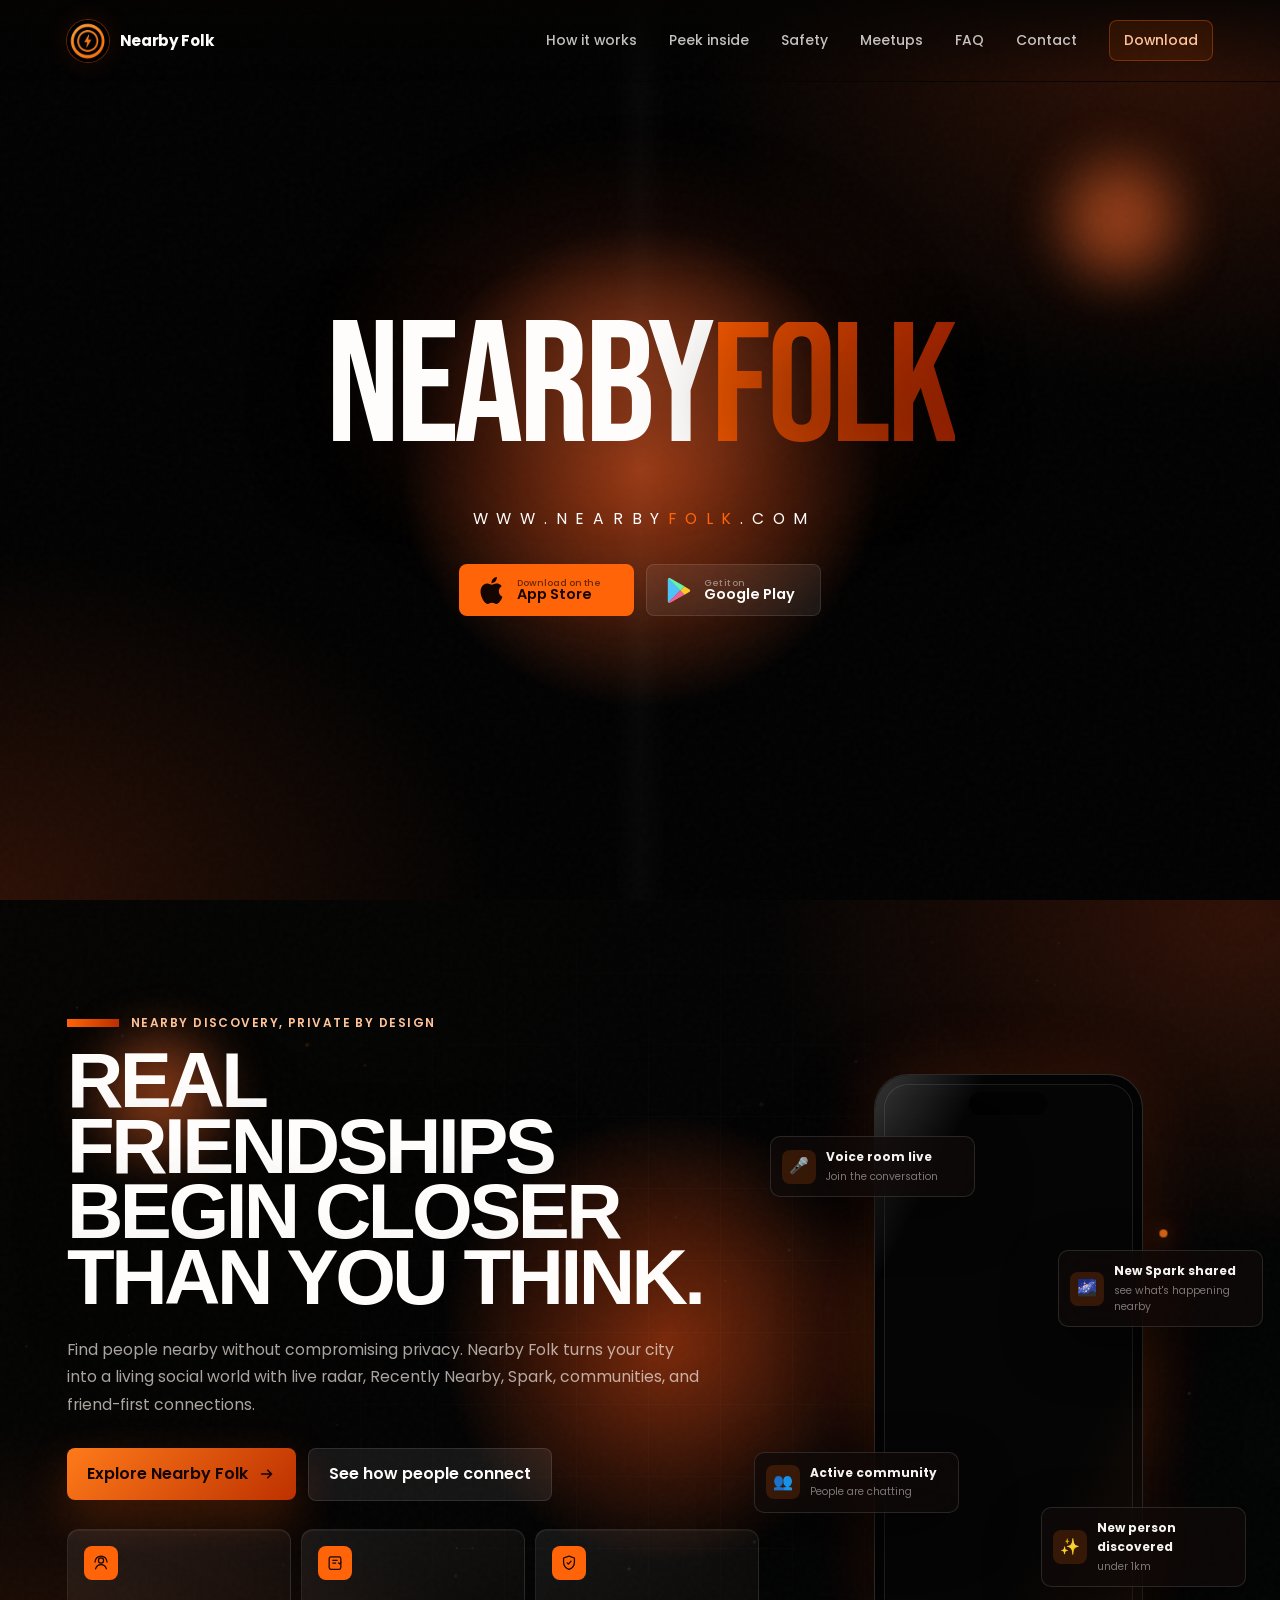
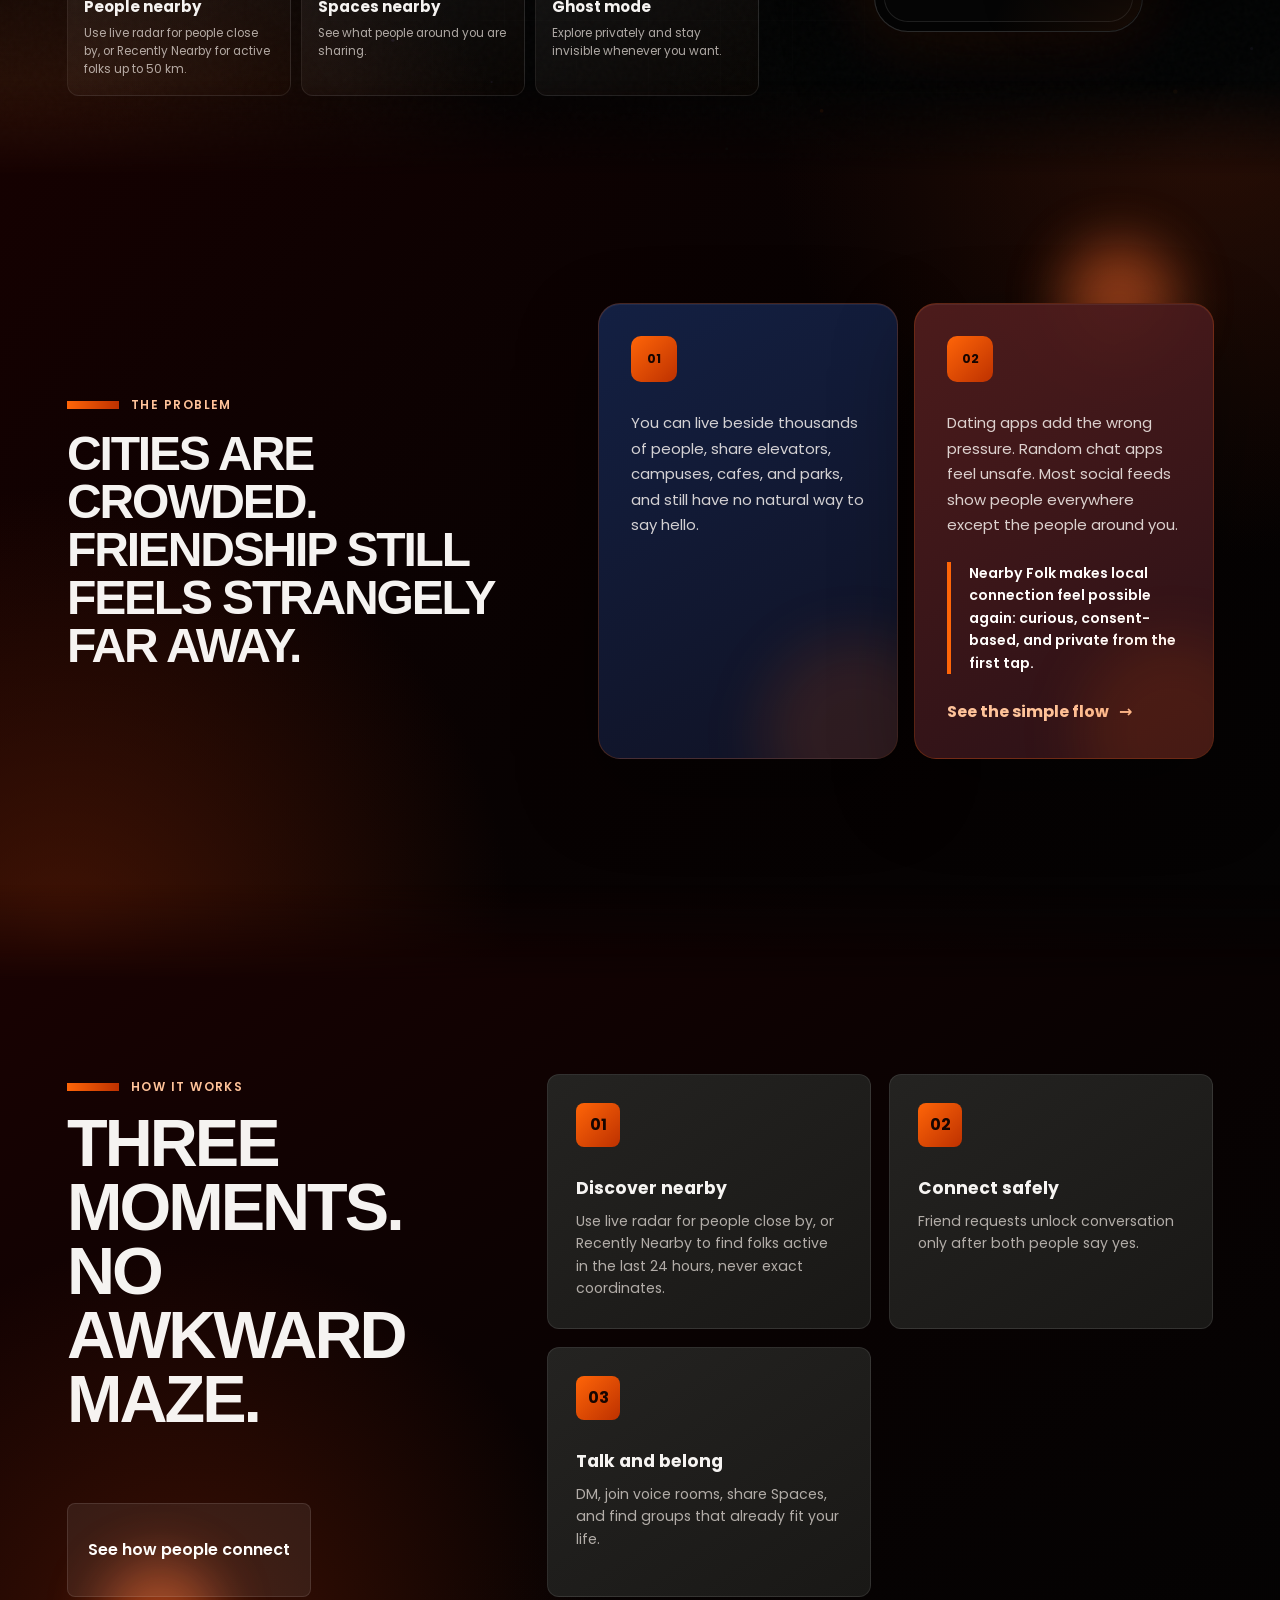
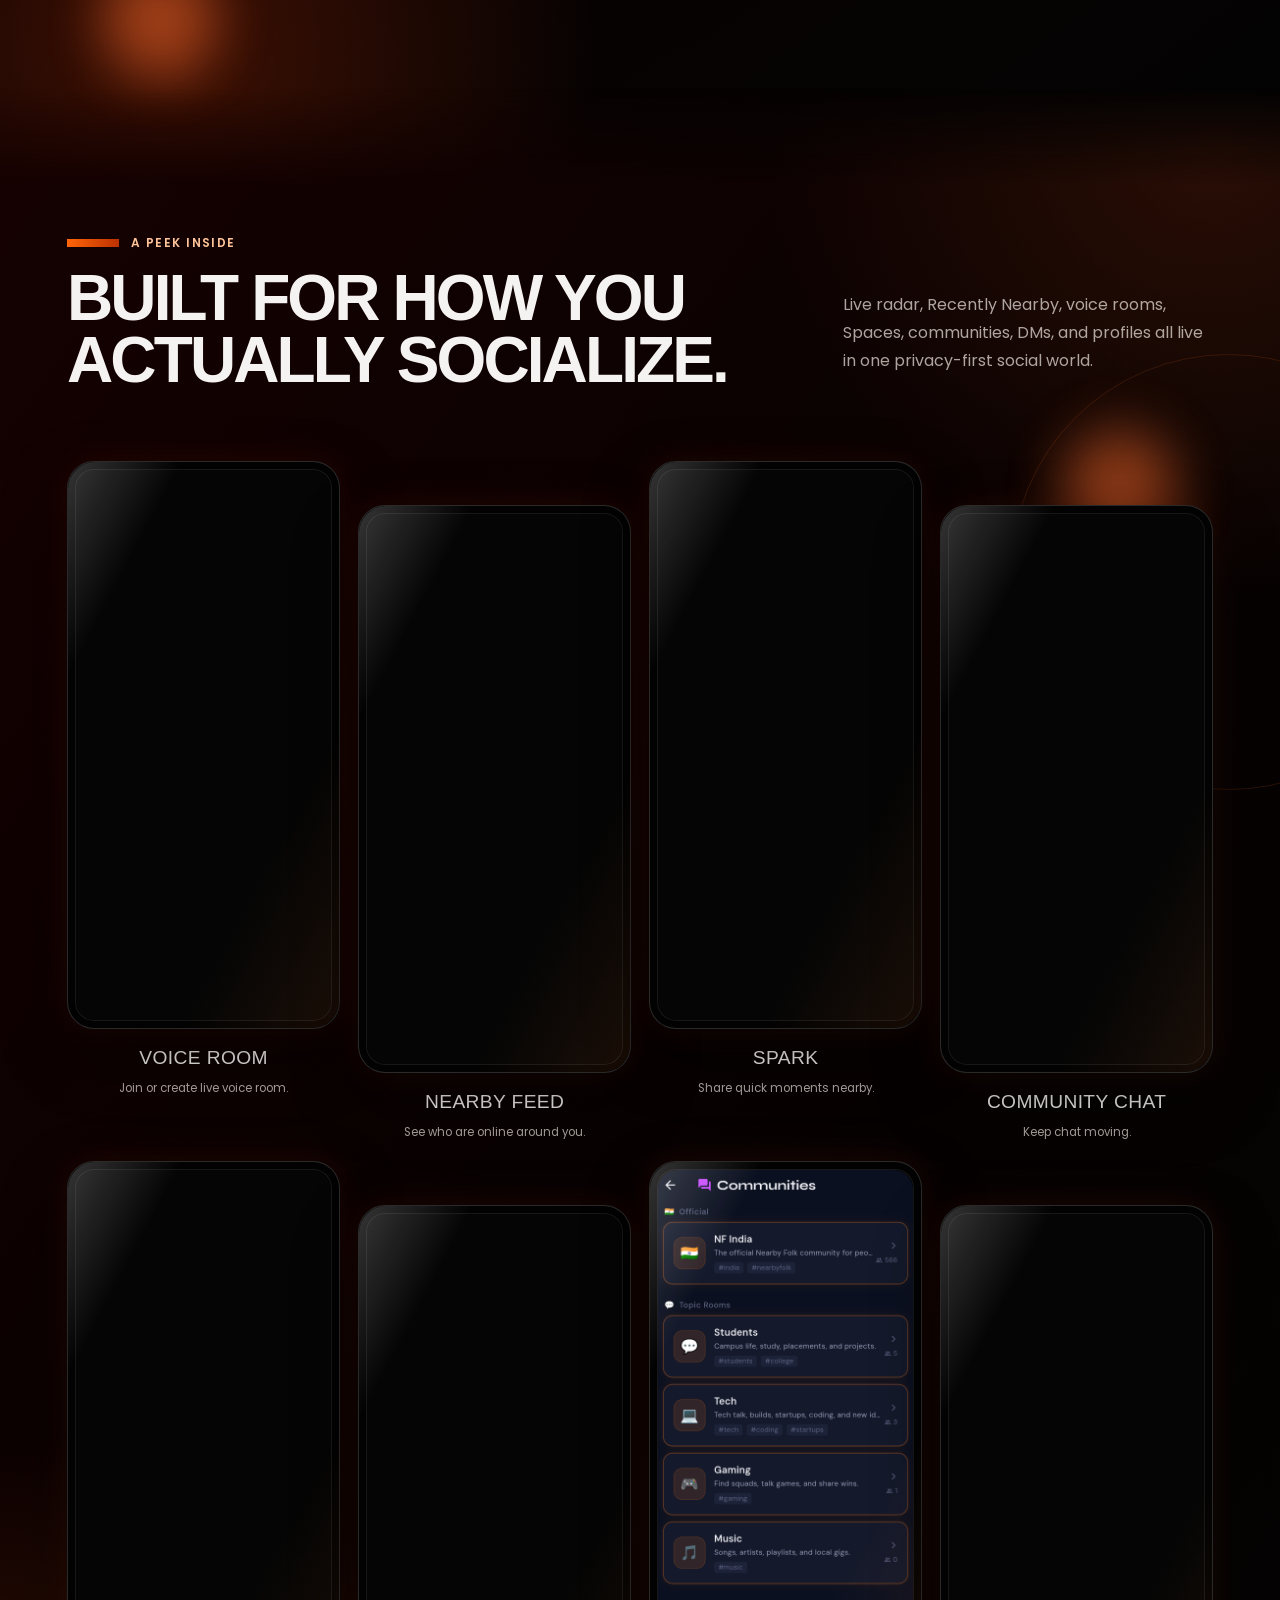
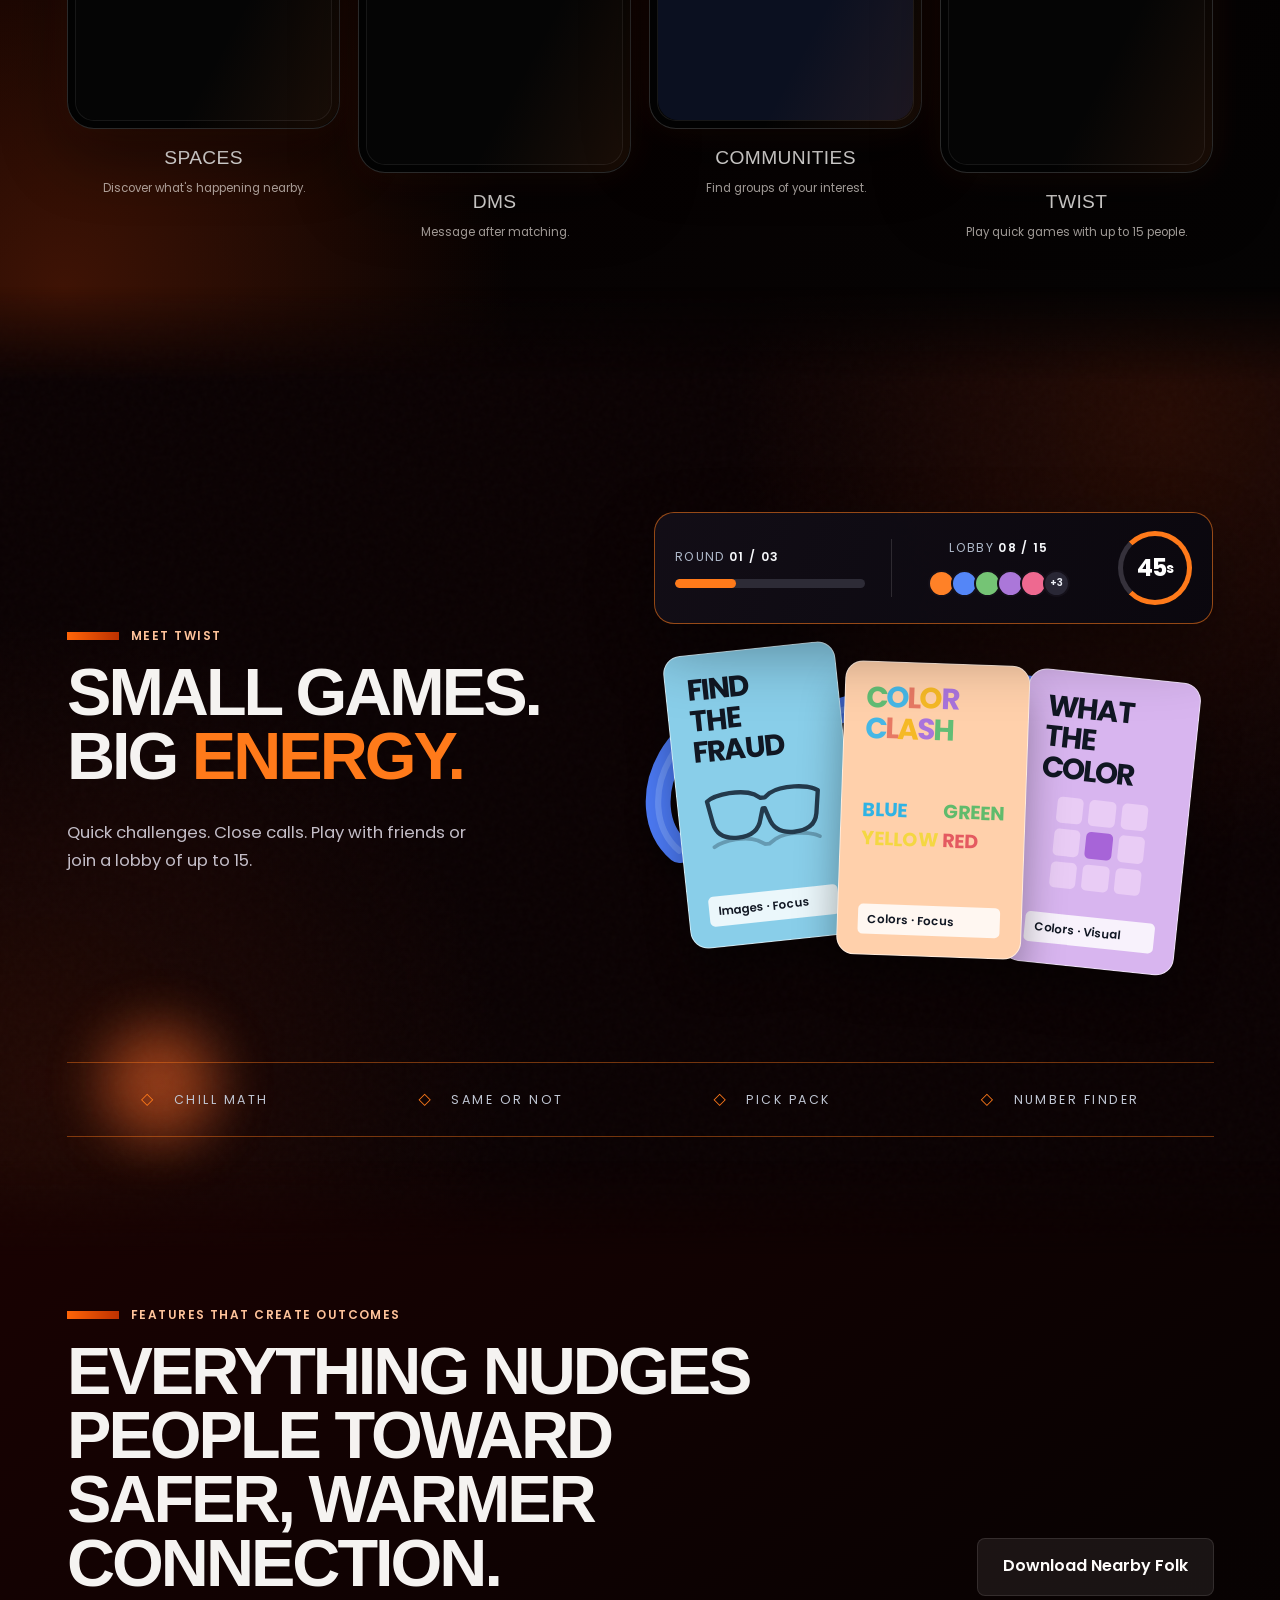
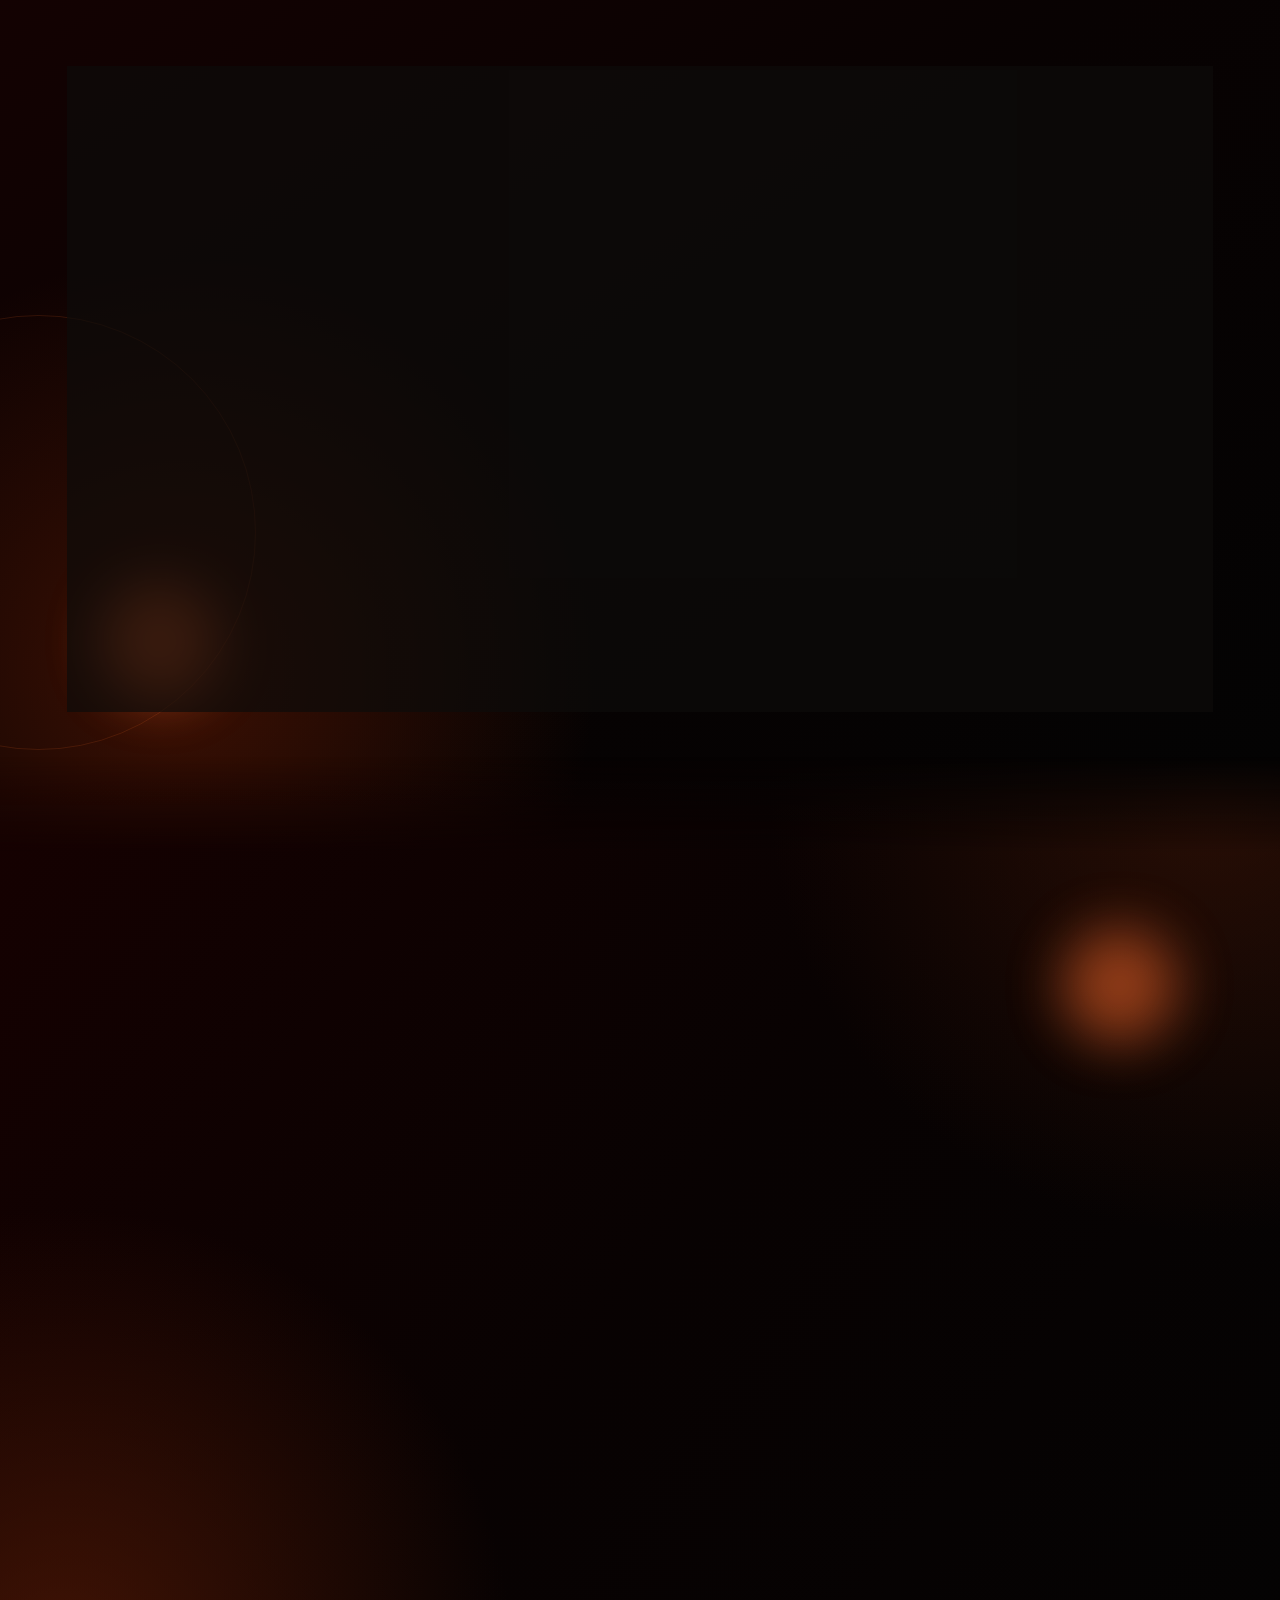
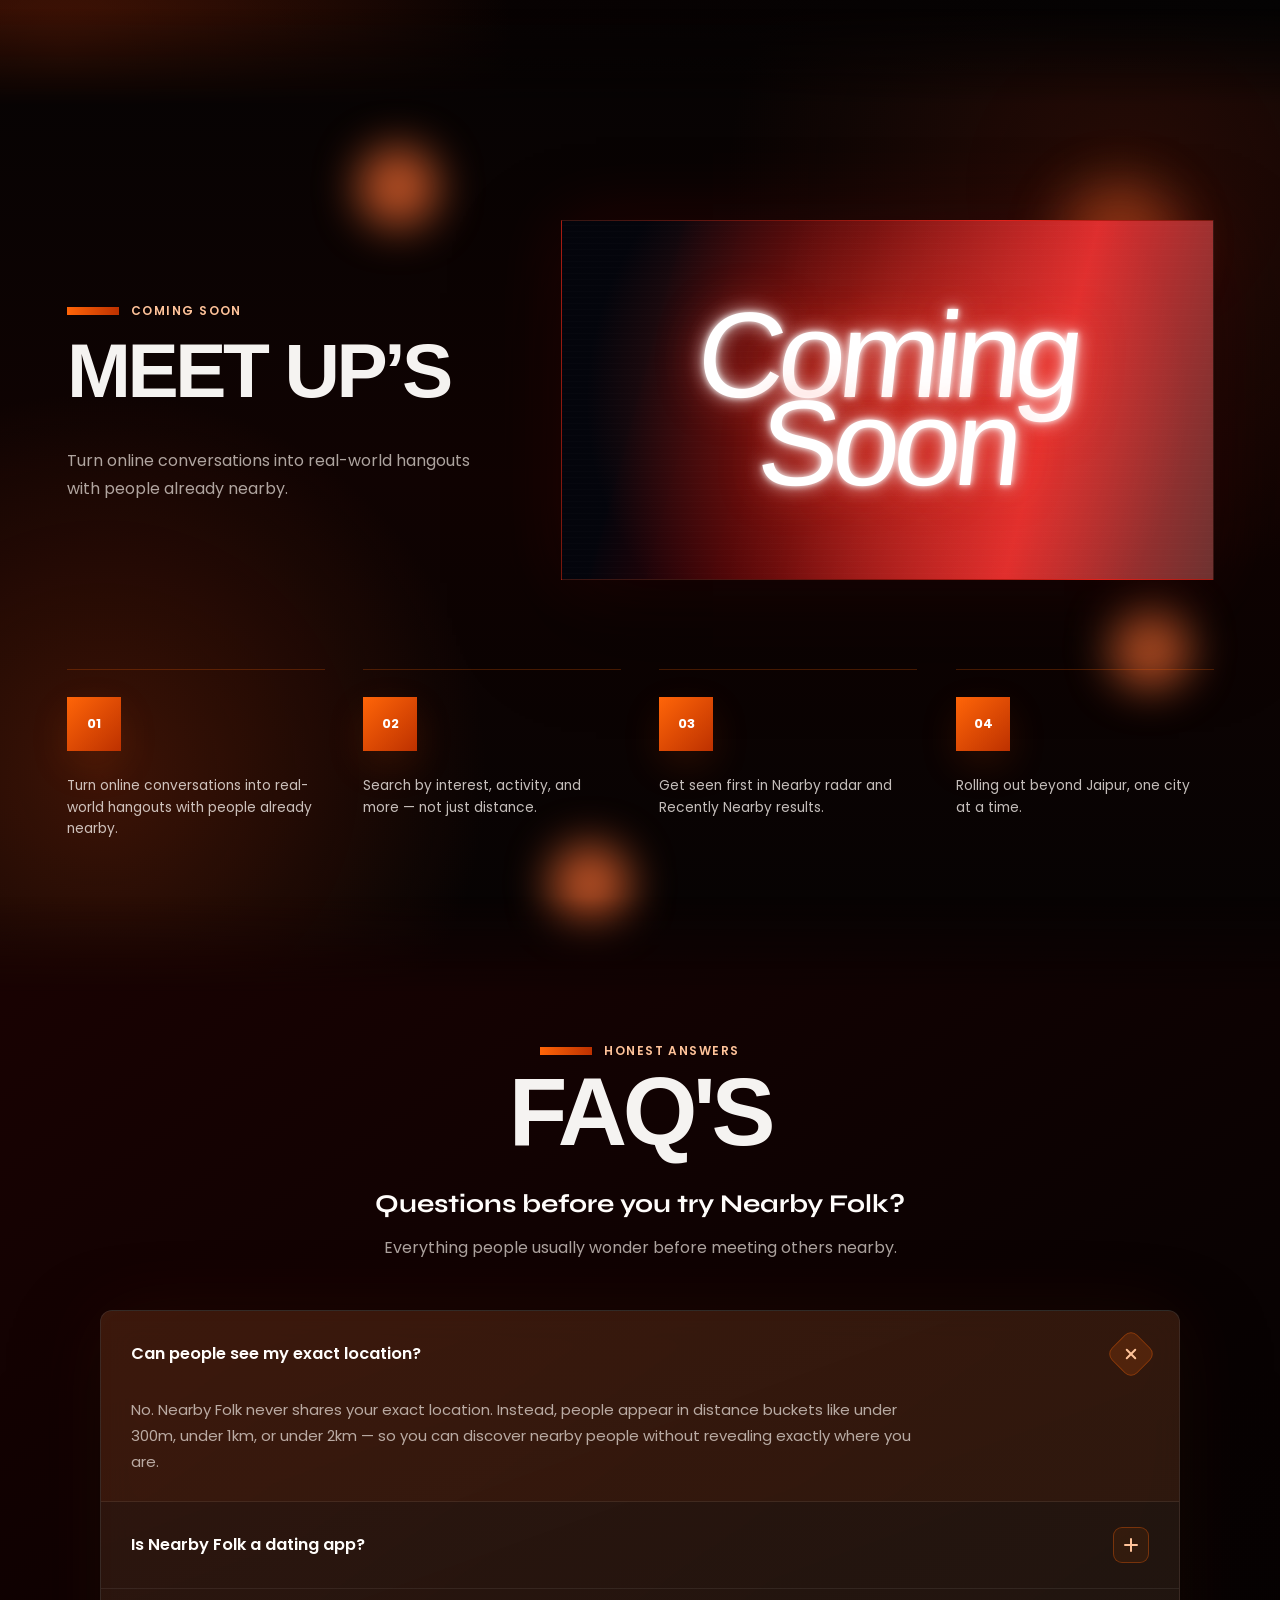
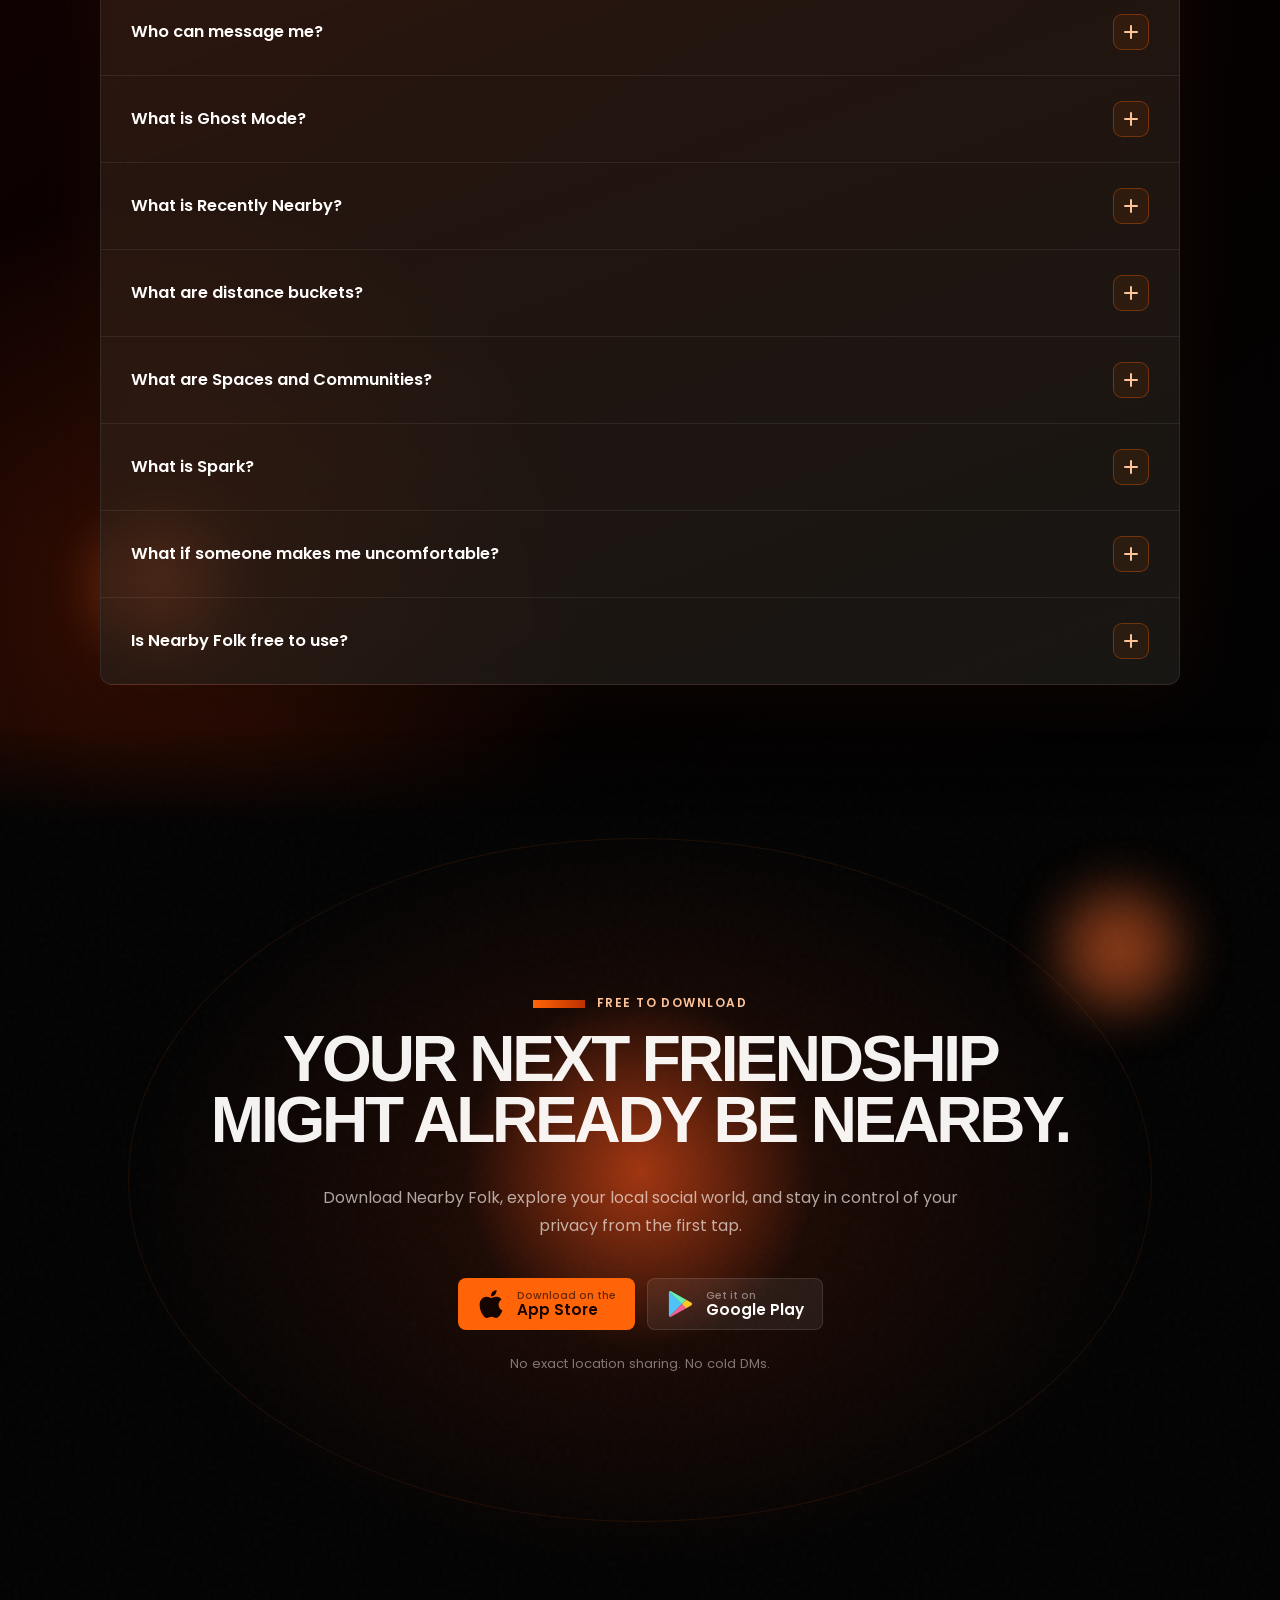
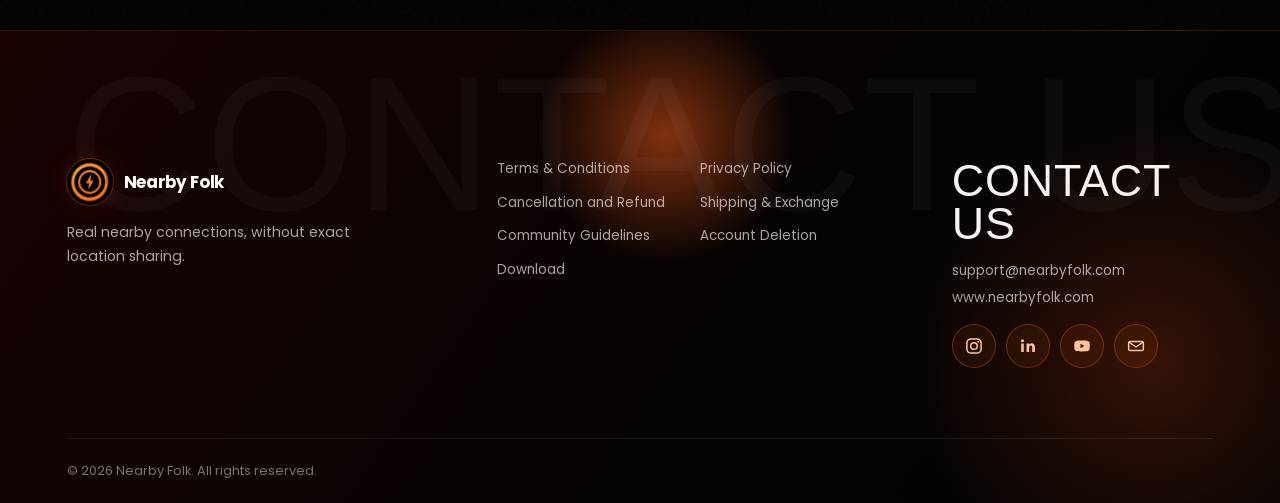
<file: index.html>
<!DOCTYPE html>
<html lang="en">

<head>
  <meta charset="UTF-8">
  <meta name="viewport" content="width=device-width, initial-scale=1.0">
  <meta name="description"
    content="Nearby Folk helps you find real people nearby without revealing your exact location. Use live radar, Recently Nearby, stories, and communities to connect safely.">
  <link rel="canonical" href="https://nearbyfolk.com/">
  <meta property="og:title" content="Nearby Folk - Find people nearby without compromising privacy">
  <meta property="og:description"
    content="Find people nearby with live radar and Recently Nearby, join local communities, and stay in control of your privacy from the first tap.">
  <meta property="og:type" content="website">
  <meta property="og:url" content="https://nearbyfolk.com/">
  <meta property="og:site_name" content="Nearby Folk">
  <meta property="og:image" content="https://nearbyfolk.com/assets/logo.png?v=20260602b">
  <meta property="og:image:width" content="800">
  <meta property="og:image:height" content="800">
  <meta name="twitter:card" content="summary_large_image">
  <meta name="twitter:image" content="https://nearbyfolk.com/assets/logo.png?v=20260602b">
  <title>Nearby Folk - Find people nearby without compromising privacy</title>
  <link rel="icon" href="/favicon.ico" sizes="any">
  <link rel="icon" type="image/png" sizes="48x48" href="/favicon-48x48.png">
  <link rel="icon" type="image/png" sizes="96x96" href="/favicon-96x96.png">
  <link rel="icon" type="image/png" sizes="192x192" href="/favicon-192x192.png">
  <link rel="icon" type="image/png" sizes="512x512" href="/favicon-512x512.png">
  <link rel="apple-touch-icon" sizes="180x180" href="/apple-touch-icon.png">
  <link rel="preconnect" href="https://fonts.googleapis.com">
  <link rel="preconnect" href="https://fonts.gstatic.com" crossorigin>
  <link href="https://fonts.googleapis.com/css2?family=Bebas+Neue&family=Syne:wght@500;600;700;800&display=swap"
    rel="stylesheet">
  <link rel="preload" href="media/nf-logo.png?v=20260602b" as="image">
  <link rel="stylesheet" href="styles.css?v=20261020-mobile-features">
  <script type="application/ld+json">
  {
    "@context": "https://schema.org",
    "@type": "Organization",
    "@id": "https://nearbyfolk.com/#organization",
    "name": "Nearby Folk",
    "alternateName": "NearbyFolk",
    "url": "https://nearbyfolk.com/",
    "logo": {
      "@type": "ImageObject",
      "url": "https://nearbyfolk.com/assets/logo.png?v=20260602b",
      "contentUrl": "https://nearbyfolk.com/assets/logo.png?v=20260602b",
      "width": 800,
      "height": 800
    },
    "sameAs": []
  }
  </script>
</head>

<body>
  <a class="skip-link" href="#main">Skip to content</a>

  <nav class="site-nav" aria-label="Primary navigation">
    <a class="brand" href="#intro" aria-label="Nearby Folk home">
      <img src="media/nf-logo.png?v=20260602b" alt="" width="36" height="36" class="brand-mark">
      <span>Nearby Folk</span>
    </a>
    <div class="nav-links" aria-label="Landing page sections">
      <a href="#how">How it works</a>
      <a href="#peek">Peek inside</a>
      <a href="#safety">Safety</a>
      <a href="#meetups">Meetups</a>
      <a href="#proof">FAQ</a>
      <a href="#contact">Contact</a>
      <a href="#download" class="nav-download">Download</a>
    </div>
  </nav>

  <main id="main">
    <section class="brand-intro" id="intro" aria-label="Nearby Folk introduction">
      <div class="grain" aria-hidden="true"></div>
      <div class="intro-glow" aria-hidden="true"></div>
      <div class="brand-intro-inner">
        <div class="brand-wordmark" aria-label="Nearby Folk" data-reveal>
          <span>Nearby</span><span>Folk</span>
        </div>
        <p class="brand-url" data-reveal data-delay="90">WWW.NEARBY<span>FOLK</span>.COM</p>
        <div class="store-actions intro-store-actions" aria-label="Download options" data-reveal data-delay="170">
          <button class="store-button store-primary" type="button" data-coming-soon-trigger
            aria-label="Download Nearby Folk on the App Store">
            <svg viewBox="0 0 256 315" aria-hidden="true">
              <path
                d="M213.803 167.031c.442 47.579 41.739 63.412 42.197 63.614-.349 1.116-6.599 22.563-21.757 44.717-13.104 19.152-26.705 38.234-48.129 38.63-21.052.387-27.821-12.484-51.889-12.484-24.061 0-31.582 12.088-51.51 12.871-20.68.783-36.428-20.711-49.641-39.793-26.999-39.034-47.632-110.3-19.927-158.406 13.763-23.889 38.359-39.017 65.056-39.405 20.307-.387 39.475 13.662 51.889 13.662 12.406 0 35.699-16.896 60.186-14.414 10.251.427 39.026 4.141 57.503 31.187-1.489.922-34.334 20.043-33.977 59.821M174.239 50.199C185.218 36.909 192.608 18.408 190.592 0c-15.826.636-34.962 10.546-46.314 23.828-10.173 11.763-19.082 30.589-16.678 48.633 17.639 1.365 35.66-8.964 46.639-22.262"
                fill="currentColor" />
            </svg>
            <span><small>Download on the</small>App Store</span>
          </button>
          <a class="store-button" href="https://play.google.com/store/apps/details?id=com.nearbyfolk.app"
            target="_blank" rel="noopener noreferrer" aria-label="Get Nearby Folk on Google Play">
            <svg viewBox="0 0 28 28" aria-hidden="true">
              <path d="M3.4 1.4c-.3.3-.5.8-.5 1.5v22.2c0 .7.2 1.2.5 1.5l.1.1L15.9 14v-.3L3.5 1.3l-.1.1Z"
                fill="#4FC3F7" />
              <path d="m20.1 18.4-4.2-4.2v-.3l4.2-4.2.1.1 4.9 2.8c1.4.8 1.4 2.1 0 2.9l-4.9 2.8-.1.1Z" fill="#FFCA28" />
              <path d="M20.2 18.3 15.9 14 3.4 26.5c.5.5 1.2.6 2.1.1l14.7-8.3Z" fill="#F06292" />
              <path d="M20.2 9.7 5.5 1.4c-.9-.5-1.6-.4-2.1.1L15.9 14l4.3-4.3Z" fill="#69F0AE" />
            </svg>
            <span><small>Get it on</small>Google Play</span>
          </a>
        </div>
      </div>
    </section>

    <section class="hero section-black" id="top" aria-labelledby="hero-title">
      <canvas id="ambientCanvas" class="hero-canvas" aria-hidden="true"></canvas>
      <div class="grain" aria-hidden="true"></div>

      <div class="hero-copy" data-reveal>
        <p class="eyebrow"><span></span>Nearby discovery, private by design</p>
        <h1 id="hero-title">Real friendships<br>begin closer<br>than you think.</h1>
        <p class="hero-lede">
          Find people nearby without compromising privacy. Nearby Folk turns your city into a living social world with
          live radar, Recently Nearby, Spark, communities, and friend-first connections.
        </p>

        <div class="hero-actions" aria-label="Primary actions">
          <a class="button button-primary" href="#peek">
            Explore Nearby Folk
            <svg viewBox="0 0 20 20" aria-hidden="true">
              <path d="M4 10h10.2M10.8 5.8 15 10l-4.2 4.2" fill="none" stroke="currentColor" stroke-width="1.8"
                stroke-linecap="round" stroke-linejoin="round" />
            </svg>
          </a>
          <a class="button button-secondary" href="#how">See how people connect</a>
        </div>

        <ul class="trust-row" aria-label="How Nearby Folk works">
          <li>
            <div class="micro-card-icon" aria-hidden="true">
              <svg viewBox="0 0 24 24">
                <path
                  d="M12 12a3.1 3.1 0 1 0 0-6.2 3.1 3.1 0 0 0 0 6.2Zm-6.5 7.1c.8-3 3.3-5.1 6.5-5.1s5.7 2.1 6.5 5.1M4.8 10.8a7.2 7.2 0 0 1 14.4 0"
                  fill="none" stroke="currentColor" stroke-width="1.5" stroke-linecap="round" />
              </svg>
            </div>
            <strong>People nearby</strong>
            <p>Use live radar for people close by, or Recently Nearby for active folks up to 50 km.</p>
          </li>
          <li>
            <div class="micro-card-icon" aria-hidden="true">
              <svg viewBox="0 0 24 24">
                <path
                  d="M7 4.5h10a2 2 0 0 1 2 2v11a2 2 0 0 1-2 2H7a2 2 0 0 1-2-2v-11a2 2 0 0 1 2-2Zm2.4 4.2h5.2M9.4 12h3.4M16.4 12l1.1 1.1 2-2"
                  fill="none" stroke="currentColor" stroke-width="1.5" stroke-linecap="round" stroke-linejoin="round" />
              </svg>
            </div>
            <strong>Spaces nearby</strong>
            <p>See what people around you are sharing.</p>
          </li>
          <li>
            <div class="micro-card-icon" aria-hidden="true">
              <svg viewBox="0 0 24 24">
                <path d="M12 3.7 18.5 6v5c0 4-2.5 7.1-6.5 8.7C8 18.1 5.5 15 5.5 11V6L12 3.7Zm-2.3 8.1 1.6 1.6 3.2-3.6"
                  fill="none" stroke="currentColor" stroke-width="1.5" stroke-linecap="round" stroke-linejoin="round" />
              </svg>
            </div>
            <strong>Ghost mode</strong>
            <p>Explore privately and stay invisible whenever you want.</p>
          </li>
        </ul>
      </div>

      <div class="hero-stage" aria-label="Nearby Folk app preview" data-reveal data-delay="120">
        <div class="radar-field" aria-hidden="true">
          <span class="radar-ring ring-one"></span>
          <span class="radar-ring ring-two"></span>
          <span class="radar-ring ring-three"></span>
          <span class="privacy-pin pin-one"></span>
          <span class="privacy-pin pin-two"></span>
          <span class="privacy-pin pin-three"></span>
          <span class="privacy-pin pin-four"></span>
        </div>

        <div class="activity-card activity-one">
          <span class="activity-icon">&#127908;</span>
          <div><strong>Voice room live</strong><small>Join the conversation</small></div>
        </div>
        <div class="activity-card activity-two">
          <span class="activity-icon">&#127756;</span>
          <div><strong>New Spark shared</strong><small>see what's happening nearby </small></div>
        </div>
        <div class="activity-card activity-three">
          <span class="activity-icon">&#128101;</span>
          <div><strong>Active community</strong><small>People are chatting</small></div>
        </div>
        <div class="activity-card activity-four">
          <span class="activity-icon">&#10024;</span>
          <div><strong>New person discovered</strong><small>under 1km</small></div>
        </div>

        <figure class="phone hero-phone tilt-card">
          <div class="phone-shell">
            <div class="phone-notch hero-island" aria-hidden="true"></div>
            <div class="screen screenshot-screen hero-screenshot-screen">
              <img src="media/hero-nearby-screen.jpg" alt="Nearby Folk nearby discovery app screen" width="1080"
                height="2246" decoding="async">
            </div>
          </div>
          <figcaption class="sr-only">Nearby Folk phone preview showing private live radar and Recently Nearby
            discovery.</figcaption>
        </figure>
      </div>
    </section>

    <section class="problem section-charcoal" id="problem" aria-labelledby="problem-title">
      <div class="section-inner problem-grid">
        <div class="section-kicker" data-reveal>
          <p class="eyebrow"><span></span>The problem</p>
          <h2 id="problem-title">Cities are crowded. Friendship still feels strangely far away.</h2>
        </div>
        <div class="problem-story problem-cards" aria-label="Why local connection feels difficult">
          <article class="problem-card problem-card-primary" data-reveal data-delay="80">
            <span class="problem-card-number" aria-hidden="true">01</span>
            <p>You can live beside thousands of people, share elevators, campuses, cafes, and parks, and still have no
              natural way to say hello.</p>
          </article>
          <article class="problem-card problem-card-secondary" data-reveal data-delay="170">
            <span class="problem-card-number" aria-hidden="true">02</span>
            <p>Dating apps add the wrong pressure. Random chat apps feel unsafe. Most social feeds show people
              everywhere except the people around you.</p>
            <p class="resolution-copy">Nearby Folk makes local connection feel possible again: curious, consent-based,
              and private from the first tap.</p>
            <a class="text-link" href="#how">See the simple flow</a>
          </article>
        </div>
      </div>
    </section>

    <section class="how section-glass" id="how" aria-labelledby="how-title">
      <div class="section-inner">
        <div class="compact-heading" data-reveal>
          <p class="eyebrow centered"><span></span>How it works</p>
          <h2 id="how-title">Three moments. No awkward maze.</h2>
        </div>

        <ol class="flow-list" data-reveal data-delay="80">
          <li>
            <span class="flow-icon">01</span>
            <div><strong>Discover nearby</strong>
              <p>Use live radar for people close by, or Recently Nearby to find folks active in the last 24 hours, never
                exact coordinates.</p>
            </div>
          </li>
          <li>
            <span class="flow-arrow" aria-hidden="true"></span>
            <span class="flow-icon">02</span>
            <div><strong>Connect safely</strong>
              <p>Friend requests unlock conversation only after both people say yes.</p>
            </div>
          </li>
          <li>
            <span class="flow-arrow" aria-hidden="true"></span>
            <span class="flow-icon">03</span>
            <div><strong>Talk and belong</strong>
              <p>DM, join voice rooms, share Spaces, and find groups that already fit your life.</p>
            </div>
          </li>
        </ol>

        <div class="section-cta" data-reveal data-delay="160">
          <a class="button button-secondary" href="#peek">See how people connect</a>
        </div>
      </div>
    </section>

    <section class="peek section-black" id="peek" aria-labelledby="peek-title">
      <div class="section-inner">
        <div class="split-heading" data-reveal>
          <div>
            <p class="eyebrow"><span></span>A Peek Inside</p>
            <h2 id="peek-title">Built for how you actually socialize.</h2>
          </div>
          <p>Live radar, Recently Nearby, voice rooms, Spaces, communities, DMs, and profiles all live in one
            privacy-first social world.</p>
        </div>

        <div class="phone-gallery" aria-label="Nearby Folk product screens">
          <figure class="phone showcase-phone voice-room-phone tilt-card" data-reveal>
            <div class="phone-shell">
              <div class="screen screenshot-screen">
                <img src="media/peek-voice-room.png" alt="Nearby Folk live voice room with participant grid and call controls" width="1375" height="2945"
                  loading="lazy" decoding="async">
              </div>
            </div>
            <figcaption><strong>Voice room</strong><span>Join or create live voice room.</span></figcaption>
          </figure>

          <figure class="phone showcase-phone nearby-feed-phone tilt-card" data-reveal data-delay="80">
            <div class="phone-shell">
              <div class="screen screenshot-screen">
                <img src="media/peek-nearby-feed-fitted.png" alt="Nearby Folk nearby feed app screen" width="914"
                  height="1918" loading="lazy" decoding="async">
              </div>
            </div>
            <figcaption><strong>Nearby Feed</strong><span>See who are online around you.</span></figcaption>
          </figure>

          <figure class="phone showcase-phone spark-phone tilt-card" data-reveal data-delay="160">
            <div class="phone-shell">
              <div class="screen screenshot-screen">
                <img src="media/peek-spark.png" alt="Nearby Folk Spark screen showing quick moments nearby" width="1080"
                  height="2271" loading="lazy" decoding="async">
              </div>
            </div>
            <figcaption><strong>Spark</strong><span>Share quick moments nearby.</span></figcaption>
          </figure>

          <figure class="phone showcase-phone tilt-card" data-reveal data-delay="240">
            <div class="phone-shell">
              <div class="screen screenshot-screen">
                <img src="media/peek-community-chat.jpg" alt="Nearby Folk community chat app screen" width="1080"
                  height="2243" loading="lazy" decoding="async">
              </div>
            </div>
            <figcaption><strong>Community Chat</strong><span>Keep chat moving.</span></figcaption>
          </figure>

          <figure class="phone showcase-phone spaces-phone tilt-card" data-reveal data-delay="320">
            <div class="phone-shell">
              <div class="screen screenshot-screen">
                <img src="media/peek-spaces.png" alt="Nearby Folk home screen with Spaces and Communities" width="1376" height="2925"
                  loading="lazy" decoding="async">
              </div>
            </div>
            <figcaption><strong>Spaces</strong><span>Discover what's happening nearby.</span></figcaption>
          </figure>

          <figure class="phone showcase-phone tilt-card" data-reveal data-delay="400">
            <div class="phone-shell">
              <div class="screen screenshot-screen">
                <img src="media/peek-dms.jpg" alt="Nearby Folk DMs app screen" width="1080" height="2238" loading="lazy"
                  decoding="async">
              </div>
            </div>
            <figcaption><strong>DMs</strong><span>Message after matching.</span></figcaption>
          </figure>

          <figure class="phone showcase-phone tilt-card" data-reveal data-delay="480">
            <div class="phone-shell">
              <div class="screen screenshot-screen">
                <img src="media/peek-communities.png" alt="Nearby Folk communities app screen" width="1080"
                  height="2240" loading="lazy" decoding="async">
              </div>
            </div>
            <figcaption><strong>Communities</strong><span>Find groups of your interest.</span></figcaption>
          </figure>

          <figure class="phone showcase-phone twist-phone tilt-card" data-reveal data-delay="560">
            <div class="phone-shell">
              <div class="screen screenshot-screen">
                <img src="media/peek-twist.png" alt="Twist game screen with mini-game cards, a 15-player lobby, and weekly scores" width="1080"
                  height="2278" loading="lazy" decoding="async">
              </div>
            </div>
            <figcaption><strong>Twist</strong><span>Play quick games with up to 15 people.</span></figcaption>
          </figure>
        </div>
      </div>
    </section>

    <section class="twist section-black" id="twist" aria-labelledby="twist-title">
      <div class="grain" aria-hidden="true"></div>
      <div class="section-inner twist-inner">
        <div class="twist-main">
          <div class="twist-copy" data-reveal>
            <p class="eyebrow"><span></span>Meet Twist</p>
            <h2 id="twist-title">Small games.<br>Big <em>energy.</em></h2>
            <p class="twist-lede">Quick challenges. Close calls. Play with friends or join a lobby of up to 15.</p>
          </div>

          <div class="twist-showcase" data-reveal data-delay="100">
            <div class="twist-round" aria-label="Example round: round one of three, eight of fifteen lobby places filled, forty-five second timer">
              <div class="twist-round-progress">
                <span>Round <strong>01 / 03</strong></span>
                <span class="twist-progress-track" aria-hidden="true"><span></span></span>
              </div>
              <div class="twist-lobby">
                <span>Lobby <strong>08 / 15</strong></span>
                <span class="twist-players" aria-hidden="true">
                  <i></i><i></i><i></i><i></i><i></i><b>+3</b>
                </span>
              </div>
              <div class="twist-timer" aria-label="45 seconds">45<span>s</span></div>
            </div>

            <div class="twist-games-heading">
              <span>Pick your challenge</span>
              <small>Swipe to explore</small>
            </div>

            <div class="twist-art">
              <svg class="twist-ribbon" viewBox="0 0 900 520" fill="none" aria-hidden="true" focusable="false">
                <path d="M76 351C-8 279 73 99 220 136c108 28 39 175-19 159-55-15 25-158 185-181 154-22 126 119 77 149-66 40-104-78-11-133 97-56 217-60 275 2 62 66 6 177-81 177-88 0-104-103-28-123 93-24 209 103 120 184-86 78-225 31-282-15" stroke="#4c7af4" stroke-width="40" stroke-linecap="round" stroke-linejoin="round"/>
                <path d="M76 351C-8 279 73 99 220 136c108 28 39 175-19 159-55-15 25-158 185-181 154-22 126 119 77 149-66 40-104-78-11-133 97-56 217-60 275 2 62 66 6 177-81 177-88 0-104-103-28-123 93-24 209 103 120 184-86 78-225 31-282-15" stroke="#8fb3ff" stroke-opacity=".42" stroke-width="10" stroke-linecap="round" stroke-linejoin="round"/>
              </svg>

              <div class="twist-card-track" id="twist-card-track" tabindex="0" aria-label="Twist mini games">
                <article class="twist-game twist-game-fraud" id="twist-game-1">
                  <h3>Find<br>the<br>Fraud</h3>
                  <svg class="twist-glasses" viewBox="0 0 240 146" fill="none" aria-hidden="true" focusable="false">
                    <path d="M17 33c18-13 66-16 89-4l10 7h8l10-7c23-12 71-9 89 4l-7 42c-4 21-19 30-44 30-24 0-39-10-44-30l-6-19h-4l-6 19c-5 20-20 30-44 30-25 0-40-9-44-30l-7-42Z" stroke="currentColor" stroke-width="8" stroke-linejoin="round"/>
                    <path d="M22 118c20-12 61-14 81-4l13 8h8l13-8c20-10 61-8 81 4" stroke="currentColor" stroke-width="7" stroke-linecap="round" opacity=".35"/>
                  </svg>
                  <span class="twist-game-tag">Images · Focus</span>
                </article>

                <article class="twist-game twist-game-clash" id="twist-game-2">
                  <h3><span>C</span><span>o</span><span>l</span><span>o</span><span>r</span><br><span>C</span><span>l</span><span>a</span><span>s</span><span>h</span></h3>
                  <div class="twist-color-words" aria-hidden="true">
                    <span>Blue</span><span>Green</span><span>Yellow</span><span>Red</span>
                  </div>
                  <span class="twist-game-tag">Colors · Focus</span>
                </article>

                <article class="twist-game twist-game-color" id="twist-game-3">
                  <h3>What<br>the<br>Color</h3>
                  <div class="twist-color-grid" aria-hidden="true">
                    <i></i><i></i><i></i><i></i><i></i><i></i><i></i><i></i><i></i>
                  </div>
                  <span class="twist-game-tag">Colors · Visual</span>
                </article>
              </div>
            </div>

            <div class="twist-carousel-controls" aria-label="Choose a game card">
              <button class="is-active" type="button" aria-label="Show Find the Fraud" aria-pressed="true" data-twist-card="0"></button>
              <button type="button" aria-label="Show Color Clash" aria-pressed="false" data-twist-card="1"></button>
              <button type="button" aria-label="Show What the Color" aria-pressed="false" data-twist-card="2"></button>
            </div>
            <p class="twist-swipe-hint">Swipe to explore</p>
          </div>
        </div>

        <ul class="twist-more-games" aria-label="More Twist mini games" data-reveal>
          <li>Chill Math</li>
          <li>Same or Not</li>
          <li>Pick Pack</li>
          <li>Number Finder</li>
        </ul>
      </div>
    </section>

    <section class="safety section-safety" id="safety" aria-labelledby="safety-title">
      <div class="section-inner safety-layout">
        <div class="safety-visual" data-reveal aria-hidden="true">
          <div class="shield">
            <span></span>
            <b>Private</b>
          </div>
          <div class="shield-ring ring-a"></div>
          <div class="shield-ring ring-b"></div>
          <div class="shield-note note-a">Distance buckets</div>
          <div class="shield-note note-b">No exact location</div>
          <div class="shield-note note-c">Block + report</div>
        </div>

        <div class="safety-copy" data-reveal data-delay="100">
          <p class="eyebrow"><span></span>Privacy &amp; safety</p>
          <h2 id="safety-title">Find people nearby without feeling exposed.</h2>
          <p class="section-lede">The product only works if people feel safe enough to be real. Nearby Folk hides exact
            locations, limits contact, and gives every person control over visibility.</p>

          <div class="safety-grid">
            <article><strong>Ghost mode</strong>
              <p>Disappear from discovery whenever you want.</p>
            </article>
            <article><strong>Recently Nearby</strong>
              <p>Find people active in the last 24 hours within privacy-safe distance ranges up to 50 km.</p>
            </article>
            <article><strong>Friend-first DMs</strong>
              <p>Messages open after mutual acceptance.</p>
            </article>
            <article><strong>Block and report</strong>
              <p>Remove unsafe people from every shared surface.</p>
            </article>
            <article><strong>No exact sharing</strong>
              <p>No street, building, or live map location is exposed.</p>
            </article>
            <article><strong>Moderated rooms</strong>
              <p>Voice rooms and communities include safety controls.</p>
            </article>
          </div>
        </div>
      </div>
    </section>

    <section class="features section-charcoal" id="features" aria-labelledby="features-title">
      <div class="section-inner">
        <div class="split-heading" data-reveal>
          <div>
            <p class="eyebrow"><span></span>Features that create outcomes</p>
            <h2 id="features-title">Everything nudges people toward safer, warmer connection.</h2>
          </div>
          <a class="button button-secondary" href="#download">Download Nearby Folk</a>
        </div>

        <div class="feature-grid">
          <article class="feature-card" data-reveal>
            <span class="feature-icon">01</span>
            <h3>Meet locals without giving away your location.</h3>
            <p>Live radar and Recently Nearby use privacy-preserving ranges so curiosity never becomes exposure.</p>
          </article>
          <article class="feature-card" data-reveal data-delay="60">
            <span class="feature-icon">02</span>
            <h3>Join live conversations with people who share your interests.</h3>
            <p>Voice rooms turn passive browsing into low-pressure, real-time conversation.</p>
          </article>
          <article class="feature-card" data-reveal data-delay="120">
            <span class="feature-icon">03</span>
            <h3>See your neighborhood through nearby Spark.</h3>
            <p>Short-lived updates help people share moments without building another permanent feed.</p>
          </article>
          <article class="feature-card" data-reveal data-delay="180">
            <span class="feature-icon">04</span>
            <h3>Find communities that already match your daily life.</h3>
            <p>Study groups, runners, creators, foodies, gamers, and local circles make belonging easier to start.</p>
          </article>
          <article class="feature-card" data-reveal data-delay="240">
            <span class="feature-icon">05</span>
            <h3>Message only when both people are comfortable.</h3>
            <p>Friend requests create a shared yes before private conversation begins.</p>
          </article>
          <article class="feature-card" data-reveal data-delay="300">
            <span class="feature-icon">06</span>
            <h3>Control your visibility with Ghost Mode.</h3>
            <p>Ghost Mode lets you disable your visibility in nearby discovery, so you control when you
              participate locally.</p>
          </article>
        </div>
      </div>
    </section>

    <section class="meetups" id="meetups" aria-labelledby="meetups-title">
      <div class="meetups-ambient" aria-hidden="true">
        <span></span><span></span><span></span>
      </div>
      <div class="section-inner meetups-inner">
        <div class="meetups-lead" data-reveal>
          <p class="eyebrow"><span></span>Coming soon</p>
          <h2 id="meetups-title">Meet Up’s</h2>
          <p>Turn online conversations into real-world hangouts with people already nearby.</p>
        </div>

        <div class="meetups-sign" aria-label="Meetups coming soon" data-reveal data-delay="120">
          <span>Coming</span>
          <span>Soon</span>
        </div>

        <ol class="meetup-steps" aria-label="Meetups rollout details">
          <li>
            <span class="meetup-step-number">01</span>
            <p>Turn online conversations into real-world hangouts with people already nearby.</p>
          </li>
          <li>
            <span class="meetup-step-number">02</span>
            <p>Search by interest, activity, and more &mdash; not just distance.</p>
          </li>
          <li>
            <span class="meetup-step-number">03</span>
            <p>Get seen first in Nearby radar and Recently Nearby results.</p>
          </li>
          <li>
            <span class="meetup-step-number">04</span>
            <p>Rolling out beyond Jaipur, one city at a time.</p>
          </li>
        </ol>
      </div>
    </section>

    <section class="proof section-proof" id="proof" aria-labelledby="proof-title">
      <div class="section-inner">
        <div class="compact-heading" data-reveal>
          <p class="eyebrow centered"><span></span>Honest answers</p>
          <h2 id="proof-title">FAQ's</h2>
          <p class="proof-question">Questions before you try Nearby Folk?</p>
          <p class="section-lede centered-text">Everything people usually wonder before meeting others nearby.</p>
        </div>

        <div class="faq-list" data-faq data-reveal data-delay="80">
          <article class="faq-item is-open">
            <h3>
              <button class="faq-trigger" type="button" aria-expanded="true" aria-controls="faq-location">
                <span>Can people see my exact location?</span>
                <span class="faq-icon" aria-hidden="true"></span>
              </button>
            </h3>
            <div class="faq-panel" id="faq-location">
              <div>
                <p>No. Nearby Folk never shares your exact location. Instead, people appear in distance buckets like
                  under 300m, under 1km, or under 2km &mdash; so you can discover nearby people without revealing
                  exactly where you are.</p>
              </div>
            </div>
          </article>

          <article class="faq-item">
            <h3>
              <button class="faq-trigger" type="button" aria-expanded="false" aria-controls="faq-dating">
                <span>Is Nearby Folk a dating app?</span>
                <span class="faq-icon" aria-hidden="true"></span>
              </button>
            </h3>
            <div class="faq-panel" id="faq-dating">
              <div>
                <p>No. Nearby Folk is built for friendships, communities, and real local connections &mdash; not endless
                  swiping. The goal is helping people feel more connected to where they live.</p>
              </div>
            </div>
          </article>

          <article class="faq-item">
            <h3>
              <button class="faq-trigger" type="button" aria-expanded="false" aria-controls="faq-messaging">
                <span>Who can message me?</span>
                <span class="faq-icon" aria-hidden="true"></span>
              </button>
            </h3>
            <div class="faq-panel" id="faq-messaging">
              <div>
                <p>Messaging is designed to feel safe and intentional. You stay in control of who you interact with, and
                  Nearby Folk avoids the pressure of random spam conversations.</p>
              </div>
            </div>
          </article>

          <article class="faq-item">
            <h3>
              <button class="faq-trigger" type="button" aria-expanded="false" aria-controls="faq-ghost-mode">
                <span>What is Ghost Mode?</span>
                <span class="faq-icon" aria-hidden="true"></span>
              </button>
            </h3>
            <div class="faq-panel" id="faq-ghost-mode">
              <div>
                <p>Ghost Mode lets you explore privately whenever you want. You can browse without appearing visible to
                  nearby people until you're comfortable.</p>
              </div>
            </div>
          </article>

          <article class="faq-item">
            <h3>
              <button class="faq-trigger" type="button" aria-expanded="false" aria-controls="faq-recently-nearby">
                <span>What is Recently Nearby?</span>
                <span class="faq-icon" aria-hidden="true"></span>
              </button>
            </h3>
            <div class="faq-panel" id="faq-recently-nearby">
              <div>
                <p>Recently Nearby shows people who were active in the last 24 hours within broad ranges up to 50 km. It
                  uses last online time and distance buckets, never exact coordinates, and old entries expire
                  automatically.</p>
              </div>
            </div>
          </article>

          <article class="faq-item">
            <h3>
              <button class="faq-trigger" type="button" aria-expanded="false" aria-controls="faq-distance">
                <span>What are distance buckets?</span>
                <span class="faq-icon" aria-hidden="true"></span>
              </button>
            </h3>
            <div class="faq-panel" id="faq-distance">
              <div>
                <p>Instead of showing exact locations, Nearby Folk groups people into simple ranges like under 300m,
                  under 1km, and under 2km to make nearby discovery feel safer and more comfortable.</p>
              </div>
            </div>
          </article>

          <article class="faq-item">
            <h3>
              <button class="faq-trigger" type="button" aria-expanded="false" aria-controls="faq-stories">
                <span>What are Spaces and Communities?</span>
                <span class="faq-icon" aria-hidden="true"></span>
              </button>
            </h3>
            <div class="faq-panel" id="faq-stories">
              <div>
                <p>Spaces help you see what people around you are sharing, while Communities help you meet people
                  through shared interests, hobbies.</p>
              </div>
            </div>
          </article>

          <article class="faq-item">
            <h3>
              <button class="faq-trigger" type="button" aria-expanded="false" aria-controls="faq-spark">
                <span>What is Spark?</span>
                <span class="faq-icon" aria-hidden="true"></span>
              </button>
            </h3>
            <div class="faq-panel" id="faq-spark">
              <div>
                <p>Spark shows quick moments from people around you &mdash; ordered by distance, not likes or
                  algorithms. The closer someone is, the earlier you see their Spark, so what's happening right next to
                  you always comes first.</p>
              </div>
            </div>
          </article>

          <article class="faq-item">
            <h3>
              <button class="faq-trigger" type="button" aria-expanded="false" aria-controls="faq-comfort">
                <span>What if someone makes me uncomfortable?</span>
                <span class="faq-icon" aria-hidden="true"></span>
              </button>
            </h3>
            <div class="faq-panel" id="faq-comfort">
              <div>
                <p>You can block, report, and control interactions. Nearby Folk is designed to prioritize comfort,
                  privacy, and respectful connections.</p>
              </div>
            </div>
          </article>

          <article class="faq-item">
            <h3>
              <button class="faq-trigger" type="button" aria-expanded="false" aria-controls="faq-free">
                <span>Is Nearby Folk free to use?</span>
                <span class="faq-icon" aria-hidden="true"></span>
              </button>
            </h3>
            <div class="faq-panel" id="faq-free">
              <div>
                <p>Yes &mdash; core Nearby Folk features are free to use.</p>
              </div>
            </div>
          </article>
        </div>
      </div>
    </section>

    <section class="final-cta section-black" id="download" aria-labelledby="download-title">
      <div class="grain" aria-hidden="true"></div>
      <div class="section-inner final-inner" data-reveal>
        <p class="eyebrow centered"><span></span>Free to download</p>
        <h2 id="download-title">Your next friendship might already be nearby.</h2>
        <p class="final-copy">Download Nearby Folk, explore your local social world, and stay in control of your privacy
          from the first tap.</p>

        <div class="store-actions" aria-label="Download options">
          <button class="store-button store-primary" type="button" data-coming-soon-trigger
            aria-label="Download Nearby Folk on the App Store">
            <svg viewBox="0 0 256 315" aria-hidden="true">
              <path
                d="M213.803 167.031c.442 47.579 41.739 63.412 42.197 63.614-.349 1.116-6.599 22.563-21.757 44.717-13.104 19.152-26.705 38.234-48.129 38.63-21.052.387-27.821-12.484-51.889-12.484-24.061 0-31.582 12.088-51.51 12.871-20.68.783-36.428-20.711-49.641-39.793-26.999-39.034-47.632-110.3-19.927-158.406 13.763-23.889 38.359-39.017 65.056-39.405 20.307-.387 39.475 13.662 51.889 13.662 12.406 0 35.699-16.896 60.186-14.414 10.251.427 39.026 4.141 57.503 31.187-1.489.922-34.334 20.043-33.977 59.821M174.239 50.199C185.218 36.909 192.608 18.408 190.592 0c-15.826.636-34.962 10.546-46.314 23.828-10.173 11.763-19.082 30.589-16.678 48.633 17.639 1.365 35.66-8.964 46.639-22.262"
                fill="currentColor" />
            </svg>
            <span><small>Download on the</small>App Store</span>
          </button>
          <a class="store-button" href="https://play.google.com/store/apps/details?id=com.nearbyfolk.app"
            target="_blank" rel="noopener noreferrer" aria-label="Get Nearby Folk on Google Play">
            <svg viewBox="0 0 28 28" aria-hidden="true">
              <path d="M3.4 1.4c-.3.3-.5.8-.5 1.5v22.2c0 .7.2 1.2.5 1.5l.1.1L15.9 14v-.3L3.5 1.3l-.1.1Z"
                fill="#4FC3F7" />
              <path d="m20.1 18.4-4.2-4.2v-.3l4.2-4.2.1.1 4.9 2.8c1.4.8 1.4 2.1 0 2.9l-4.9 2.8-.1.1Z" fill="#FFCA28" />
              <path d="M20.2 18.3 15.9 14 3.4 26.5c.5.5 1.2.6 2.1.1l14.7-8.3Z" fill="#F06292" />
              <path d="M20.2 9.7 5.5 1.4c-.9-.5-1.6-.4-2.1.1L15.9 14l4.3-4.3Z" fill="#69F0AE" />
            </svg>
            <span><small>Get it on</small>Google Play</span>
          </a>
        </div>

        <p class="microcopy">No exact location sharing. No cold DMs.</p>
      </div>
    </section>
  </main>

  <footer class="site-footer" id="contact">
    <div class="footer-main">
      <div class="footer-brand-block">
        <a class="brand footer-brand" href="#intro" aria-label="Nearby Folk home">
          <img src="media/nf-logo.png?v=20260602b" alt="" width="40" height="40" loading="lazy" class="brand-mark">
          <span>Nearby Folk</span>
        </a>
        <p class="footer-tagline">Real nearby connections, without exact location sharing.</p>
      </div>

      <nav class="footer-links" aria-label="Footer navigation">
        <a href="/terms">Terms &amp; Conditions</a>
        <a href="/privacy-policy">Privacy Policy</a>
        <a href="/cancellation-return">Cancellation and Refund</a>
        <a href="/shipping-exchange">Shipping &amp; Exchange</a>
        <a href="/community-guidelines">Community Guidelines</a>
        <a href="/account-deletion">Account Deletion</a>
        <a href="#download">Download</a>
      </nav>

      <div class="footer-contact">
        <h2>Contact Us</h2>
        <div class="contact-details">
          <a href="mailto:support@nearbyfolk.com">support@nearbyfolk.com</a>
          <a href="https://nearbyfolk.com/">www.nearbyfolk.com</a>
        </div>
        <div class="footer-social" aria-label="Contact and social links">
          <a class="footer-social-link"
            href="https://www.instagram.com/nearbyfolk/?utm_source=ig_web_button_share_sheet" target="_blank"
            rel="noopener noreferrer" aria-label="Nearby Folk on Instagram" title="Instagram">
            <svg viewBox="0 0 24 24" aria-hidden="true">
              <rect x="3.5" y="3.5" width="17" height="17" rx="5" fill="none" stroke="currentColor"
                stroke-width="1.8" />
              <circle cx="12" cy="12" r="4" fill="none" stroke="currentColor" stroke-width="1.8" />
              <circle cx="17.2" cy="6.8" r="1.2" fill="currentColor" />
            </svg>
          </a>
          <a class="footer-social-link" href="https://www.linkedin.com/company/nearbyfolk/" target="_blank"
            rel="noopener noreferrer" aria-label="Nearby Folk on LinkedIn" title="LinkedIn">
            <svg viewBox="0 0 24 24" aria-hidden="true">
              <path
                d="M6.9 8.9H3.8v10.2h3.1V8.9Zm.3-3.3a1.8 1.8 0 1 0-3.6 0 1.8 1.8 0 0 0 3.6 0ZM20.3 13.4c0-3.1-1.6-4.7-3.9-4.7-1.8 0-2.7 1-3.1 1.7V8.9h-3v10.2h3.1v-5c0-1.4.3-2.7 1.9-2.7s1.8 1.5 1.8 2.8v4.9h3.2v-5.7Z"
                fill="currentColor" />
            </svg>
          </a>
          <a class="footer-social-link" href="https://youtube.com/@nearbyfolk?si=nEIEv_Tc3wyIkUFP" target="_blank"
            rel="noopener noreferrer" aria-label="Nearby Folk on YouTube" title="YouTube">
            <svg viewBox="0 0 24 24" aria-hidden="true">
              <path
                d="M21.1 8.1a3 3 0 0 0-2.1-2.1C17.1 5.5 12 5.5 12 5.5s-5.1 0-7 .5a3 3 0 0 0-2.1 2.1 31 31 0 0 0 0 7.8A3 3 0 0 0 5 18c1.9.5 7 .5 7 .5s5.1 0 7-.5a3 3 0 0 0 2.1-2.1 31 31 0 0 0 0-7.8Zm-10.9 6.5V9.4l4.6 2.6-4.6 2.6Z"
                fill="currentColor" />
            </svg>
          </a>
          <a class="footer-social-link"
            href="https://mail.google.com/mail/?view=cm&amp;fs=1&amp;to=support%40nearbyfolk.com" target="_blank"
            rel="noopener noreferrer" aria-label="Email Nearby Folk support with Gmail" title="Gmail">
            <svg viewBox="0 0 24 24" aria-hidden="true">
              <path
                d="M4.8 6.5h14.4c.9 0 1.6.7 1.6 1.6v7.8c0 .9-.7 1.6-1.6 1.6H4.8c-.9 0-1.6-.7-1.6-1.6V8.1c0-.9.7-1.6 1.6-1.6Z"
                fill="none" stroke="currentColor" stroke-width="1.8" />
              <path d="m4.2 7.8 7.8 5.4 7.8-5.4" fill="none" stroke="currentColor" stroke-width="1.8"
                stroke-linecap="round" stroke-linejoin="round" />
            </svg>
          </a>
        </div>
      </div>
    </div>

    <div class="footer-bottom">
      <p>&copy; 2026 Nearby Folk. All rights reserved.</p>
    </div>
  </footer>

  <div class="coming-soon-modal" data-coming-soon-modal hidden>
    <div class="coming-soon-backdrop" data-coming-soon-close></div>
    <div class="coming-soon-dialog" role="dialog" aria-modal="true" aria-labelledby="coming-soon-title" tabindex="-1">
      <button class="coming-soon-close" type="button" data-coming-soon-close aria-label="Close coming soon message">
        <svg viewBox="0 0 24 24" aria-hidden="true">
          <path d="M7 7l10 10M17 7 7 17" fill="none" stroke="currentColor" stroke-width="2" stroke-linecap="round" />
        </svg>
      </button>
      <span class="coming-soon-kicker">Nearby Folk</span>
      <h2 id="coming-soon-title">Coming soon..</h2>
      <p>The official App Store release is getting ready.</p>
    </div>
  </div>

  <script src="main.js?v=20261016-twist"></script>
</body>

</html>
</file>
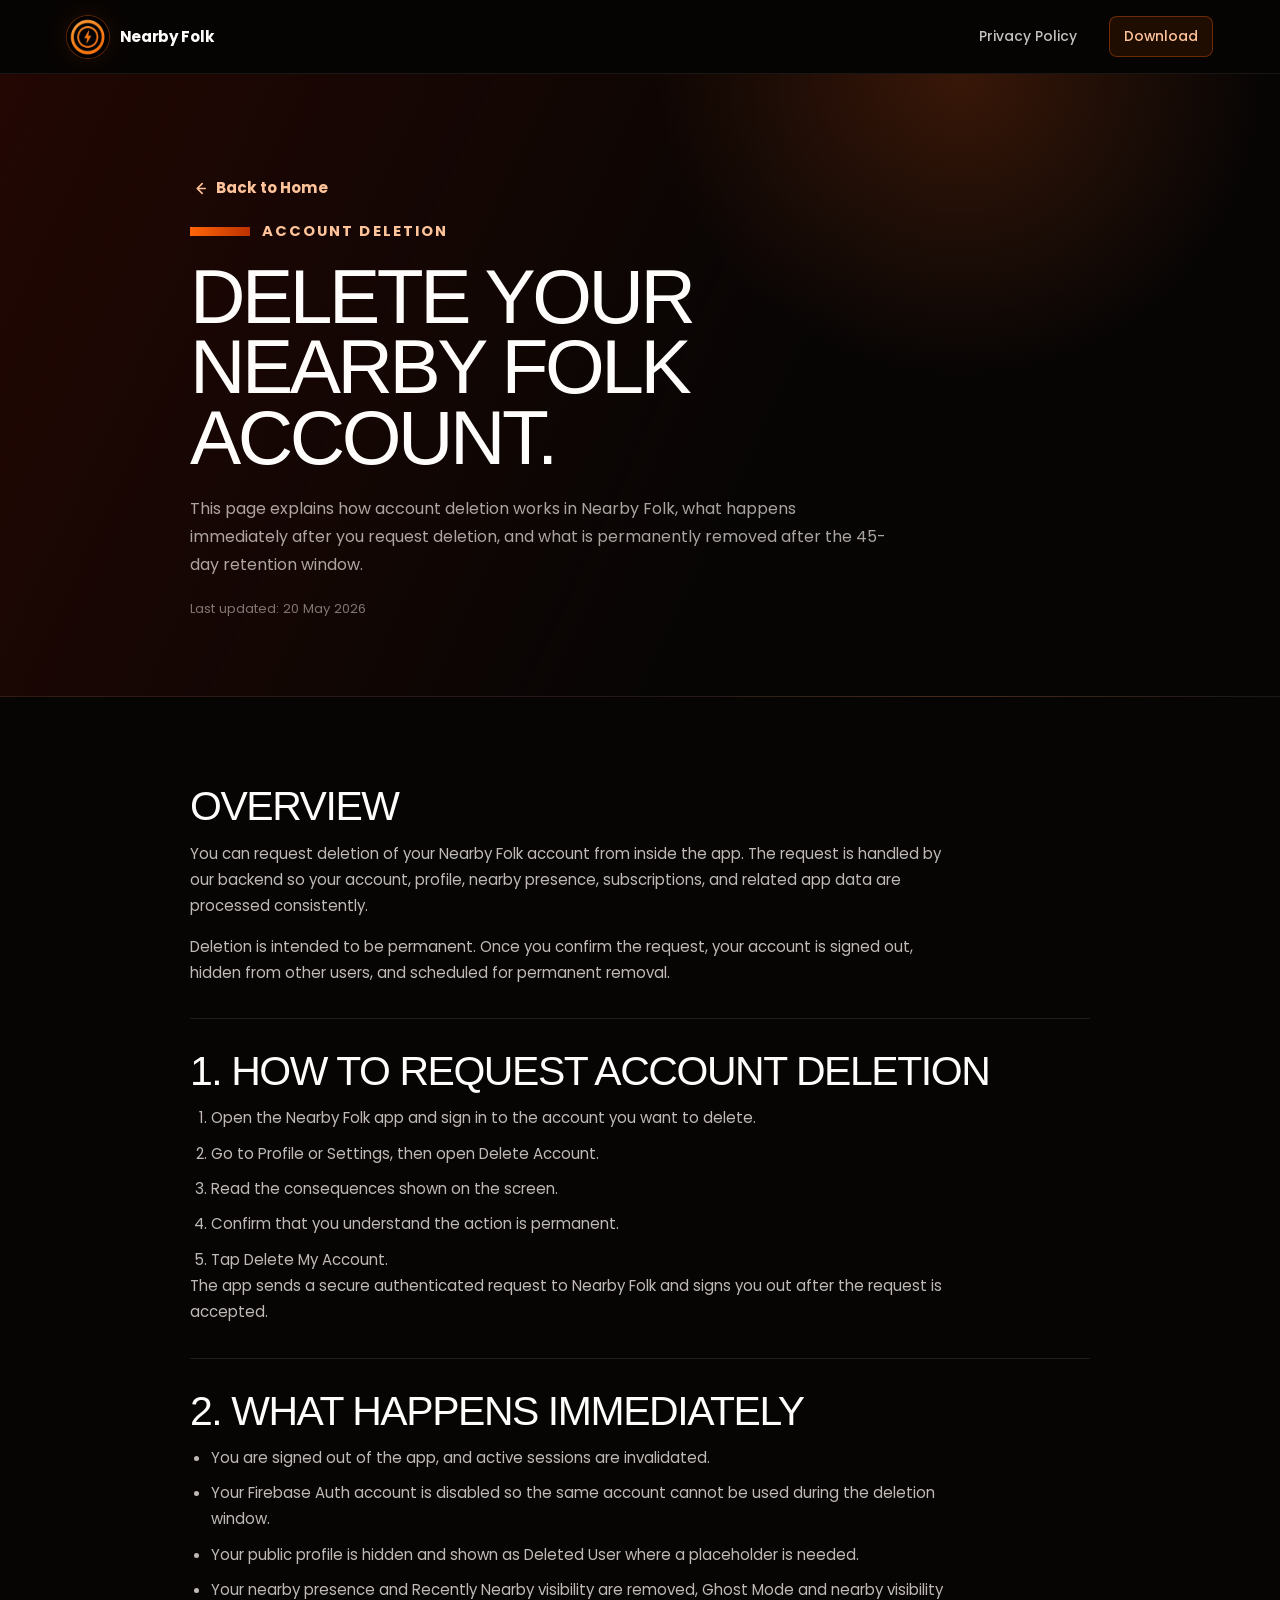
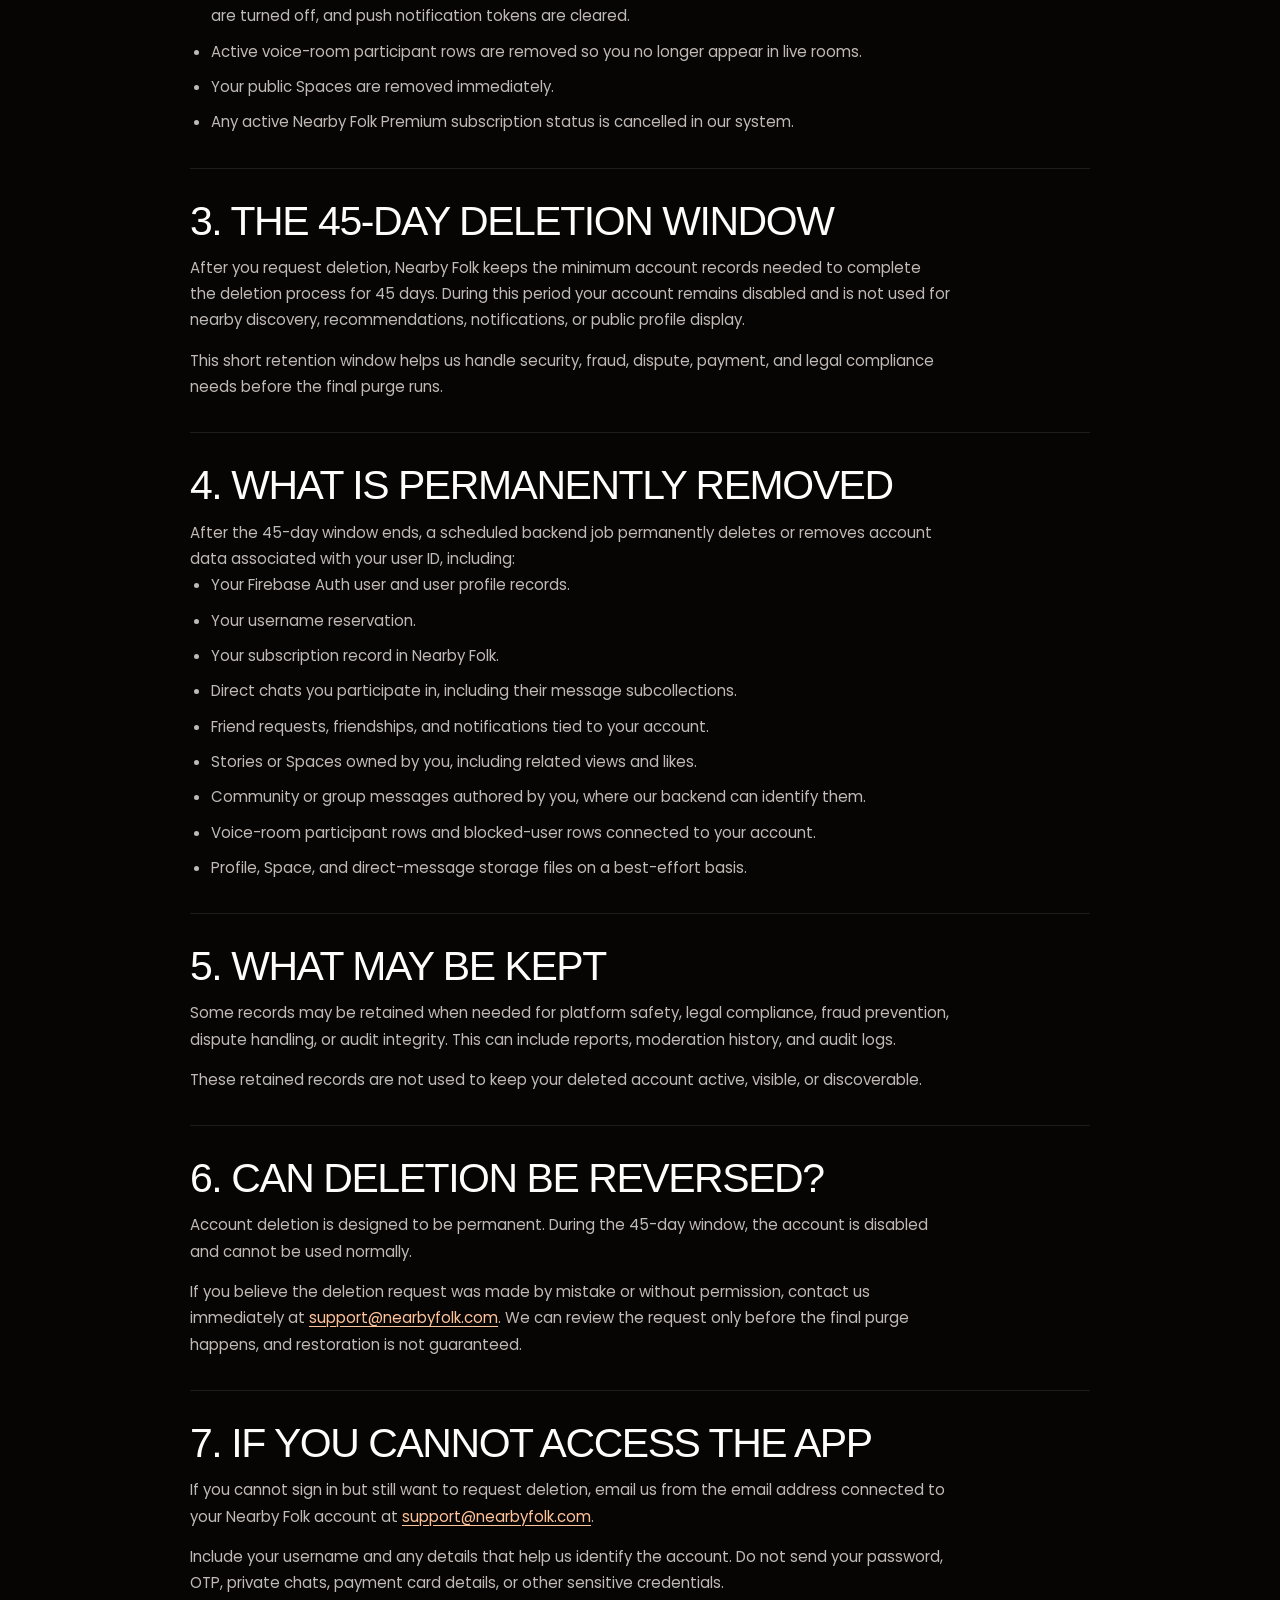
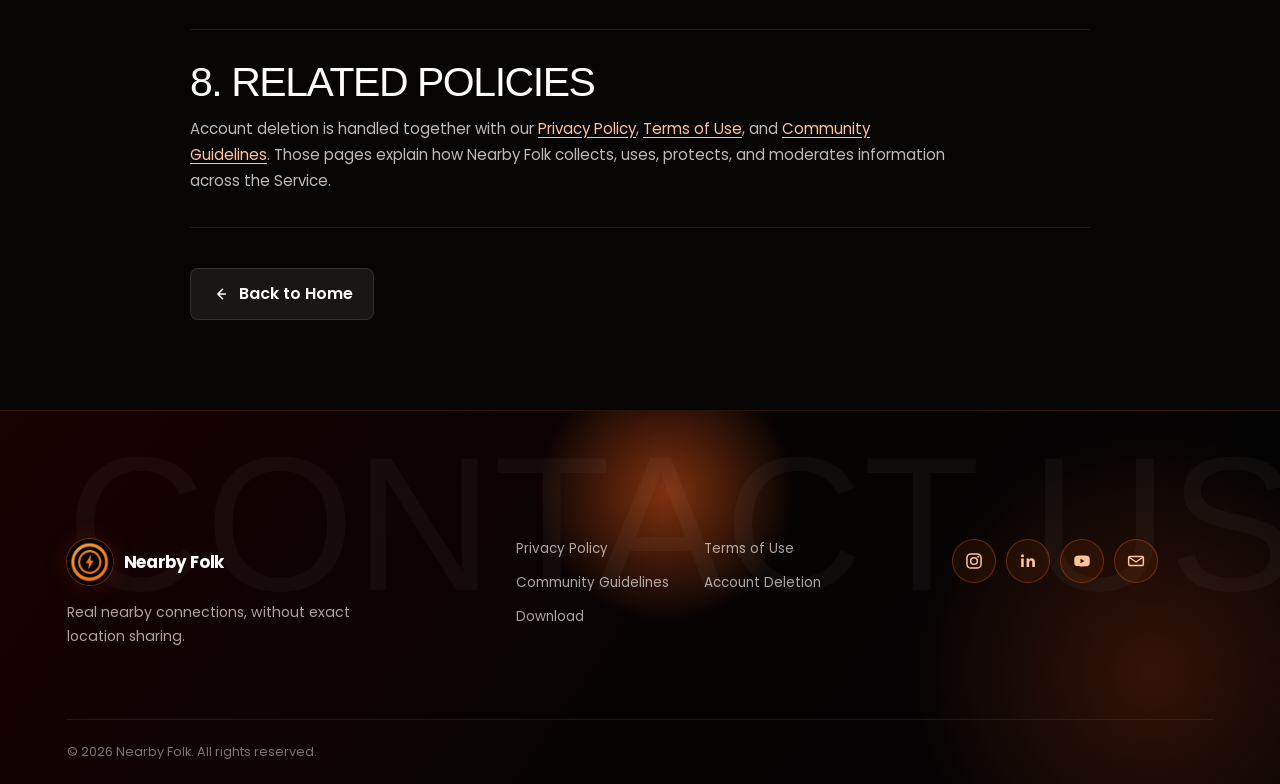
<file: account-deletion/index.html>
<!DOCTYPE html>
<html lang="en">
<head>
  <meta charset="UTF-8">
  <meta name="viewport" content="width=device-width, initial-scale=1.0">
  <meta name="description" content="How to delete your Nearby Folk account, what happens during the 45-day deletion window, and what data is removed permanently.">
  <title>Account Deletion | Nearby Folk</title>
  <link rel="icon" href="/favicon.ico" sizes="any">
  <link rel="icon" type="image/png" sizes="48x48" href="/favicon-48x48.png">
  <link rel="icon" type="image/png" sizes="96x96" href="/favicon-96x96.png">
  <link rel="icon" type="image/png" sizes="192x192" href="/favicon-192x192.png">
  <link rel="icon" type="image/png" sizes="512x512" href="/favicon-512x512.png">
  <link rel="apple-touch-icon" sizes="180x180" href="/apple-touch-icon.png">
  <link rel="preconnect" href="https://fonts.googleapis.com">
  <link rel="preconnect" href="https://fonts.gstatic.com" crossorigin>
  <link href="https://fonts.googleapis.com/css2?family=Syne:wght@500;600;700;800&display=swap" rel="stylesheet">
  <link rel="preload" href="../media/nf-logo.png?v=20260602b" as="image">
  <link rel="stylesheet" href="../styles.css">
</head>
<body class="legal-page">
  <a class="skip-link" href="#main">Skip to content</a>

  <nav class="site-nav legal-nav" aria-label="Account Deletion page navigation">
    <a class="brand" href="/" aria-label="Nearby Folk home">
      <img src="../media/nf-logo.png?v=20260602b" alt="" width="36" height="36" class="brand-mark">
      <span>Nearby Folk</span>
    </a>
    <div class="nav-links" aria-label="Account Deletion page links">
      <a href="/privacy-policy">Privacy Policy</a>
      <a href="/#download" class="nav-download">Download</a>
    </div>
  </nav>

  <main id="main" class="legal-main">
    <header class="legal-hero">
      <div class="legal-shell">
        <a class="legal-back" href="/">
          <svg viewBox="0 0 20 20" aria-hidden="true"><path d="M12.8 4.8 7.6 10l5.2 5.2M8 10h8" fill="none" stroke="currentColor" stroke-width="1.7" stroke-linecap="round" stroke-linejoin="round"/></svg>
          Back to Home
        </a>
        <p class="eyebrow"><span></span>Account Deletion</p>
        <h1 class="legal-title">Delete your Nearby Folk account.</h1>
        <p class="legal-lede">This page explains how account deletion works in Nearby Folk, what happens immediately after you request deletion, and what is permanently removed after the 45-day retention window.</p>
        <p class="legal-updated">Last updated: <time datetime="2026-05-20">20 May 2026</time></p>
      </div>
    </header>

    <article class="legal-document legal-shell" aria-labelledby="account-deletion-title">
      <h2 id="account-deletion-title" class="sr-only">Nearby Folk Account Deletion</h2>

      <section class="legal-section">
        <h2>Overview</h2>
        <p>You can request deletion of your Nearby Folk account from inside the app. The request is handled by our backend so your account, profile, nearby presence, subscriptions, and related app data are processed consistently.</p>
        <p>Deletion is intended to be permanent. Once you confirm the request, your account is signed out, hidden from other users, and scheduled for permanent removal.</p>
      </section>

      <section class="legal-section">
        <h2>1. How to Request Account Deletion</h2>
        <ol class="legal-list">
          <li>Open the Nearby Folk app and sign in to the account you want to delete.</li>
          <li>Go to Profile or Settings, then open Delete Account.</li>
          <li>Read the consequences shown on the screen.</li>
          <li>Confirm that you understand the action is permanent.</li>
          <li>Tap Delete My Account.</li>
        </ol>
        <p>The app sends a secure authenticated request to Nearby Folk and signs you out after the request is accepted.</p>
      </section>

      <section class="legal-section">
        <h2>2. What Happens Immediately</h2>
        <ul class="legal-list">
          <li>You are signed out of the app, and active sessions are invalidated.</li>
          <li>Your Firebase Auth account is disabled so the same account cannot be used during the deletion window.</li>
          <li>Your public profile is hidden and shown as Deleted User where a placeholder is needed.</li>
          <li>Your nearby presence and Recently Nearby visibility are removed, Ghost Mode and nearby visibility are turned off, and push notification tokens are cleared.</li>
          <li>Active voice-room participant rows are removed so you no longer appear in live rooms.</li>
          <li>Your public Spaces are removed immediately.</li>
          <li>Any active Nearby Folk Premium subscription status is cancelled in our system.</li>
        </ul>
      </section>

      <section class="legal-section">
        <h2>3. The 45-Day Deletion Window</h2>
        <p>After you request deletion, Nearby Folk keeps the minimum account records needed to complete the deletion process for 45 days. During this period your account remains disabled and is not used for nearby discovery, recommendations, notifications, or public profile display.</p>
        <p>This short retention window helps us handle security, fraud, dispute, payment, and legal compliance needs before the final purge runs.</p>
      </section>

      <section class="legal-section">
        <h2>4. What Is Permanently Removed</h2>
        <p>After the 45-day window ends, a scheduled backend job permanently deletes or removes account data associated with your user ID, including:</p>
        <ul class="legal-list">
          <li>Your Firebase Auth user and user profile records.</li>
          <li>Your username reservation.</li>
          <li>Your subscription record in Nearby Folk.</li>
          <li>Direct chats you participate in, including their message subcollections.</li>
          <li>Friend requests, friendships, and notifications tied to your account.</li>
          <li>Stories or Spaces owned by you, including related views and likes.</li>
          <li>Community or group messages authored by you, where our backend can identify them.</li>
          <li>Voice-room participant rows and blocked-user rows connected to your account.</li>
          <li>Profile, Space, and direct-message storage files on a best-effort basis.</li>
        </ul>
      </section>

      <section class="legal-section">
        <h2>5. What May Be Kept</h2>
        <p>Some records may be retained when needed for platform safety, legal compliance, fraud prevention, dispute handling, or audit integrity. This can include reports, moderation history, and audit logs.</p>
        <p>These retained records are not used to keep your deleted account active, visible, or discoverable.</p>
      </section>

      <section class="legal-section">
        <h2>6. Can Deletion Be Reversed?</h2>
        <p>Account deletion is designed to be permanent. During the 45-day window, the account is disabled and cannot be used normally.</p>
        <p>If you believe the deletion request was made by mistake or without permission, contact us immediately at <a href="mailto:support@nearbyfolk.com?subject=Account%20deletion%20support">support@nearbyfolk.com</a>. We can review the request only before the final purge happens, and restoration is not guaranteed.</p>
      </section>

      <section class="legal-section">
        <h2>7. If You Cannot Access the App</h2>
        <p>If you cannot sign in but still want to request deletion, email us from the email address connected to your Nearby Folk account at <a href="mailto:support@nearbyfolk.com?subject=Account%20deletion%20request">support@nearbyfolk.com</a>.</p>
        <p>Include your username and any details that help us identify the account. Do not send your password, OTP, private chats, payment card details, or other sensitive credentials.</p>
      </section>

      <section class="legal-section">
        <h2>8. Related Policies</h2>
        <p>Account deletion is handled together with our <a href="/privacy-policy">Privacy Policy</a>, <a href="/terms">Terms of Use</a>, and <a href="/community-guidelines">Community Guidelines</a>. Those pages explain how Nearby Folk collects, uses, protects, and moderates information across the Service.</p>
      </section>

      <div class="legal-actions">
        <a class="button button-secondary" href="/">
          <svg viewBox="0 0 20 20" aria-hidden="true"><path d="M12.8 4.8 7.6 10l5.2 5.2M8 10h8" fill="none" stroke="currentColor" stroke-width="1.7" stroke-linecap="round" stroke-linejoin="round"/></svg>
          Back to Home
        </a>
      </div>
    </article>
  </main>

  <footer class="site-footer">
    <div class="footer-main">
      <div class="footer-brand-block">
        <a class="brand footer-brand" href="/" aria-label="Nearby Folk home">
          <img src="../media/nf-logo.png?v=20260602b" alt="" width="40" height="40" loading="lazy" class="brand-mark">
          <span>Nearby Folk</span>
        </a>
        <p class="footer-tagline">Real nearby connections, without exact location sharing.</p>
      </div>

      <nav class="footer-links" aria-label="Footer navigation">
        <a href="/privacy-policy">Privacy Policy</a>
        <a href="/terms">Terms of Use</a>
        <a href="/community-guidelines">Community Guidelines</a>
        <a href="/account-deletion">Account Deletion</a>
        <a href="/#download">Download</a>
      </nav>

      <div class="footer-social" aria-label="Social links">
        <a class="footer-social-link" href="https://www.instagram.com/nearby_folk?utm_source=qr&amp;igsh=MXRkOWo5ZmFwd3phcw==" target="_blank" rel="noopener noreferrer" aria-label="Nearby Folk on Instagram" title="Instagram">
          <svg viewBox="0 0 24 24" aria-hidden="true">
            <rect x="3.5" y="3.5" width="17" height="17" rx="5" fill="none" stroke="currentColor" stroke-width="1.8"/>
            <circle cx="12" cy="12" r="4" fill="none" stroke="currentColor" stroke-width="1.8"/>
            <circle cx="17.2" cy="6.8" r="1.2" fill="currentColor"/>
          </svg>
        </a>
        <a class="footer-social-link" href="https://www.linkedin.com/company/nearbyfolk/" target="_blank" rel="noopener noreferrer" aria-label="Nearby Folk on LinkedIn" title="LinkedIn">
          <svg viewBox="0 0 24 24" aria-hidden="true">
            <path d="M6.9 8.9H3.8v10.2h3.1V8.9Zm.3-3.3a1.8 1.8 0 1 0-3.6 0 1.8 1.8 0 0 0 3.6 0ZM20.3 13.4c0-3.1-1.6-4.7-3.9-4.7-1.8 0-2.7 1-3.1 1.7V8.9h-3v10.2h3.1v-5c0-1.4.3-2.7 1.9-2.7s1.8 1.5 1.8 2.8v4.9h3.2v-5.7Z" fill="currentColor"/>
          </svg>
        </a>
        <a class="footer-social-link" href="https://youtube.com/@nearbyfolk?si=nEIEv_Tc3wyIkUFP" target="_blank" rel="noopener noreferrer" aria-label="Nearby Folk on YouTube" title="YouTube">
          <svg viewBox="0 0 24 24" aria-hidden="true">
            <path d="M21.1 8.1a3 3 0 0 0-2.1-2.1C17.1 5.5 12 5.5 12 5.5s-5.1 0-7 .5a3 3 0 0 0-2.1 2.1 31 31 0 0 0 0 7.8A3 3 0 0 0 5 18c1.9.5 7 .5 7 .5s5.1 0 7-.5a3 3 0 0 0 2.1-2.1 31 31 0 0 0 0-7.8Zm-10.9 6.5V9.4l4.6 2.6-4.6 2.6Z" fill="currentColor"/>
          </svg>
        </a>
        <a class="footer-social-link" href="https://mail.google.com/mail/?view=cm&amp;fs=1&amp;to=support%40nearbyfolk.com" target="_blank" rel="noopener noreferrer" aria-label="Email Nearby Folk support with Gmail" title="Gmail">
          <svg viewBox="0 0 24 24" aria-hidden="true">
            <path d="M4.8 6.5h14.4c.9 0 1.6.7 1.6 1.6v7.8c0 .9-.7 1.6-1.6 1.6H4.8c-.9 0-1.6-.7-1.6-1.6V8.1c0-.9.7-1.6 1.6-1.6Z" fill="none" stroke="currentColor" stroke-width="1.8"/>
            <path d="m4.2 7.8 7.8 5.4 7.8-5.4" fill="none" stroke="currentColor" stroke-width="1.8" stroke-linecap="round" stroke-linejoin="round"/>
          </svg>
        </a>
      </div>
    </div>

    <div class="footer-bottom">
      <p>&copy; 2026 Nearby Folk. All rights reserved.</p>
    </div>
  </footer>

  <script src="../main.js"></script>
</body>
</html>
</file>
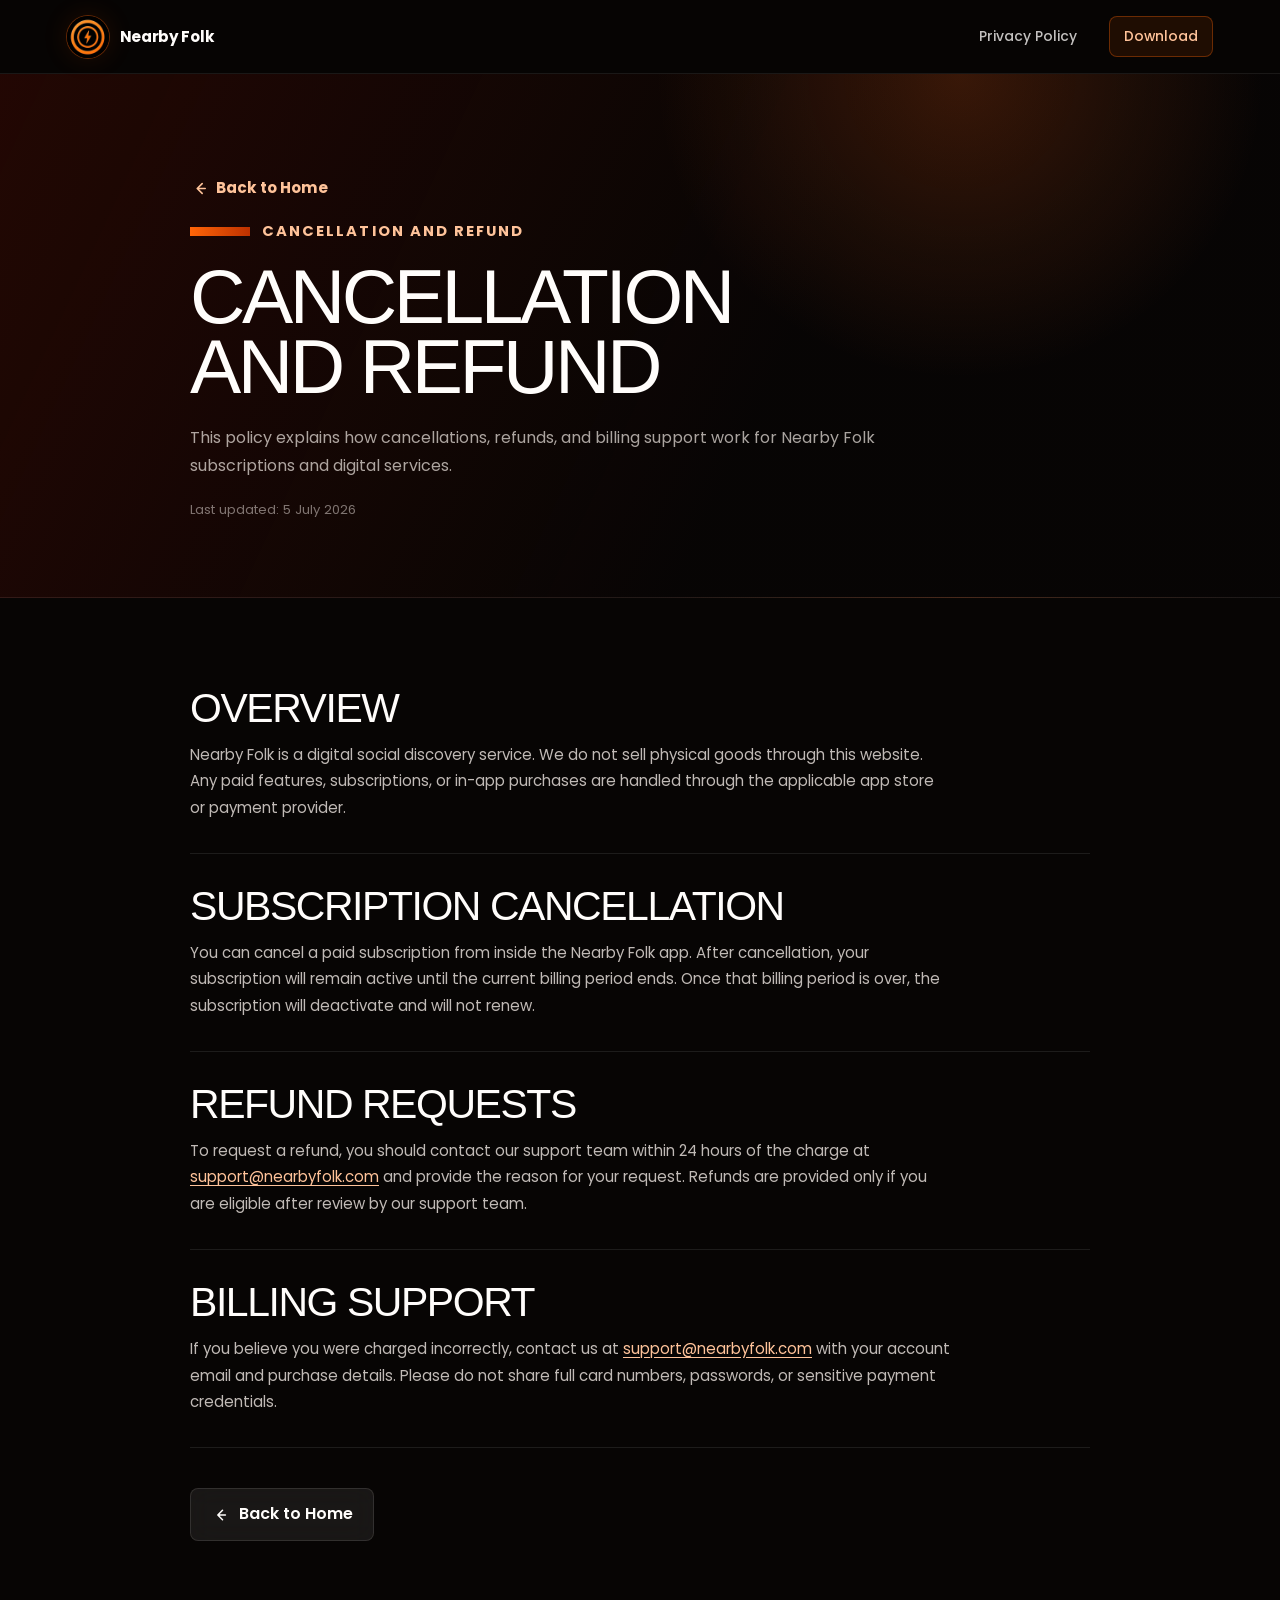
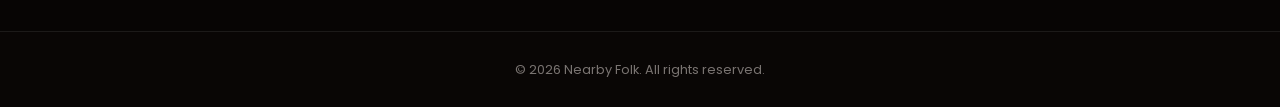
<file: cancellation-return/index.html>
<!DOCTYPE html>
<html lang="en">
<head>
  <meta charset="UTF-8">
  <meta name="viewport" content="width=device-width, initial-scale=1.0">
  <meta name="description" content="Nearby Folk cancellation and refund policy for subscriptions, digital services, and billing support.">
  <title>Cancellation and Refund | Nearby Folk</title>
  <link rel="icon" href="/favicon.ico" sizes="any">
  <link rel="icon" type="image/png" sizes="48x48" href="/favicon-48x48.png">
  <link rel="icon" type="image/png" sizes="96x96" href="/favicon-96x96.png">
  <link rel="icon" type="image/png" sizes="192x192" href="/favicon-192x192.png">
  <link rel="icon" type="image/png" sizes="512x512" href="/favicon-512x512.png">
  <link rel="apple-touch-icon" sizes="180x180" href="/apple-touch-icon.png">
  <link rel="preconnect" href="https://fonts.googleapis.com">
  <link rel="preconnect" href="https://fonts.gstatic.com" crossorigin>
  <link href="https://fonts.googleapis.com/css2?family=Syne:wght@500;600;700;800&display=swap" rel="stylesheet">
  <link rel="preload" href="../media/nf-logo.png?v=20260602b" as="image">
  <link rel="stylesheet" href="../styles.css">
</head>
<body class="legal-page">
  <a class="skip-link" href="#main">Skip to content</a>

  <nav class="site-nav legal-nav" aria-label="Cancellation and refund page navigation">
    <a class="brand" href="/" aria-label="Nearby Folk home">
      <img src="../media/nf-logo.png?v=20260602b" alt="" width="36" height="36" class="brand-mark">
      <span>Nearby Folk</span>
    </a>
    <div class="nav-links" aria-label="Cancellation and refund page links">
      <a href="/privacy-policy">Privacy Policy</a>
      <a href="/#download" class="nav-download">Download</a>
    </div>
  </nav>

  <main id="main" class="legal-main">
    <header class="legal-hero">
      <div class="legal-shell">
        <a class="legal-back" href="/">
          <svg viewBox="0 0 20 20" aria-hidden="true"><path d="M12.8 4.8 7.6 10l5.2 5.2M8 10h8" fill="none" stroke="currentColor" stroke-width="1.7" stroke-linecap="round" stroke-linejoin="round"/></svg>
          Back to Home
        </a>
        <p class="eyebrow"><span></span>Cancellation and Refund</p>
        <h1 class="legal-title">Cancellation and Refund</h1>
        <p class="legal-lede">This policy explains how cancellations, refunds, and billing support work for Nearby Folk subscriptions and digital services.</p>
        <p class="legal-updated">Last updated: <time datetime="2026-07-05">5 July 2026</time></p>
      </div>
    </header>

    <article class="legal-document legal-shell" aria-labelledby="cancellation-return-title">
      <h2 id="cancellation-return-title" class="sr-only">Nearby Folk Cancellation and Refund Policy</h2>

      <section class="legal-section">
        <h2>Overview</h2>
        <p>Nearby Folk is a digital social discovery service. We do not sell physical goods through this website. Any paid features, subscriptions, or in-app purchases are handled through the applicable app store or payment provider.</p>
      </section>

      <section class="legal-section">
        <h2>Subscription Cancellation</h2>
        <p>You can cancel a paid subscription from inside the Nearby Folk app. After cancellation, your subscription will remain active until the current billing period ends. Once that billing period is over, the subscription will deactivate and will not renew.</p>
      </section>

      <section class="legal-section">
        <h2>Refund Requests</h2>
        <p>To request a refund, you should contact our support team within 24 hours of the charge at <a href="mailto:support@nearbyfolk.com">support@nearbyfolk.com</a> and provide the reason for your request. Refunds are provided only if you are eligible after review by our support team.</p>
      </section>

      <section class="legal-section">
        <h2>Billing Support</h2>
        <p>If you believe you were charged incorrectly, contact us at <a href="mailto:support@nearbyfolk.com">support@nearbyfolk.com</a> with your account email and purchase details. Please do not share full card numbers, passwords, or sensitive payment credentials.</p>
      </section>

      <div class="legal-actions">
        <a class="button button-secondary" href="/">
          <svg viewBox="0 0 20 20" aria-hidden="true"><path d="M12.8 4.8 7.6 10l5.2 5.2M8 10h8" fill="none" stroke="currentColor" stroke-width="1.7" stroke-linecap="round" stroke-linejoin="round"/></svg>
          Back to Home
        </a>
      </div>
    </article>
  </main>

  <footer class="legal-footer">
    <p>&copy; 2026 Nearby Folk. All rights reserved.</p>
  </footer>

  <script src="../main.js"></script>
</body>
</html>
</file>
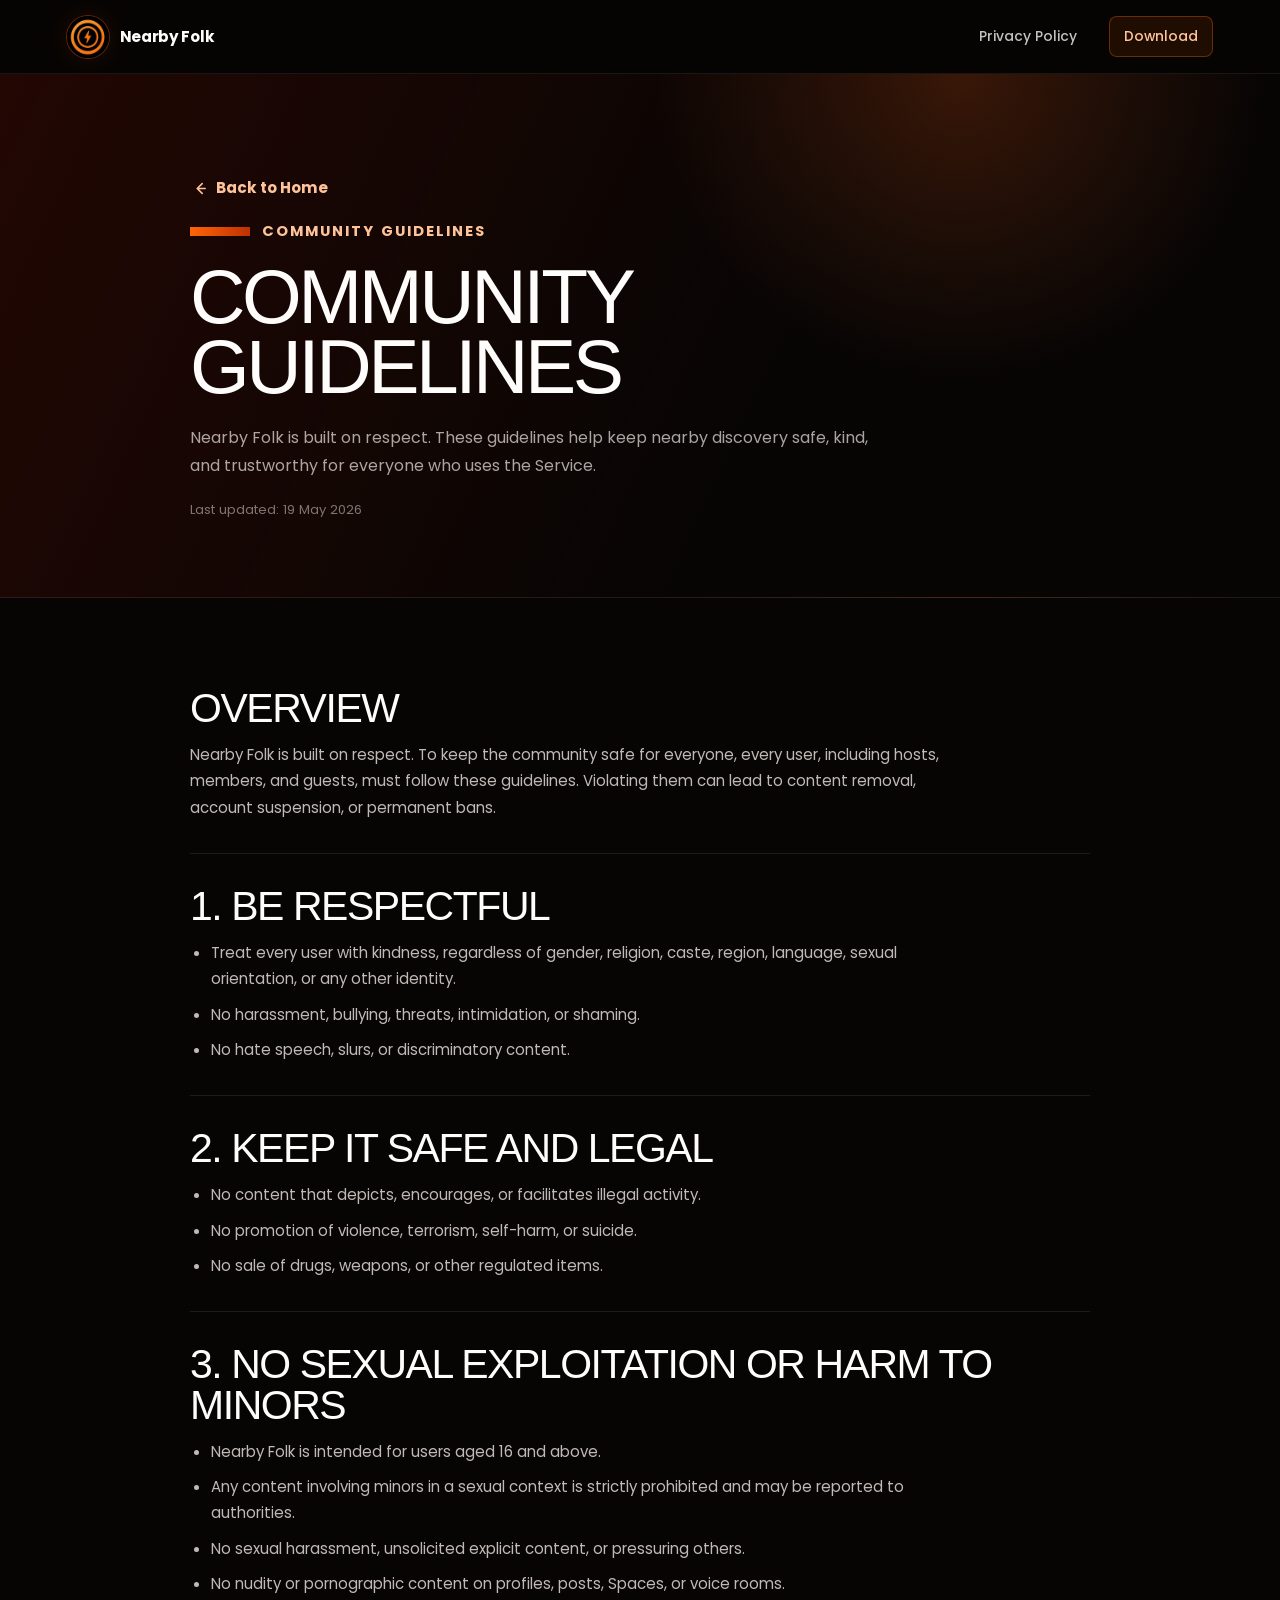
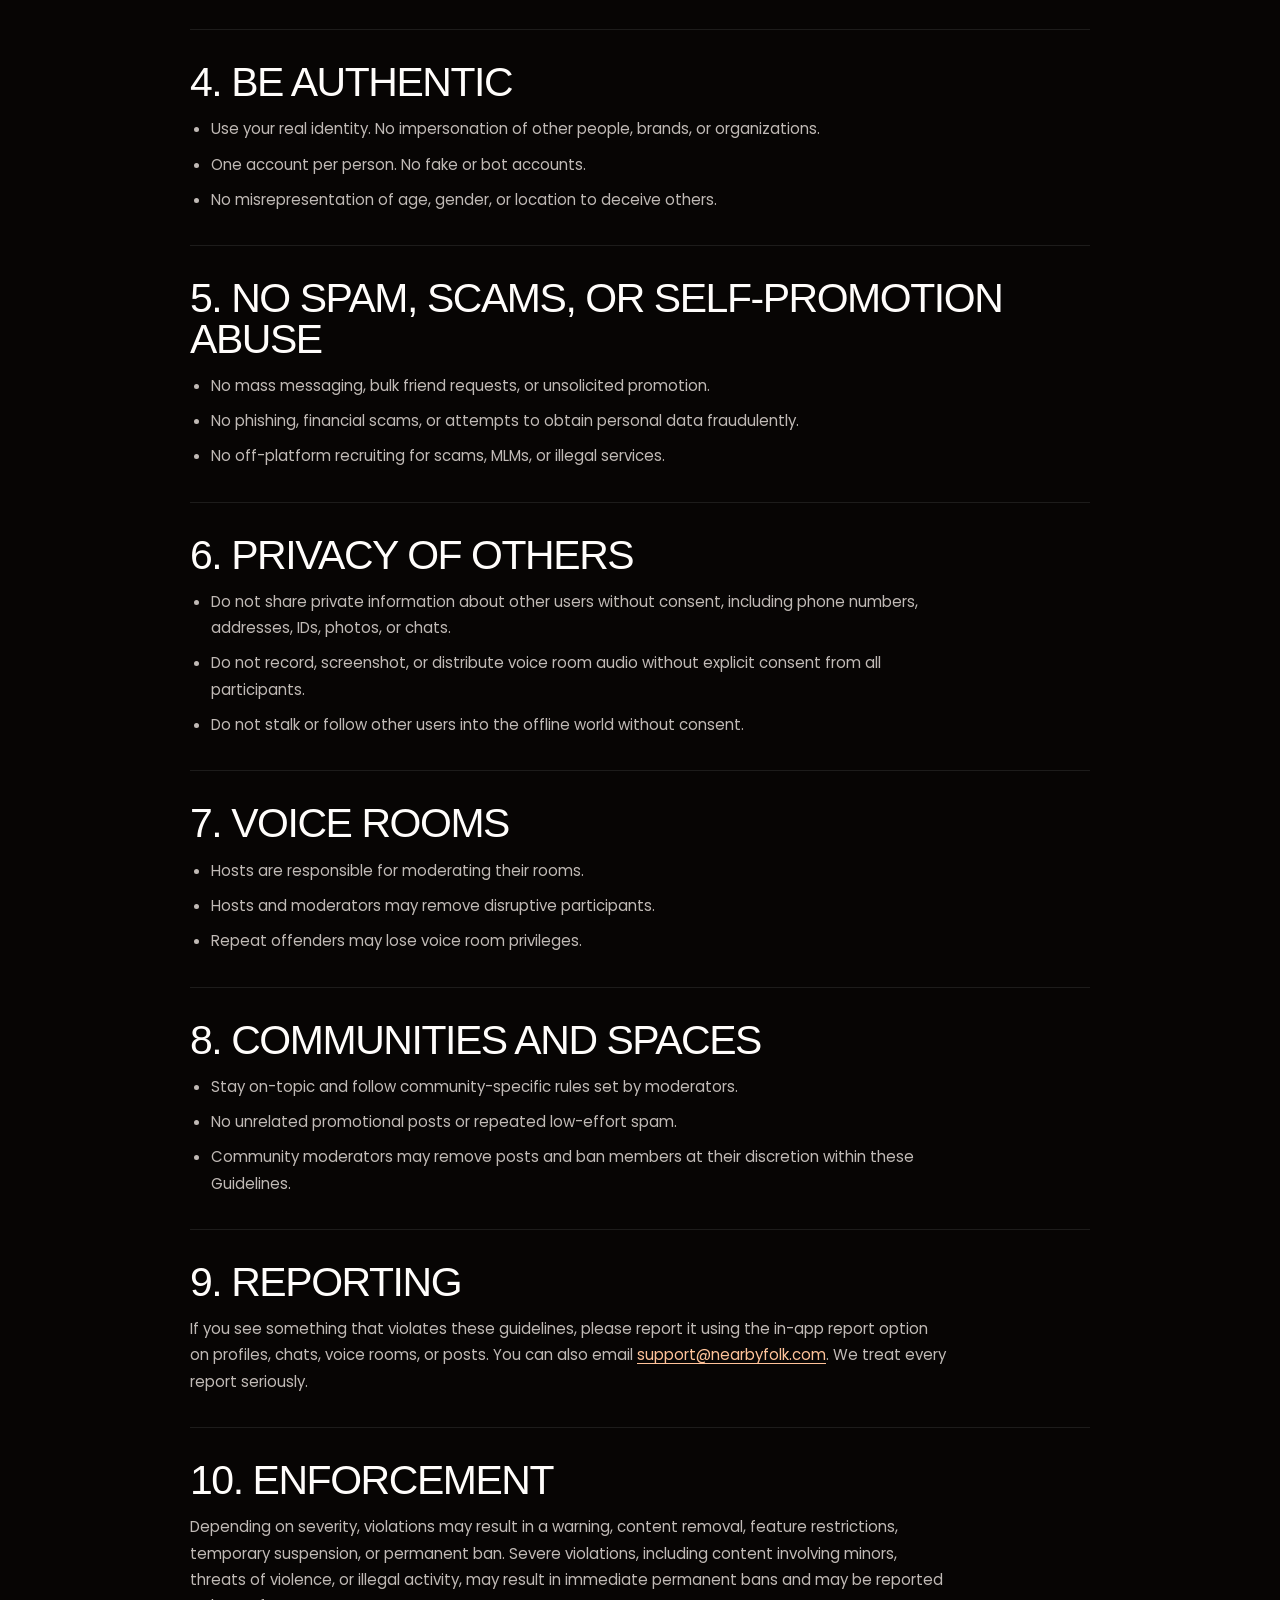
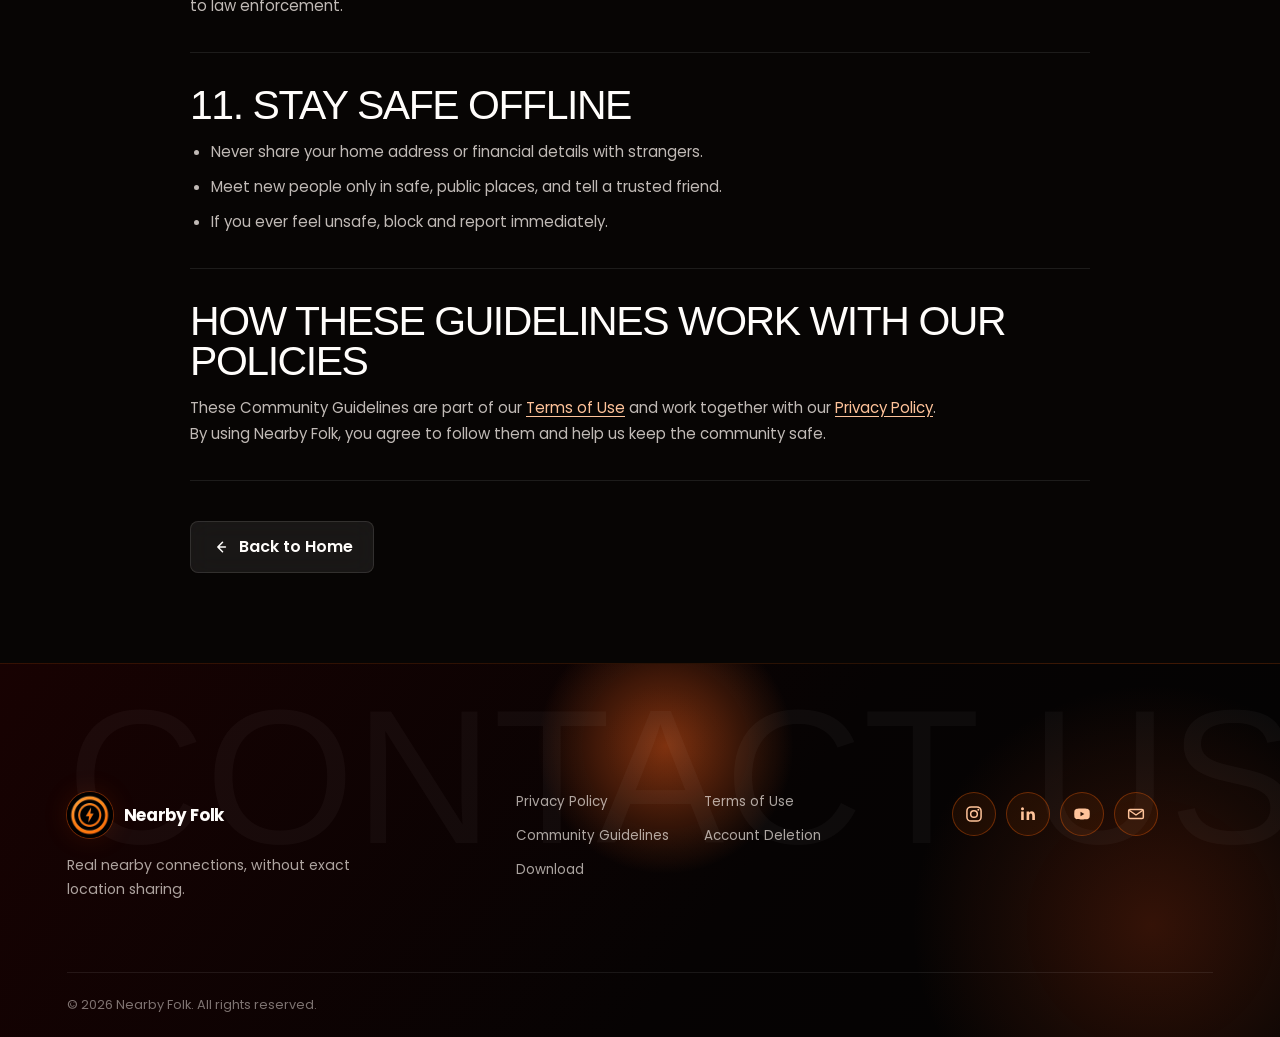
<file: community-guidelines/index.html>
<!DOCTYPE html>
<html lang="en">
<head>
  <meta charset="UTF-8">
  <meta name="viewport" content="width=device-width, initial-scale=1.0">
  <meta name="description" content="Nearby Folk Community Guidelines for respectful, safe, and authentic nearby connections.">
  <title>Community Guidelines | Nearby Folk</title>
  <link rel="icon" href="/favicon.ico" sizes="any">
  <link rel="icon" type="image/png" sizes="48x48" href="/favicon-48x48.png">
  <link rel="icon" type="image/png" sizes="96x96" href="/favicon-96x96.png">
  <link rel="icon" type="image/png" sizes="192x192" href="/favicon-192x192.png">
  <link rel="icon" type="image/png" sizes="512x512" href="/favicon-512x512.png">
  <link rel="apple-touch-icon" sizes="180x180" href="/apple-touch-icon.png">
  <link rel="preconnect" href="https://fonts.googleapis.com">
  <link rel="preconnect" href="https://fonts.gstatic.com" crossorigin>
  <link href="https://fonts.googleapis.com/css2?family=Syne:wght@500;600;700;800&display=swap" rel="stylesheet">
  <link rel="preload" href="../media/nf-logo.png?v=20260602b" as="image">
  <link rel="stylesheet" href="../styles.css">
</head>
<body class="legal-page">
  <a class="skip-link" href="#main">Skip to content</a>

  <nav class="site-nav legal-nav" aria-label="Community Guidelines page navigation">
    <a class="brand" href="/" aria-label="Nearby Folk home">
      <img src="../media/nf-logo.png?v=20260602b" alt="" width="36" height="36" class="brand-mark">
      <span>Nearby Folk</span>
    </a>
    <div class="nav-links" aria-label="Community Guidelines page links">
      <a href="/privacy-policy">Privacy Policy</a>
      <a href="/#download" class="nav-download">Download</a>
    </div>
  </nav>

  <main id="main" class="legal-main">
    <header class="legal-hero">
      <div class="legal-shell">
        <a class="legal-back" href="/">
          <svg viewBox="0 0 20 20" aria-hidden="true"><path d="M12.8 4.8 7.6 10l5.2 5.2M8 10h8" fill="none" stroke="currentColor" stroke-width="1.7" stroke-linecap="round" stroke-linejoin="round"/></svg>
          Back to Home
        </a>
        <p class="eyebrow"><span></span>Community Guidelines</p>
        <h1 class="legal-title">Community Guidelines</h1>
        <p class="legal-lede">Nearby Folk is built on respect. These guidelines help keep nearby discovery safe, kind, and trustworthy for everyone who uses the Service.</p>
        <p class="legal-updated">Last updated: <time datetime="2026-05-19">19 May 2026</time></p>
      </div>
    </header>

    <article class="legal-document legal-shell" aria-labelledby="guidelines-title">
      <h2 id="guidelines-title" class="sr-only">Nearby Folk Community Guidelines</h2>

      <section class="legal-section">
        <h2>Overview</h2>
        <p>Nearby Folk is built on respect. To keep the community safe for everyone, every user, including hosts, members, and guests, must follow these guidelines. Violating them can lead to content removal, account suspension, or permanent bans.</p>
      </section>

      <section class="legal-section">
        <h2>1. Be Respectful</h2>
        <ul class="legal-list">
          <li>Treat every user with kindness, regardless of gender, religion, caste, region, language, sexual orientation, or any other identity.</li>
          <li>No harassment, bullying, threats, intimidation, or shaming.</li>
          <li>No hate speech, slurs, or discriminatory content.</li>
        </ul>
      </section>

      <section class="legal-section">
        <h2>2. Keep It Safe and Legal</h2>
        <ul class="legal-list">
          <li>No content that depicts, encourages, or facilitates illegal activity.</li>
          <li>No promotion of violence, terrorism, self-harm, or suicide.</li>
          <li>No sale of drugs, weapons, or other regulated items.</li>
        </ul>
      </section>

      <section class="legal-section">
        <h2>3. No Sexual Exploitation or Harm to Minors</h2>
        <ul class="legal-list">
          <li>Nearby Folk is intended for users aged 16 and above.</li>
          <li>Any content involving minors in a sexual context is strictly prohibited and may be reported to authorities.</li>
          <li>No sexual harassment, unsolicited explicit content, or pressuring others.</li>
          <li>No nudity or pornographic content on profiles, posts, Spaces, or voice rooms.</li>
        </ul>
      </section>

      <section class="legal-section">
        <h2>4. Be Authentic</h2>
        <ul class="legal-list">
          <li>Use your real identity. No impersonation of other people, brands, or organizations.</li>
          <li>One account per person. No fake or bot accounts.</li>
          <li>No misrepresentation of age, gender, or location to deceive others.</li>
        </ul>
      </section>

      <section class="legal-section">
        <h2>5. No Spam, Scams, or Self-Promotion Abuse</h2>
        <ul class="legal-list">
          <li>No mass messaging, bulk friend requests, or unsolicited promotion.</li>
          <li>No phishing, financial scams, or attempts to obtain personal data fraudulently.</li>
          <li>No off-platform recruiting for scams, MLMs, or illegal services.</li>
        </ul>
      </section>

      <section class="legal-section">
        <h2>6. Privacy of Others</h2>
        <ul class="legal-list">
          <li>Do not share private information about other users without consent, including phone numbers, addresses, IDs, photos, or chats.</li>
          <li>Do not record, screenshot, or distribute voice room audio without explicit consent from all participants.</li>
          <li>Do not stalk or follow other users into the offline world without consent.</li>
        </ul>
      </section>

      <section class="legal-section">
        <h2>7. Voice Rooms</h2>
        <ul class="legal-list">
          <li>Hosts are responsible for moderating their rooms.</li>
          <li>Hosts and moderators may remove disruptive participants.</li>
          <li>Repeat offenders may lose voice room privileges.</li>
        </ul>
      </section>

      <section class="legal-section">
        <h2>8. Communities and Spaces</h2>
        <ul class="legal-list">
          <li>Stay on-topic and follow community-specific rules set by moderators.</li>
          <li>No unrelated promotional posts or repeated low-effort spam.</li>
          <li>Community moderators may remove posts and ban members at their discretion within these Guidelines.</li>
        </ul>
      </section>

      <section class="legal-section">
        <h2>9. Reporting</h2>
        <p>If you see something that violates these guidelines, please report it using the in-app report option on profiles, chats, voice rooms, or posts. You can also email <a href="mailto:support@nearbyfolk.com">support@nearbyfolk.com</a>. We treat every report seriously.</p>
      </section>

      <section class="legal-section">
        <h2>10. Enforcement</h2>
        <p>Depending on severity, violations may result in a warning, content removal, feature restrictions, temporary suspension, or permanent ban. Severe violations, including content involving minors, threats of violence, or illegal activity, may result in immediate permanent bans and may be reported to law enforcement.</p>
      </section>

      <section class="legal-section">
        <h2>11. Stay Safe Offline</h2>
        <ul class="legal-list">
          <li>Never share your home address or financial details with strangers.</li>
          <li>Meet new people only in safe, public places, and tell a trusted friend.</li>
          <li>If you ever feel unsafe, block and report immediately.</li>
        </ul>
      </section>

      <section class="legal-section">
        <h2>How These Guidelines Work With Our Policies</h2>
        <p>These Community Guidelines are part of our <a href="/terms">Terms of Use</a> and work together with our <a href="/privacy-policy">Privacy Policy</a>. By using Nearby Folk, you agree to follow them and help us keep the community safe.</p>
      </section>

      <div class="legal-actions">
        <a class="button button-secondary" href="/">
          <svg viewBox="0 0 20 20" aria-hidden="true"><path d="M12.8 4.8 7.6 10l5.2 5.2M8 10h8" fill="none" stroke="currentColor" stroke-width="1.7" stroke-linecap="round" stroke-linejoin="round"/></svg>
          Back to Home
        </a>
      </div>
    </article>
  </main>

  <footer class="site-footer">
    <div class="footer-main">
      <div class="footer-brand-block">
        <a class="brand footer-brand" href="/" aria-label="Nearby Folk home">
          <img src="../media/nf-logo.png?v=20260602b" alt="" width="40" height="40" loading="lazy" class="brand-mark">
          <span>Nearby Folk</span>
        </a>
        <p class="footer-tagline">Real nearby connections, without exact location sharing.</p>
      </div>

      <nav class="footer-links" aria-label="Footer navigation">
        <a href="/privacy-policy">Privacy Policy</a>
        <a href="/terms">Terms of Use</a>
        <a href="/community-guidelines">Community Guidelines</a>
        <a href="/account-deletion">Account Deletion</a>
        <a href="/#download">Download</a>
      </nav>

      <div class="footer-social" aria-label="Social links">
        <a class="footer-social-link" href="https://www.instagram.com/nearby_folk?utm_source=qr&amp;igsh=MXRkOWo5ZmFwd3phcw==" target="_blank" rel="noopener noreferrer" aria-label="Nearby Folk on Instagram" title="Instagram">
          <svg viewBox="0 0 24 24" aria-hidden="true">
            <rect x="3.5" y="3.5" width="17" height="17" rx="5" fill="none" stroke="currentColor" stroke-width="1.8"/>
            <circle cx="12" cy="12" r="4" fill="none" stroke="currentColor" stroke-width="1.8"/>
            <circle cx="17.2" cy="6.8" r="1.2" fill="currentColor"/>
          </svg>
        </a>
        <a class="footer-social-link" href="https://www.linkedin.com/company/nearbyfolk/" target="_blank" rel="noopener noreferrer" aria-label="Nearby Folk on LinkedIn" title="LinkedIn">
          <svg viewBox="0 0 24 24" aria-hidden="true">
            <path d="M6.9 8.9H3.8v10.2h3.1V8.9Zm.3-3.3a1.8 1.8 0 1 0-3.6 0 1.8 1.8 0 0 0 3.6 0ZM20.3 13.4c0-3.1-1.6-4.7-3.9-4.7-1.8 0-2.7 1-3.1 1.7V8.9h-3v10.2h3.1v-5c0-1.4.3-2.7 1.9-2.7s1.8 1.5 1.8 2.8v4.9h3.2v-5.7Z" fill="currentColor"/>
          </svg>
        </a>
        <a class="footer-social-link" href="https://youtube.com/@nearbyfolk?si=nEIEv_Tc3wyIkUFP" target="_blank" rel="noopener noreferrer" aria-label="Nearby Folk on YouTube" title="YouTube">
          <svg viewBox="0 0 24 24" aria-hidden="true">
            <path d="M21.1 8.1a3 3 0 0 0-2.1-2.1C17.1 5.5 12 5.5 12 5.5s-5.1 0-7 .5a3 3 0 0 0-2.1 2.1 31 31 0 0 0 0 7.8A3 3 0 0 0 5 18c1.9.5 7 .5 7 .5s5.1 0 7-.5a3 3 0 0 0 2.1-2.1 31 31 0 0 0 0-7.8Zm-10.9 6.5V9.4l4.6 2.6-4.6 2.6Z" fill="currentColor"/>
          </svg>
        </a>
        <a class="footer-social-link" href="https://mail.google.com/mail/?view=cm&amp;fs=1&amp;to=support%40nearbyfolk.com" target="_blank" rel="noopener noreferrer" aria-label="Email Nearby Folk support with Gmail" title="Gmail">
          <svg viewBox="0 0 24 24" aria-hidden="true">
            <path d="M4.8 6.5h14.4c.9 0 1.6.7 1.6 1.6v7.8c0 .9-.7 1.6-1.6 1.6H4.8c-.9 0-1.6-.7-1.6-1.6V8.1c0-.9.7-1.6 1.6-1.6Z" fill="none" stroke="currentColor" stroke-width="1.8"/>
            <path d="m4.2 7.8 7.8 5.4 7.8-5.4" fill="none" stroke="currentColor" stroke-width="1.8" stroke-linecap="round" stroke-linejoin="round"/>
          </svg>
        </a>
      </div>
    </div>

    <div class="footer-bottom">
      <p>&copy; 2026 Nearby Folk. All rights reserved.</p>
    </div>
  </footer>

  <script src="../main.js"></script>
</body>
</html>
</file>
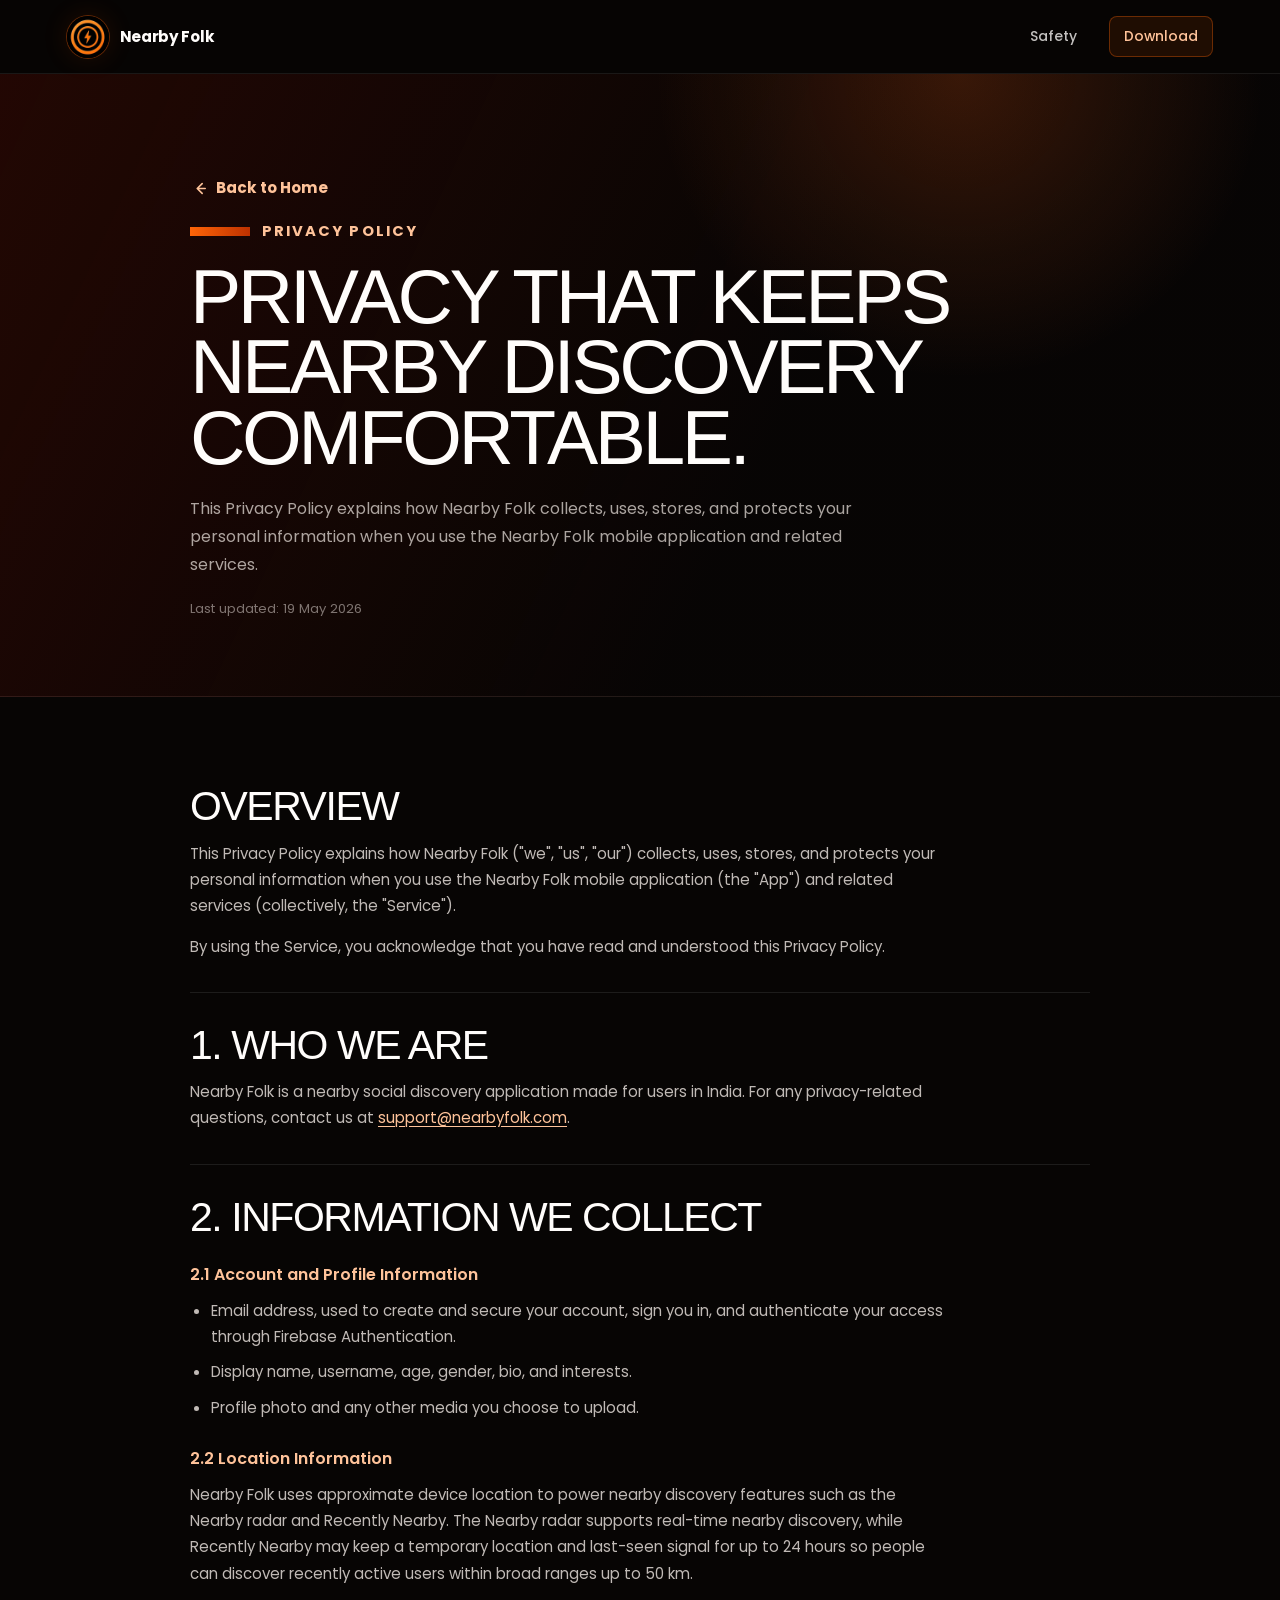
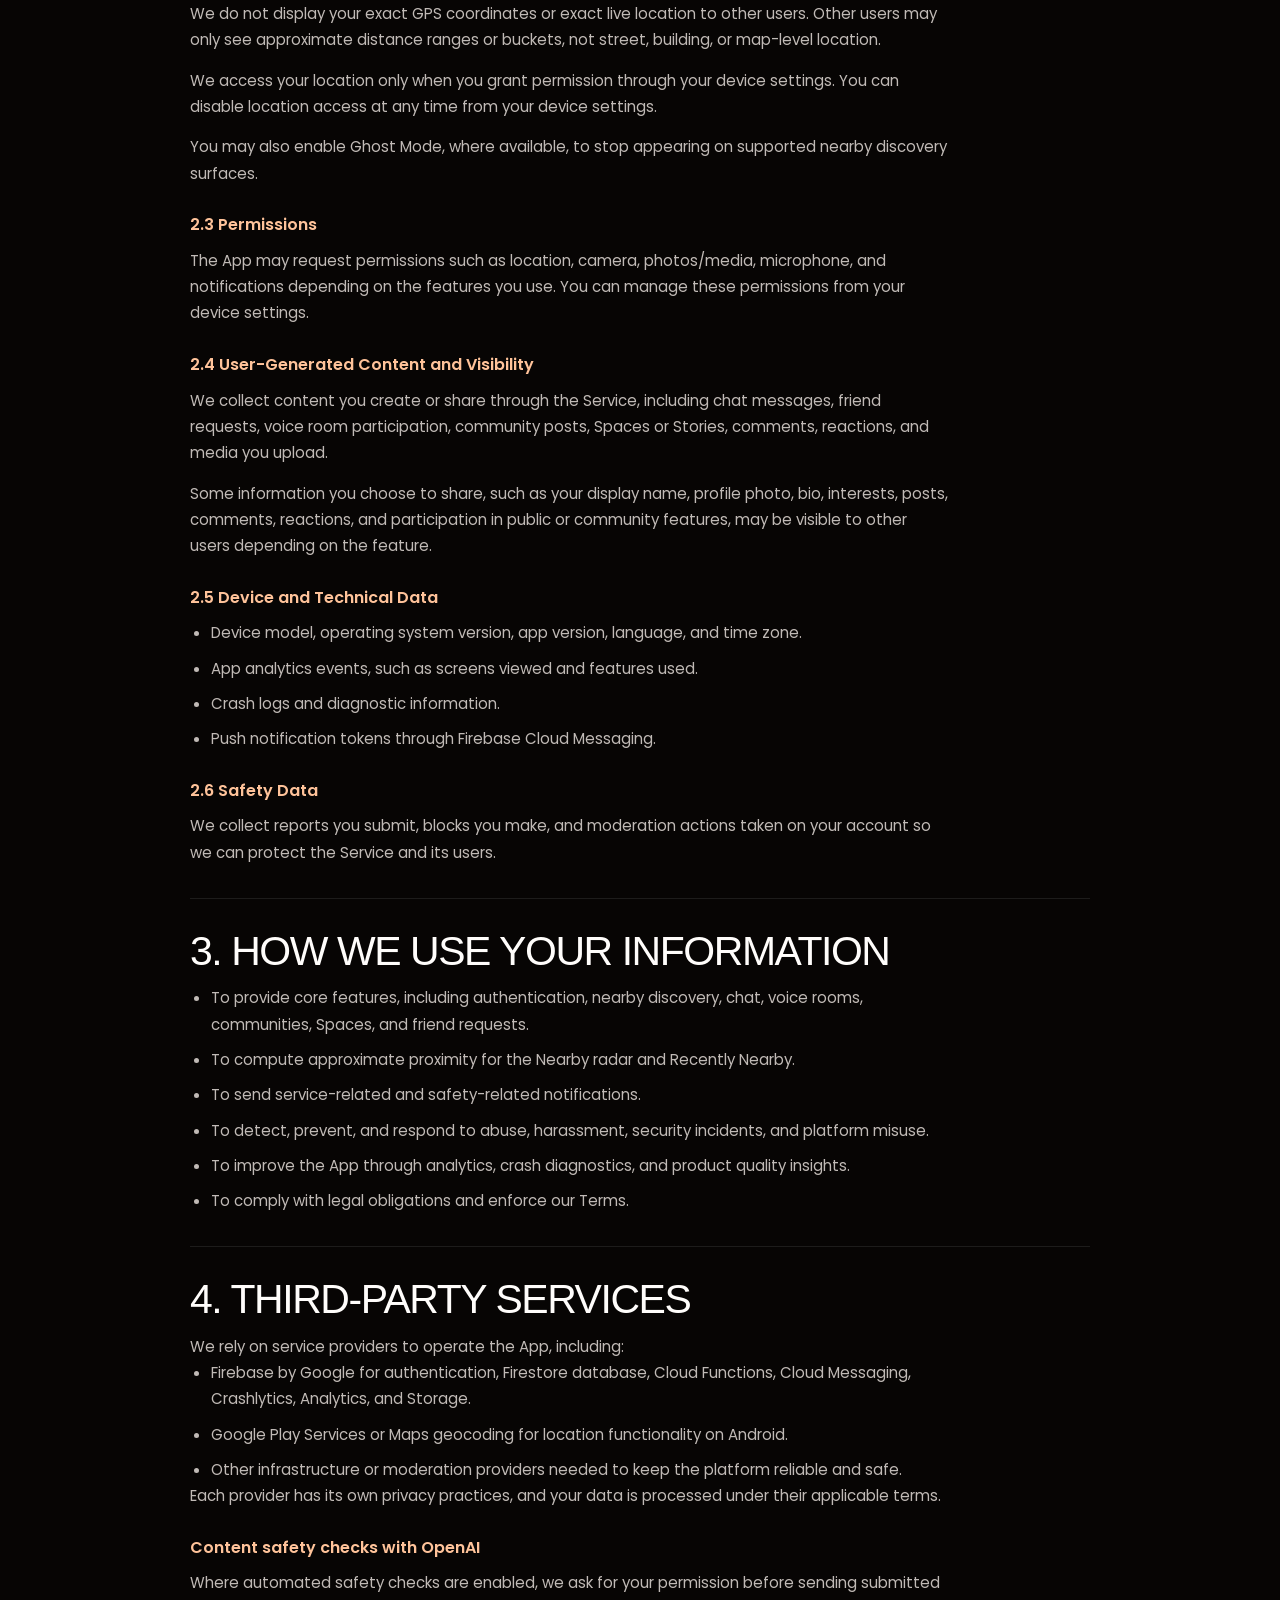
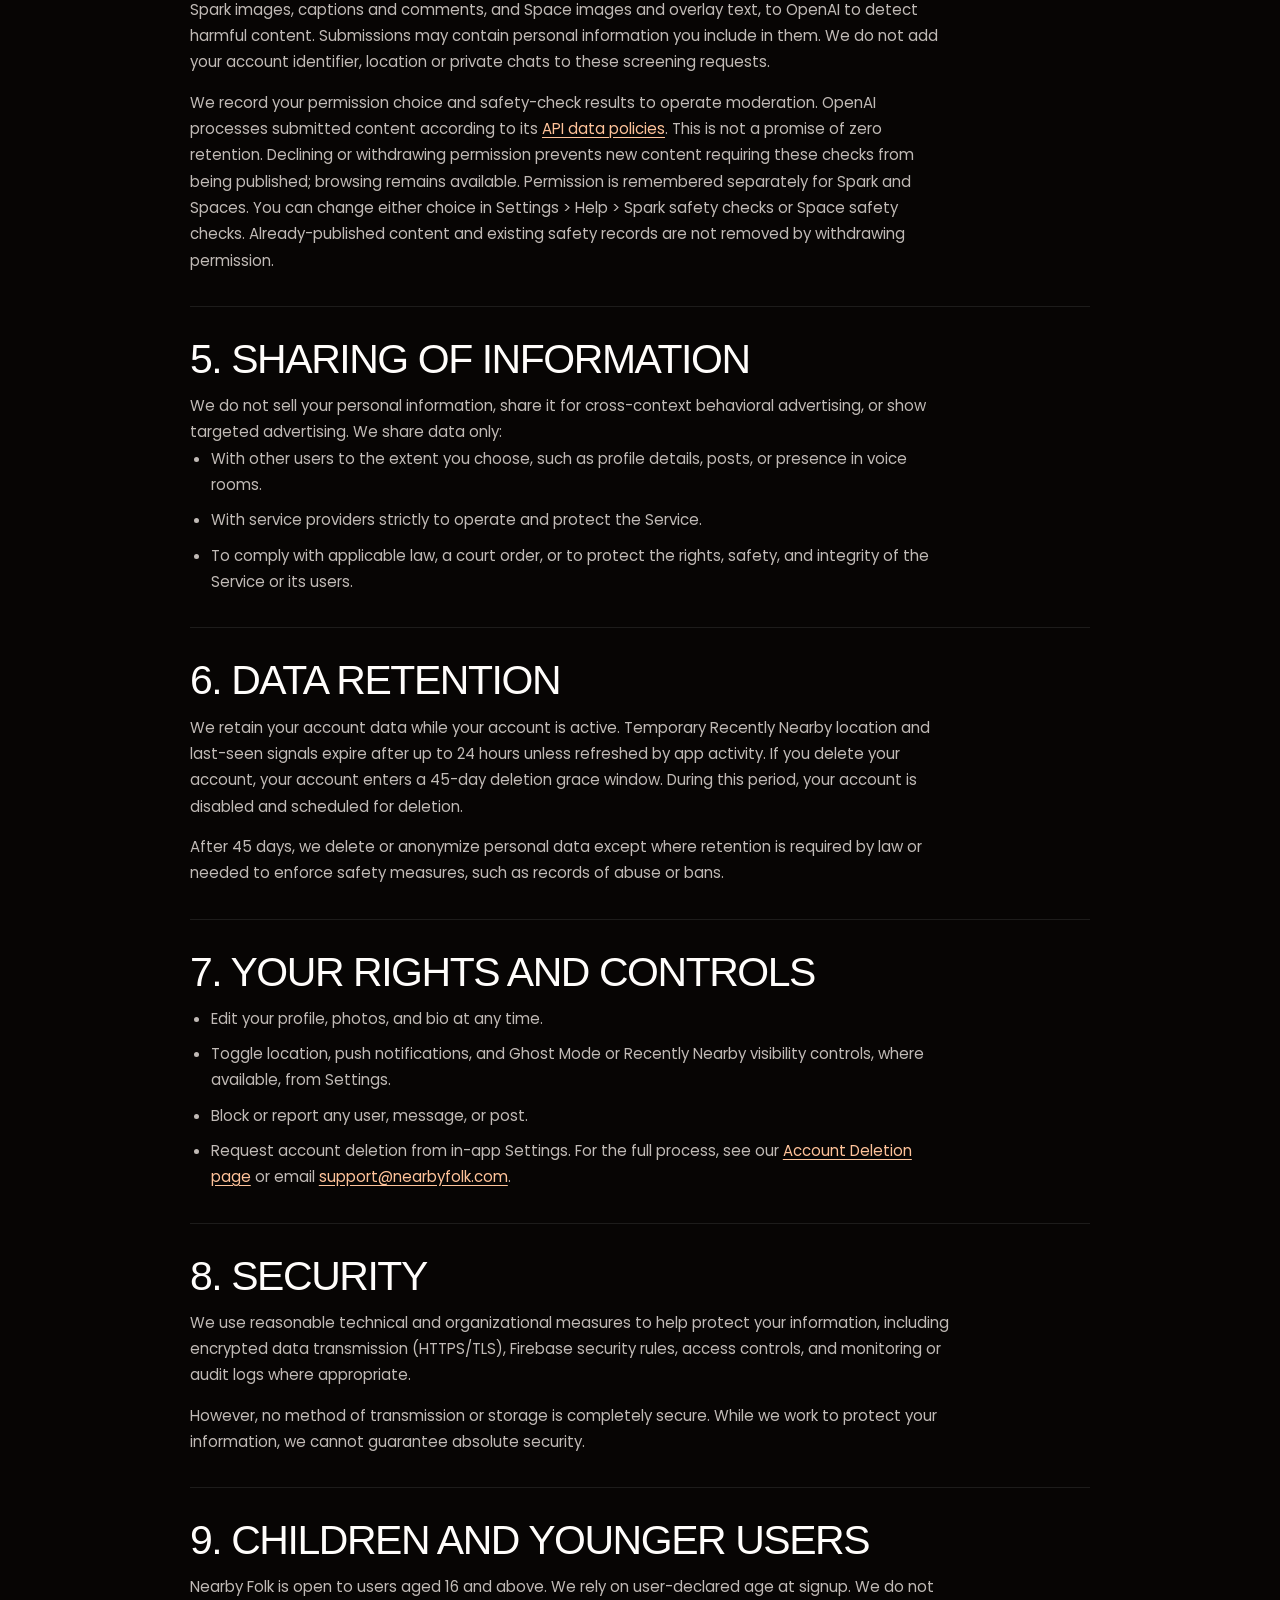
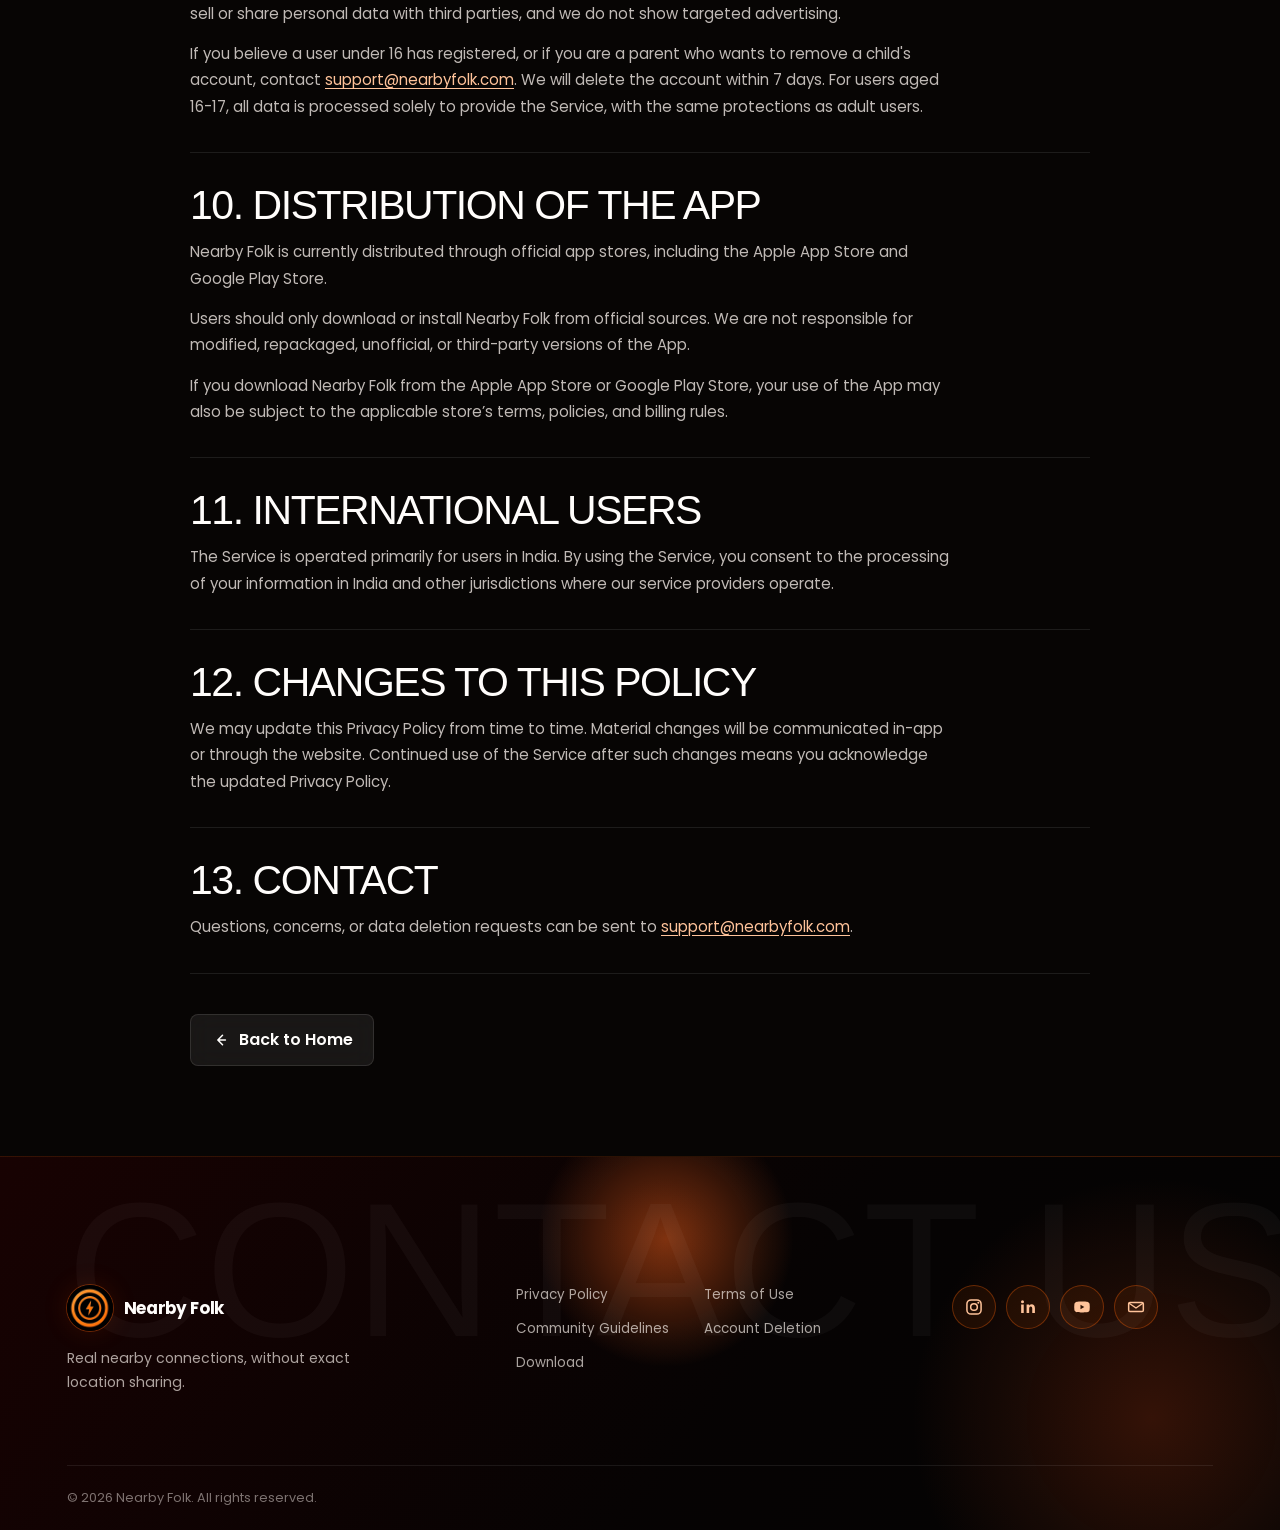
<file: privacy-policy/index.html>
<!DOCTYPE html>
<html lang="en">
<head>
  <meta charset="UTF-8">
  <meta name="viewport" content="width=device-width, initial-scale=1.0">
  <meta name="description" content="Nearby Folk Privacy Policy explaining how the app collects, uses, stores, and protects personal information.">
  <title>Privacy Policy | Nearby Folk</title>
  <link rel="icon" href="/favicon.ico" sizes="any">
  <link rel="icon" type="image/png" sizes="48x48" href="/favicon-48x48.png">
  <link rel="icon" type="image/png" sizes="96x96" href="/favicon-96x96.png">
  <link rel="icon" type="image/png" sizes="192x192" href="/favicon-192x192.png">
  <link rel="icon" type="image/png" sizes="512x512" href="/favicon-512x512.png">
  <link rel="apple-touch-icon" sizes="180x180" href="/apple-touch-icon.png">
  <link rel="preconnect" href="https://fonts.googleapis.com">
  <link rel="preconnect" href="https://fonts.gstatic.com" crossorigin>
  <link href="https://fonts.googleapis.com/css2?family=Syne:wght@500;600;700;800&display=swap" rel="stylesheet">
  <link rel="preload" href="../media/nf-logo.png?v=20260602b" as="image">
  <link rel="stylesheet" href="../styles.css">
</head>
<body class="legal-page">
  <a class="skip-link" href="#main">Skip to content</a>

  <nav class="site-nav legal-nav" aria-label="Privacy page navigation">
    <a class="brand" href="/" aria-label="Nearby Folk home">
      <img src="../media/nf-logo.png?v=20260602b" alt="" width="36" height="36" class="brand-mark">
      <span>Nearby Folk</span>
    </a>
    <div class="nav-links" aria-label="Privacy page links">
      <a href="/#safety">Safety</a>
      <a href="/#download" class="nav-download">Download</a>
    </div>
  </nav>

  <main id="main" class="legal-main">
    <header class="legal-hero">
      <div class="legal-shell">
        <a class="legal-back" href="/">
          <svg viewBox="0 0 20 20" aria-hidden="true"><path d="M12.8 4.8 7.6 10l5.2 5.2M8 10h8" fill="none" stroke="currentColor" stroke-width="1.7" stroke-linecap="round" stroke-linejoin="round"/></svg>
          Back to Home
        </a>
        <p class="eyebrow"><span></span>Privacy Policy</p>
        <h1 class="legal-title">Privacy that keeps nearby discovery comfortable.</h1>
        <p class="legal-lede">This Privacy Policy explains how Nearby Folk collects, uses, stores, and protects your personal information when you use the Nearby Folk mobile application and related services.</p>
        <p class="legal-updated">Last updated: <time datetime="2026-05-19">19 May 2026</time></p>
      </div>
    </header>

    <article class="legal-document legal-shell" aria-labelledby="privacy-policy-title">
      <h2 id="privacy-policy-title" class="sr-only">Nearby Folk Privacy Policy</h2>

      <section class="legal-section">
        <h2>Overview</h2>
        <p>This Privacy Policy explains how Nearby Folk ("we", "us", "our") collects, uses, stores, and protects your personal information when you use the Nearby Folk mobile application (the "App") and related services (collectively, the "Service").</p>
        <p>By using the Service, you acknowledge that you have read and understood this Privacy Policy.</p>
      </section>

      <section class="legal-section">
        <h2>1. Who We Are</h2>
        <p>Nearby Folk is a nearby social discovery application made for users in India. For any privacy-related questions, contact us at <a href="mailto:support@nearbyfolk.com">support@nearbyfolk.com</a>.</p>
      </section>

      <section class="legal-section">
        <h2>2. Information We Collect</h2>

        <div class="legal-subsection">
          <h3>2.1 Account and Profile Information</h3>
          <ul class="legal-list">
            <li>Email address, used to create and secure your account, sign you in, and authenticate your access through Firebase Authentication.</li>
            <li>Display name, username, age, gender, bio, and interests.</li>
            <li>Profile photo and any other media you choose to upload.</li>
          </ul>
        </div>

        <div class="legal-subsection">
          <h3>2.2 Location Information</h3>
          <p>Nearby Folk uses approximate device location to power nearby discovery features such as the Nearby radar and Recently Nearby. The Nearby radar supports real-time nearby discovery, while Recently Nearby may keep a temporary location and last-seen signal for up to 24 hours so people can discover recently active users within broad ranges up to 50 km.</p>
          <p>We do not display your exact GPS coordinates or exact live location to other users. Other users may only see approximate distance ranges or buckets, not street, building, or map-level location.</p>
          <p>We access your location only when you grant permission through your device settings. You can disable location access at any time from your device settings.</p>
          <p>You may also enable Ghost Mode, where available, to stop appearing on supported nearby discovery surfaces.</p>
        </div>

        <div class="legal-subsection">
          <h3>2.3 Permissions</h3>
          <p>The App may request permissions such as location, camera, photos/media, microphone, and notifications depending on the features you use. You can manage these permissions from your device settings.</p>
        </div>

        <div class="legal-subsection">
          <h3>2.4 User-Generated Content and Visibility</h3>
          <p>We collect content you create or share through the Service, including chat messages, friend requests, voice room participation, community posts, Spaces or Stories, comments, reactions, and media you upload.</p>
          <p>Some information you choose to share, such as your display name, profile photo, bio, interests, posts, comments, reactions, and participation in public or community features, may be visible to other users depending on the feature.</p>
        </div>

        <div class="legal-subsection">
          <h3>2.5 Device and Technical Data</h3>
          <ul class="legal-list">
            <li>Device model, operating system version, app version, language, and time zone.</li>
            <li>App analytics events, such as screens viewed and features used.</li>
            <li>Crash logs and diagnostic information.</li>
            <li>Push notification tokens through Firebase Cloud Messaging.</li>
          </ul>
        </div>

        <div class="legal-subsection">
          <h3>2.6 Safety Data</h3>
          <p>We collect reports you submit, blocks you make, and moderation actions taken on your account so we can protect the Service and its users.</p>
        </div>
      </section>

      <section class="legal-section">
        <h2>3. How We Use Your Information</h2>
        <ul class="legal-list">
          <li>To provide core features, including authentication, nearby discovery, chat, voice rooms, communities, Spaces, and friend requests.</li>
          <li>To compute approximate proximity for the Nearby radar and Recently Nearby.</li>
          <li>To send service-related and safety-related notifications.</li>
          <li>To detect, prevent, and respond to abuse, harassment, security incidents, and platform misuse.</li>
          <li>To improve the App through analytics, crash diagnostics, and product quality insights.</li>
          <li>To comply with legal obligations and enforce our Terms.</li>
        </ul>
      </section>

      <section class="legal-section">
        <h2>4. Third-Party Services</h2>
        <p>We rely on service providers to operate the App, including:</p>
        <ul class="legal-list">
          <li>Firebase by Google for authentication, Firestore database, Cloud Functions, Cloud Messaging, Crashlytics, Analytics, and Storage.</li>
          <li>Google Play Services or Maps geocoding for location functionality on Android.</li>
          <li>Other infrastructure or moderation providers needed to keep the platform reliable and safe.</li>
        </ul>
        <p>Each provider has its own privacy practices, and your data is processed under their applicable terms.</p>
        <div class="legal-subsection">
          <h3>Content safety checks with OpenAI</h3>
          <p>Where automated safety checks are enabled, we ask for your permission before sending submitted Spark images, captions and comments, and Space images and overlay text, to OpenAI to detect harmful content. Submissions may contain personal information you include in them. We do not add your account identifier, location or private chats to these screening requests.</p>
          <p>We record your permission choice and safety-check results to operate moderation. OpenAI processes submitted content according to its <a href="https://platform.openai.com/docs/guides/your-data" target="_blank" rel="noopener noreferrer">API data policies</a>. This is not a promise of zero retention. Declining or withdrawing permission prevents new content requiring these checks from being published; browsing remains available. Permission is remembered separately for Spark and Spaces. You can change either choice in Settings &gt; Help &gt; Spark safety checks or Space safety checks. Already-published content and existing safety records are not removed by withdrawing permission.</p>
        </div>
      </section>

      <section class="legal-section">
        <h2>5. Sharing of Information</h2>
        <p>We do not sell your personal information, share it for cross-context behavioral advertising, or show targeted advertising. We share data only:</p>
        <ul class="legal-list">
          <li>With other users to the extent you choose, such as profile details, posts, or presence in voice rooms.</li>
          <li>With service providers strictly to operate and protect the Service.</li>
          <li>To comply with applicable law, a court order, or to protect the rights, safety, and integrity of the Service or its users.</li>
        </ul>
      </section>

      <section class="legal-section">
        <h2>6. Data Retention</h2>
        <p>We retain your account data while your account is active. Temporary Recently Nearby location and last-seen signals expire after up to 24 hours unless refreshed by app activity. If you delete your account, your account enters a 45-day deletion grace window. During this period, your account is disabled and scheduled for deletion.</p>
        <p>After 45 days, we delete or anonymize personal data except where retention is required by law or needed to enforce safety measures, such as records of abuse or bans.</p>
      </section>

      <section class="legal-section">
        <h2>7. Your Rights and Controls</h2>
        <ul class="legal-list">
          <li>Edit your profile, photos, and bio at any time.</li>
          <li>Toggle location, push notifications, and Ghost Mode or Recently Nearby visibility controls, where available, from Settings.</li>
          <li>Block or report any user, message, or post.</li>
          <li>Request account deletion from in-app Settings. For the full process, see our <a href="/account-deletion">Account Deletion page</a> or email <a href="mailto:support@nearbyfolk.com">support@nearbyfolk.com</a>.</li>
        </ul>
      </section>

      <section class="legal-section">
        <h2>8. Security</h2>
        <p>We use reasonable technical and organizational measures to help protect your information, including encrypted data transmission (HTTPS/TLS), Firebase security rules, access controls, and monitoring or audit logs where appropriate.</p>
        <p>However, no method of transmission or storage is completely secure. While we work to protect your information, we cannot guarantee absolute security.</p>
      </section>

      <section class="legal-section">
        <h2>9. Children and Younger Users</h2>
        <p>Nearby Folk is open to users aged 16 and above. We rely on user-declared age at signup. We do not sell or share personal data with third parties, and we do not show targeted advertising.</p>
        <p>If you believe a user under 16 has registered, or if you are a parent who wants to remove a child's account, contact <a href="mailto:support@nearbyfolk.com">support@nearbyfolk.com</a>. We will delete the account within 7 days. For users aged 16-17, all data is processed solely to provide the Service, with the same protections as adult users.</p>
      </section>

      <section class="legal-section">
        <h2>10. Distribution of the App</h2>
        <p>Nearby Folk is currently distributed through official app stores, including the Apple App Store and Google Play Store.</p>
        <p>Users should only download or install Nearby Folk from official sources. We are not responsible for modified, repackaged, unofficial, or third-party versions of the App.</p>
        <p>If you download Nearby Folk from the Apple App Store or Google Play Store, your use of the App may also be subject to the applicable store’s terms, policies, and billing rules.</p>
      </section>

      <section class="legal-section">
        <h2>11. International Users</h2>
        <p>The Service is operated primarily for users in India. By using the Service, you consent to the processing of your information in India and other jurisdictions where our service providers operate.</p>
      </section>

      <section class="legal-section">
        <h2>12. Changes to This Policy</h2>
        <p>We may update this Privacy Policy from time to time. Material changes will be communicated in-app or through the website. Continued use of the Service after such changes means you acknowledge the updated Privacy Policy.</p>
      </section>

      <section class="legal-section">
        <h2>13. Contact</h2>
        <p>Questions, concerns, or data deletion requests can be sent to <a href="mailto:support@nearbyfolk.com">support@nearbyfolk.com</a>.</p>
      </section>

      <div class="legal-actions">
        <a class="button button-secondary" href="/">
          <svg viewBox="0 0 20 20" aria-hidden="true"><path d="M12.8 4.8 7.6 10l5.2 5.2M8 10h8" fill="none" stroke="currentColor" stroke-width="1.7" stroke-linecap="round" stroke-linejoin="round"/></svg>
          Back to Home
        </a>
      </div>
    </article>
  </main>

  <footer class="site-footer">
    <div class="footer-main">
      <div class="footer-brand-block">
        <a class="brand footer-brand" href="/" aria-label="Nearby Folk home">
          <img src="../media/nf-logo.png?v=20260602b" alt="" width="40" height="40" loading="lazy" class="brand-mark">
          <span>Nearby Folk</span>
        </a>
        <p class="footer-tagline">Real nearby connections, without exact location sharing.</p>
      </div>

      <nav class="footer-links" aria-label="Footer navigation">
        <a href="/privacy-policy">Privacy Policy</a>
        <a href="/terms">Terms of Use</a>
        <a href="/community-guidelines">Community Guidelines</a>
        <a href="/account-deletion">Account Deletion</a>
        <a href="/#download">Download</a>
      </nav>

      <div class="footer-social" aria-label="Social links">
        <a class="footer-social-link" href="https://www.instagram.com/nearby_folk?utm_source=qr&amp;igsh=MXRkOWo5ZmFwd3phcw==" target="_blank" rel="noopener noreferrer" aria-label="Nearby Folk on Instagram" title="Instagram">
          <svg viewBox="0 0 24 24" aria-hidden="true">
            <rect x="3.5" y="3.5" width="17" height="17" rx="5" fill="none" stroke="currentColor" stroke-width="1.8"/>
            <circle cx="12" cy="12" r="4" fill="none" stroke="currentColor" stroke-width="1.8"/>
            <circle cx="17.2" cy="6.8" r="1.2" fill="currentColor"/>
          </svg>
        </a>
        <a class="footer-social-link" href="https://www.linkedin.com/company/nearbyfolk/" target="_blank" rel="noopener noreferrer" aria-label="Nearby Folk on LinkedIn" title="LinkedIn">
          <svg viewBox="0 0 24 24" aria-hidden="true">
            <path d="M6.9 8.9H3.8v10.2h3.1V8.9Zm.3-3.3a1.8 1.8 0 1 0-3.6 0 1.8 1.8 0 0 0 3.6 0ZM20.3 13.4c0-3.1-1.6-4.7-3.9-4.7-1.8 0-2.7 1-3.1 1.7V8.9h-3v10.2h3.1v-5c0-1.4.3-2.7 1.9-2.7s1.8 1.5 1.8 2.8v4.9h3.2v-5.7Z" fill="currentColor"/>
          </svg>
        </a>
        <a class="footer-social-link" href="https://youtube.com/@nearbyfolk?si=nEIEv_Tc3wyIkUFP" target="_blank" rel="noopener noreferrer" aria-label="Nearby Folk on YouTube" title="YouTube">
          <svg viewBox="0 0 24 24" aria-hidden="true">
            <path d="M21.1 8.1a3 3 0 0 0-2.1-2.1C17.1 5.5 12 5.5 12 5.5s-5.1 0-7 .5a3 3 0 0 0-2.1 2.1 31 31 0 0 0 0 7.8A3 3 0 0 0 5 18c1.9.5 7 .5 7 .5s5.1 0 7-.5a3 3 0 0 0 2.1-2.1 31 31 0 0 0 0-7.8Zm-10.9 6.5V9.4l4.6 2.6-4.6 2.6Z" fill="currentColor"/>
          </svg>
        </a>
        <a class="footer-social-link" href="https://mail.google.com/mail/?view=cm&amp;fs=1&amp;to=support%40nearbyfolk.com" target="_blank" rel="noopener noreferrer" aria-label="Email Nearby Folk support with Gmail" title="Gmail">
          <svg viewBox="0 0 24 24" aria-hidden="true">
            <path d="M4.8 6.5h14.4c.9 0 1.6.7 1.6 1.6v7.8c0 .9-.7 1.6-1.6 1.6H4.8c-.9 0-1.6-.7-1.6-1.6V8.1c0-.9.7-1.6 1.6-1.6Z" fill="none" stroke="currentColor" stroke-width="1.8"/>
            <path d="m4.2 7.8 7.8 5.4 7.8-5.4" fill="none" stroke="currentColor" stroke-width="1.8" stroke-linecap="round" stroke-linejoin="round"/>
          </svg>
        </a>
      </div>
    </div>

    <div class="footer-bottom">
      <p>&copy; 2026 Nearby Folk. All rights reserved.</p>
    </div>
  </footer>

  <script src="../main.js"></script>
</body>
</html>
</file>
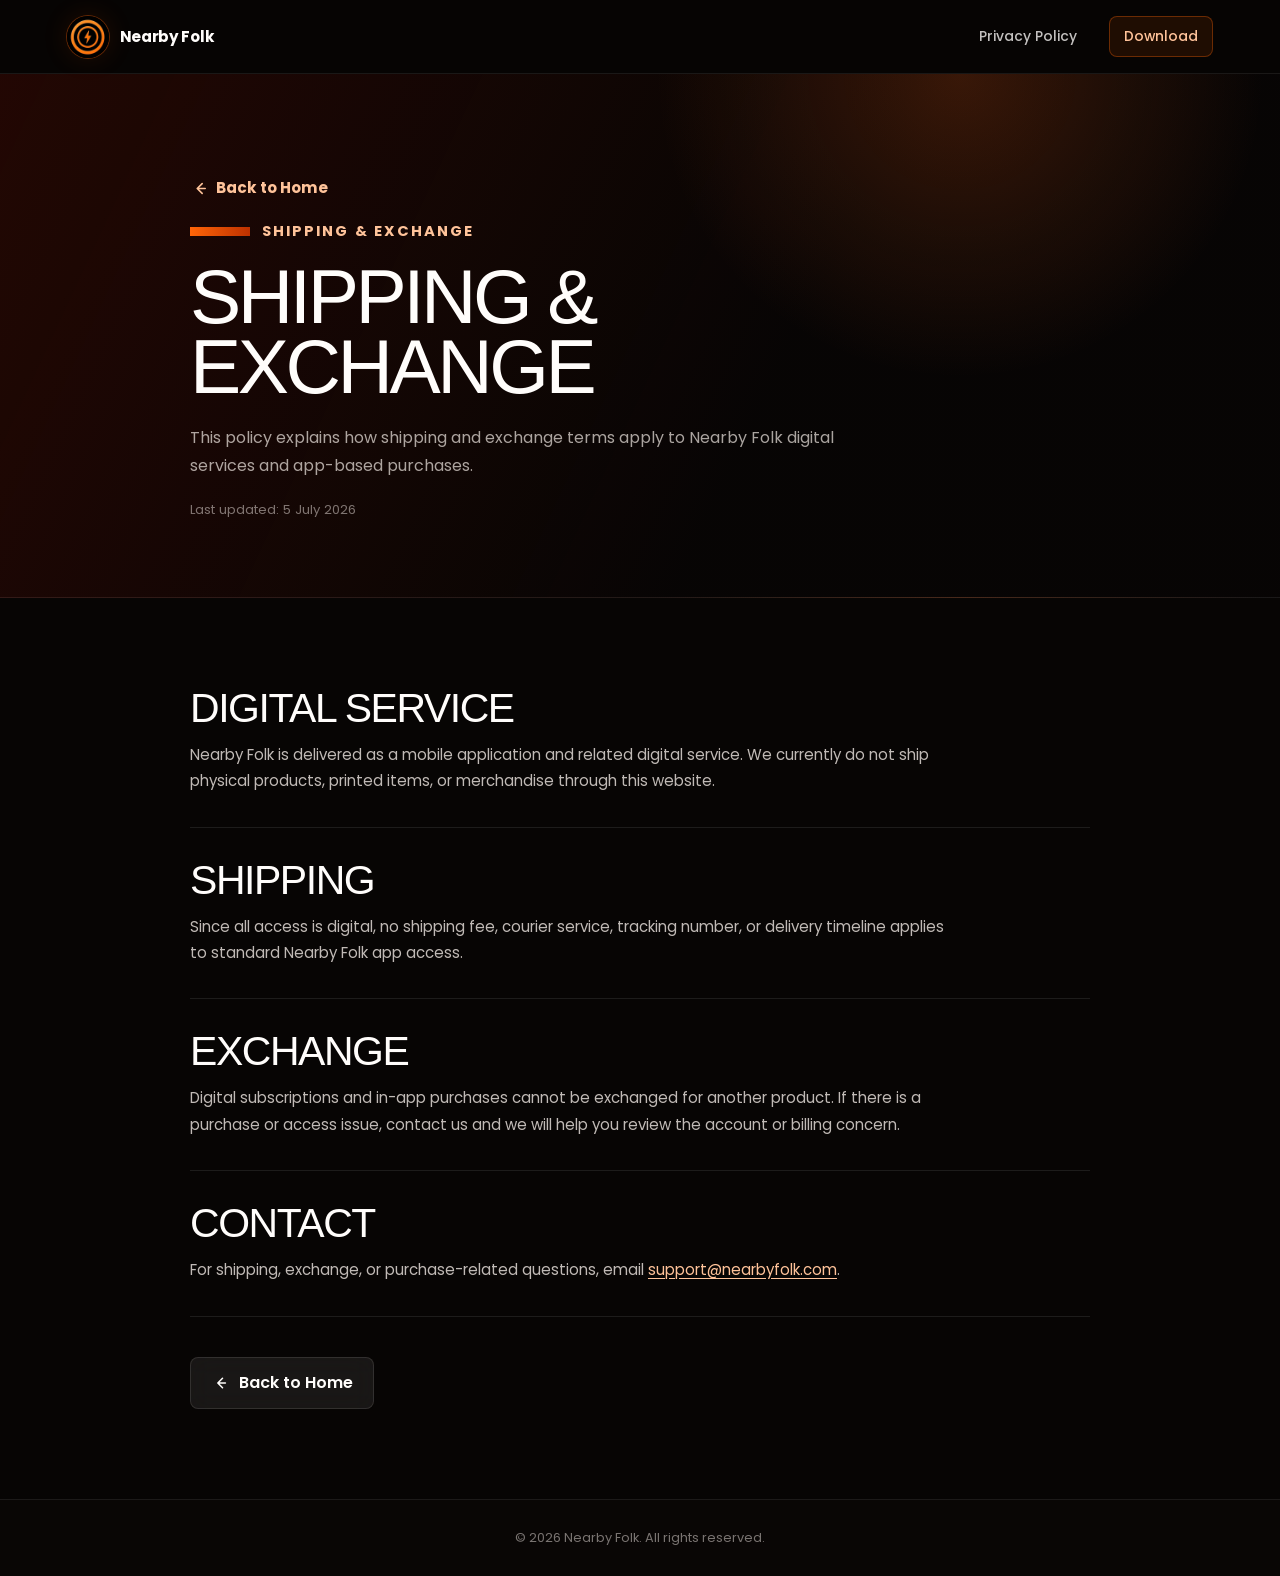
<file: shipping-exchange/index.html>
<!DOCTYPE html>
<html lang="en">
<head>
  <meta charset="UTF-8">
  <meta name="viewport" content="width=device-width, initial-scale=1.0">
  <meta name="description" content="Nearby Folk shipping and exchange policy for digital services and app-based purchases.">
  <title>Shipping &amp; Exchange | Nearby Folk</title>
  <link rel="icon" href="/favicon.ico" sizes="any">
  <link rel="icon" type="image/png" sizes="48x48" href="/favicon-48x48.png">
  <link rel="icon" type="image/png" sizes="96x96" href="/favicon-96x96.png">
  <link rel="icon" type="image/png" sizes="192x192" href="/favicon-192x192.png">
  <link rel="icon" type="image/png" sizes="512x512" href="/favicon-512x512.png">
  <link rel="apple-touch-icon" sizes="180x180" href="/apple-touch-icon.png">
  <link rel="preconnect" href="https://fonts.googleapis.com">
  <link rel="preconnect" href="https://fonts.gstatic.com" crossorigin>
  <link href="https://fonts.googleapis.com/css2?family=Syne:wght@500;600;700;800&display=swap" rel="stylesheet">
  <link rel="preload" href="../media/nf-logo.png?v=20260602b" as="image">
  <link rel="stylesheet" href="../styles.css">
</head>
<body class="legal-page">
  <a class="skip-link" href="#main">Skip to content</a>

  <nav class="site-nav legal-nav" aria-label="Shipping and exchange page navigation">
    <a class="brand" href="/" aria-label="Nearby Folk home">
      <img src="../media/nf-logo.png?v=20260602b" alt="" width="36" height="36" class="brand-mark">
      <span>Nearby Folk</span>
    </a>
    <div class="nav-links" aria-label="Shipping and exchange page links">
      <a href="/privacy-policy">Privacy Policy</a>
      <a href="/#download" class="nav-download">Download</a>
    </div>
  </nav>

  <main id="main" class="legal-main">
    <header class="legal-hero">
      <div class="legal-shell">
        <a class="legal-back" href="/">
          <svg viewBox="0 0 20 20" aria-hidden="true"><path d="M12.8 4.8 7.6 10l5.2 5.2M8 10h8" fill="none" stroke="currentColor" stroke-width="1.7" stroke-linecap="round" stroke-linejoin="round"/></svg>
          Back to Home
        </a>
        <p class="eyebrow"><span></span>Shipping &amp; Exchange</p>
        <h1 class="legal-title">Shipping &amp; Exchange</h1>
        <p class="legal-lede">This policy explains how shipping and exchange terms apply to Nearby Folk digital services and app-based purchases.</p>
        <p class="legal-updated">Last updated: <time datetime="2026-07-05">5 July 2026</time></p>
      </div>
    </header>

    <article class="legal-document legal-shell" aria-labelledby="shipping-exchange-title">
      <h2 id="shipping-exchange-title" class="sr-only">Nearby Folk Shipping and Exchange Policy</h2>

      <section class="legal-section">
        <h2>Digital Service</h2>
        <p>Nearby Folk is delivered as a mobile application and related digital service. We currently do not ship physical products, printed items, or merchandise through this website.</p>
      </section>

      <section class="legal-section">
        <h2>Shipping</h2>
        <p>Since all access is digital, no shipping fee, courier service, tracking number, or delivery timeline applies to standard Nearby Folk app access.</p>
      </section>

      <section class="legal-section">
        <h2>Exchange</h2>
        <p>Digital subscriptions and in-app purchases cannot be exchanged for another product. If there is a purchase or access issue, contact us and we will help you review the account or billing concern.</p>
      </section>

      <section class="legal-section">
        <h2>Contact</h2>
        <p>For shipping, exchange, or purchase-related questions, email <a href="mailto:support@nearbyfolk.com">support@nearbyfolk.com</a>.</p>
      </section>

      <div class="legal-actions">
        <a class="button button-secondary" href="/">
          <svg viewBox="0 0 20 20" aria-hidden="true"><path d="M12.8 4.8 7.6 10l5.2 5.2M8 10h8" fill="none" stroke="currentColor" stroke-width="1.7" stroke-linecap="round" stroke-linejoin="round"/></svg>
          Back to Home
        </a>
      </div>
    </article>
  </main>

  <footer class="legal-footer">
    <p>&copy; 2026 Nearby Folk. All rights reserved.</p>
  </footer>

  <script src="../main.js"></script>
</body>
</html>
</file>
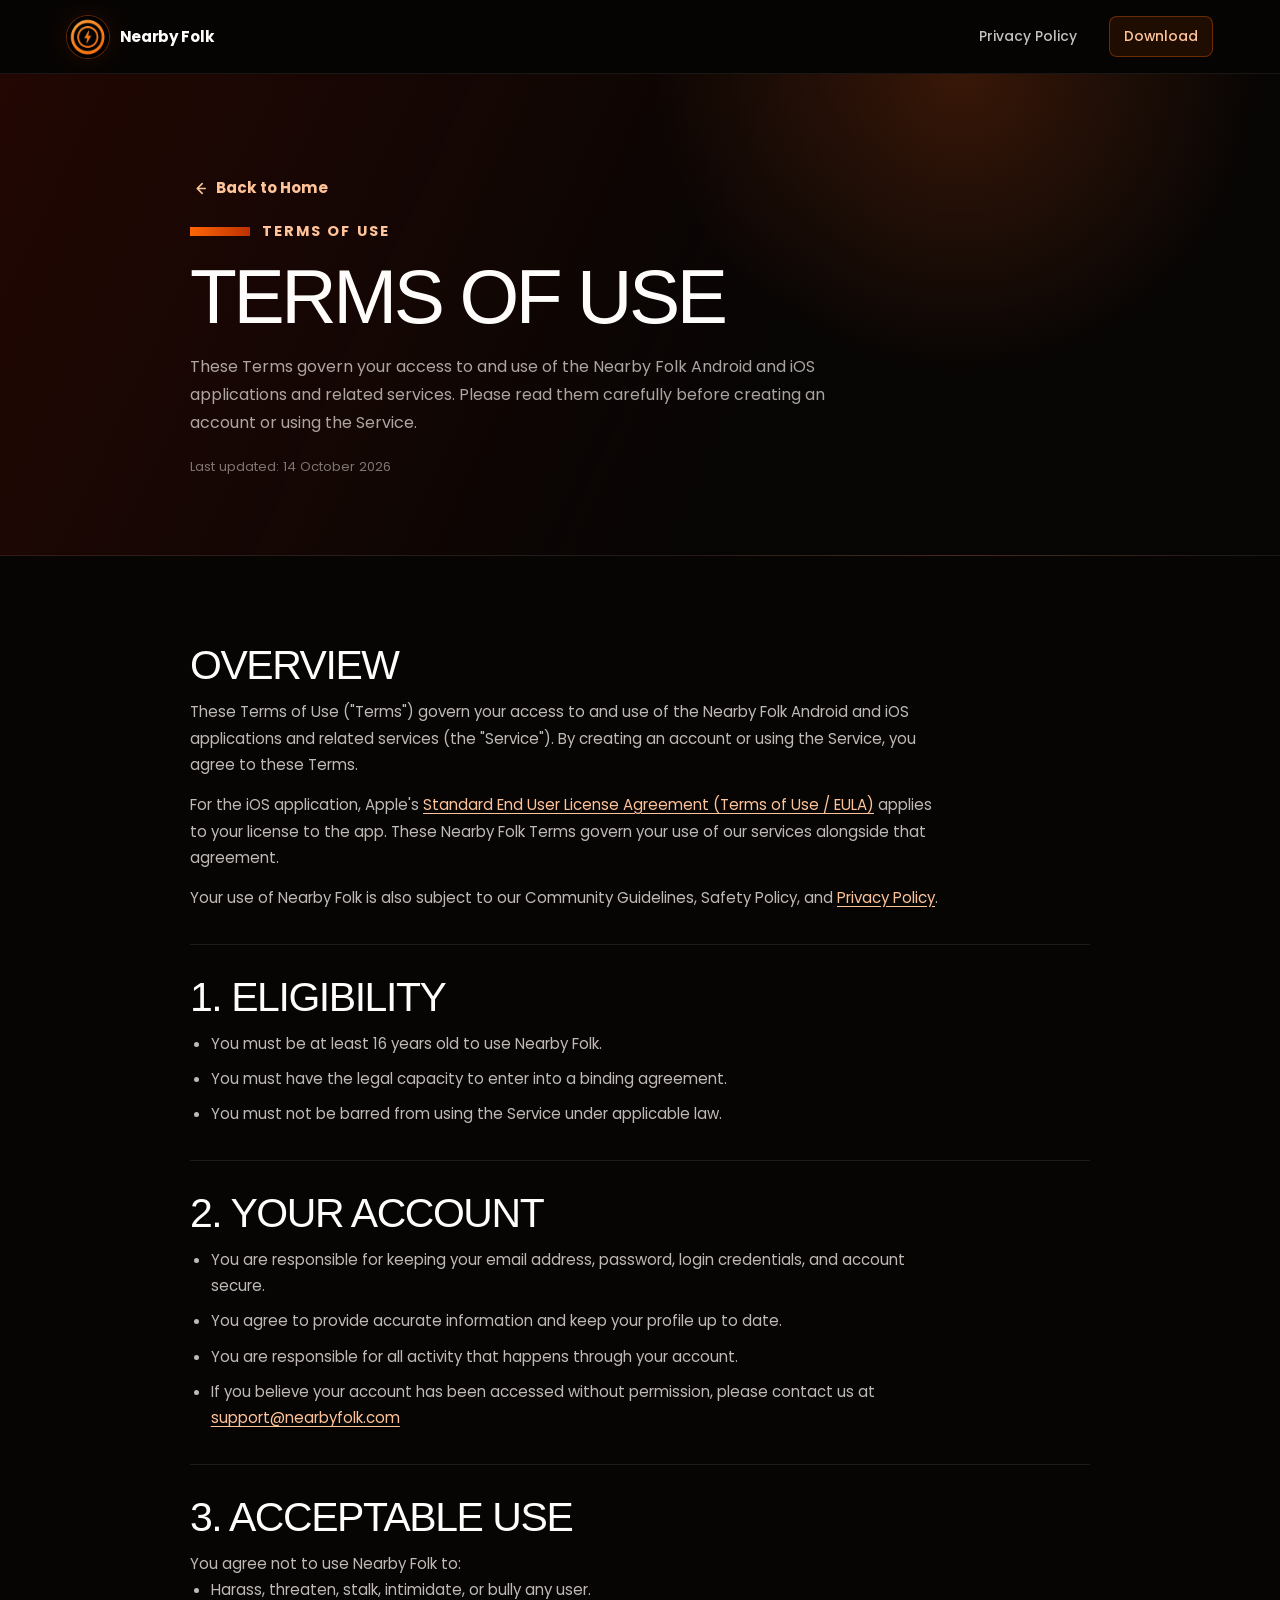
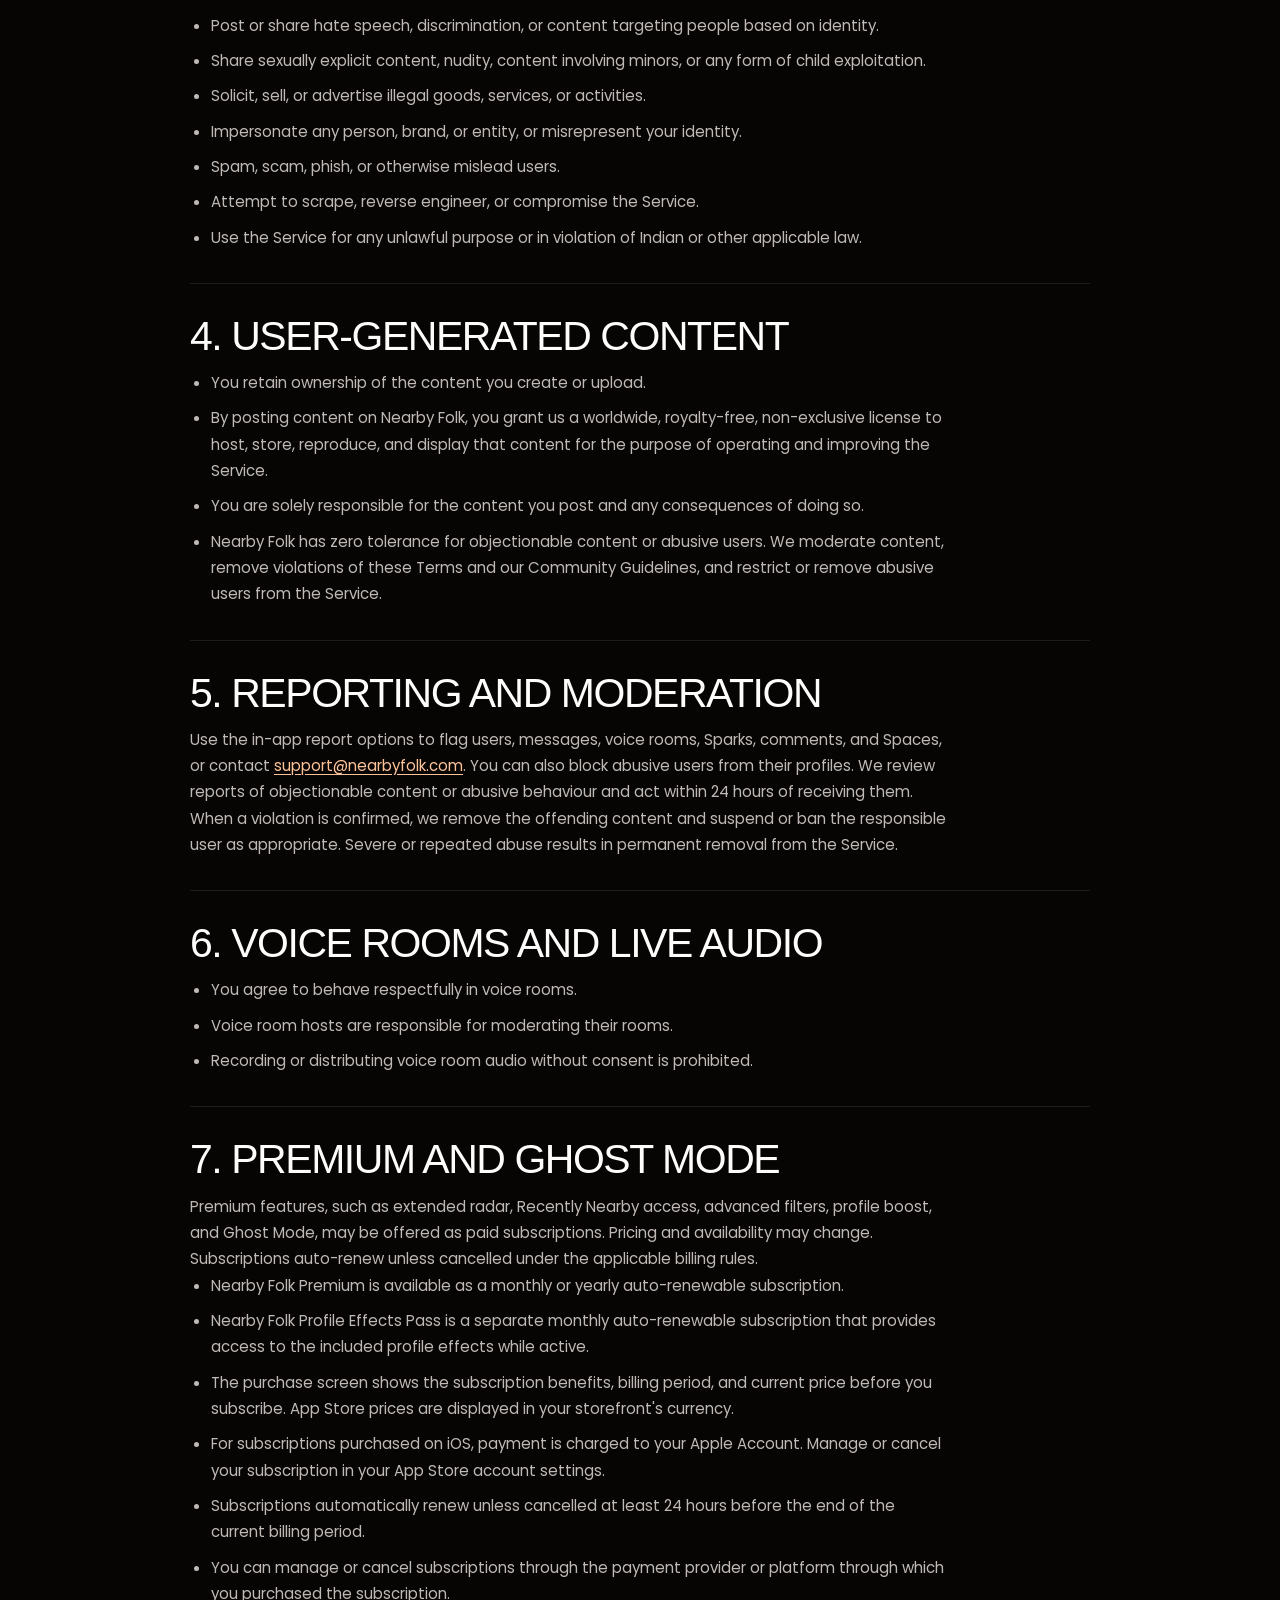
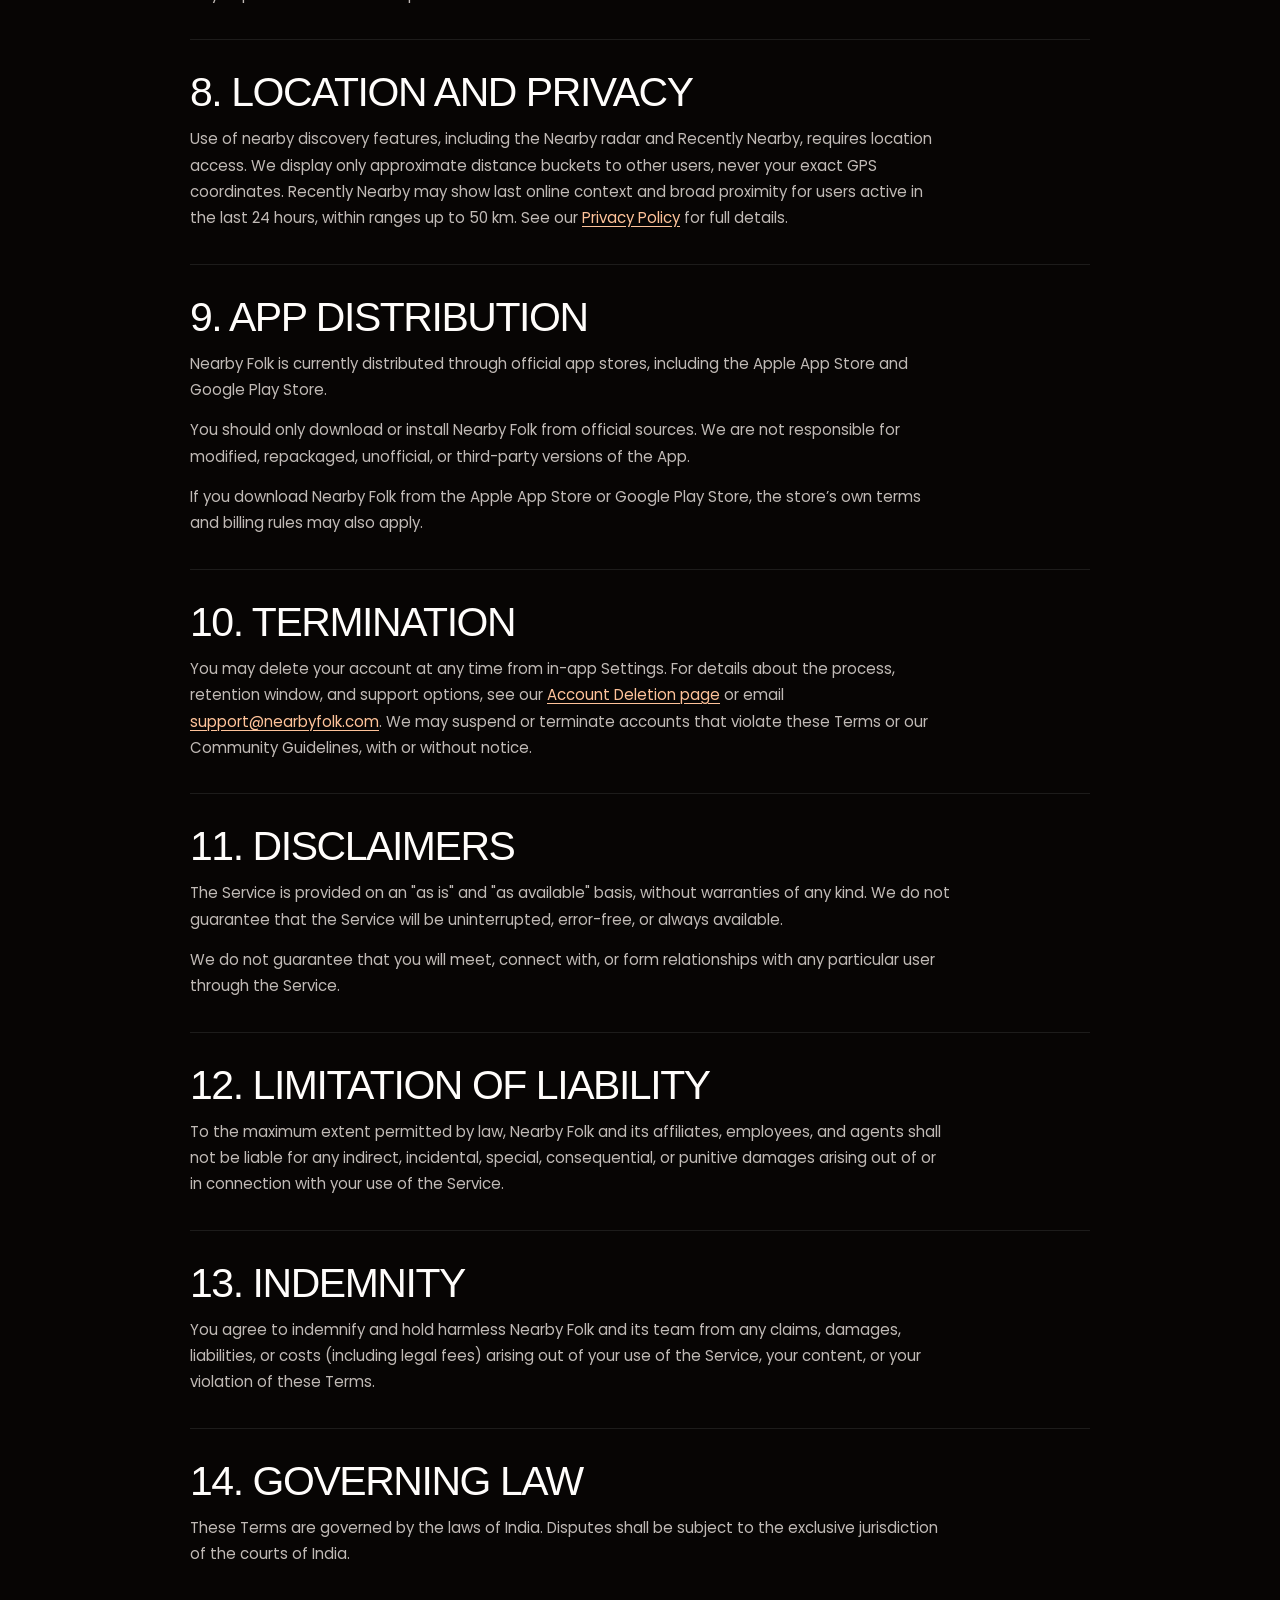
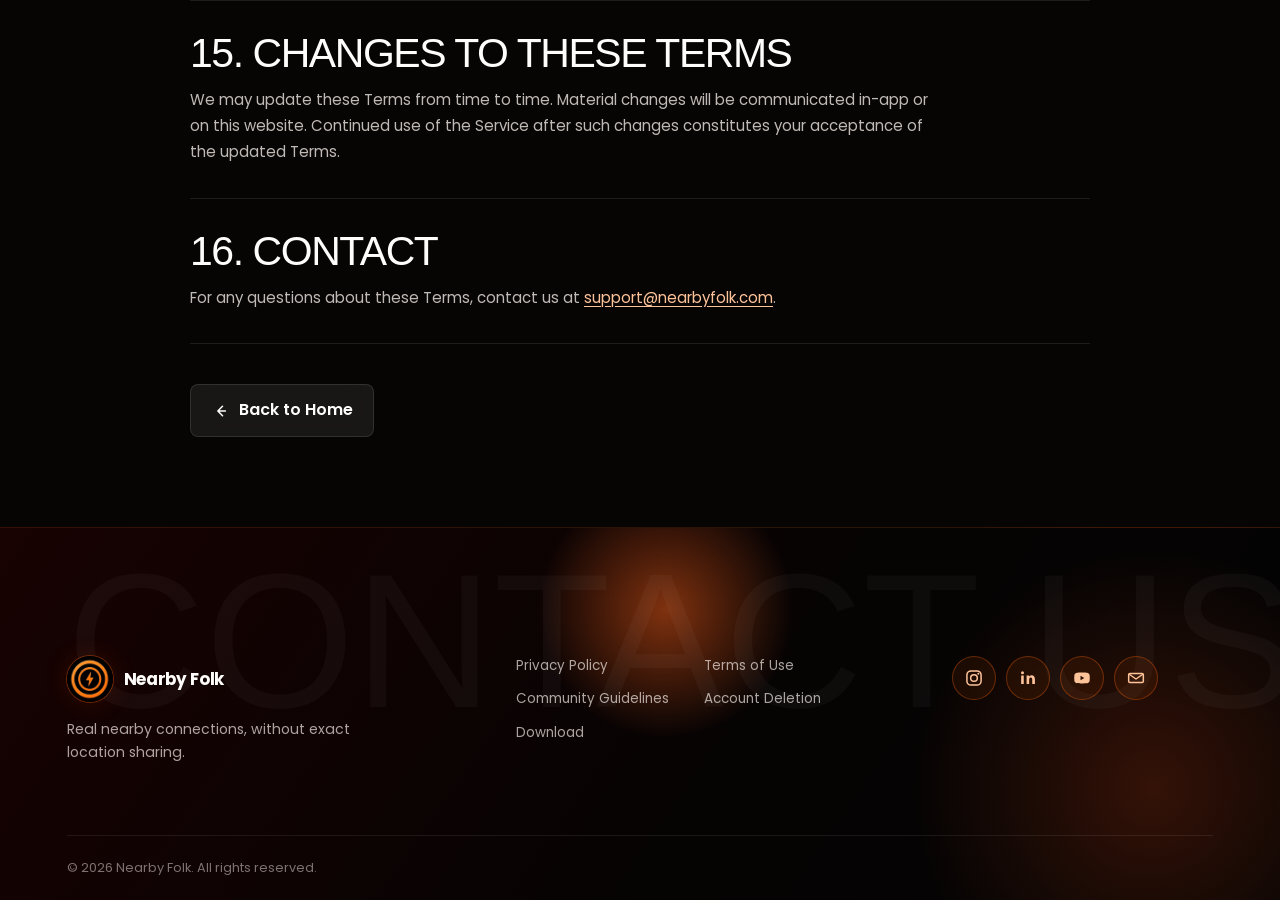
<file: terms/index.html>
<!DOCTYPE html>
<html lang="en">
<head>
  <meta charset="UTF-8">
  <meta name="viewport" content="width=device-width, initial-scale=1.0">
  <meta name="description" content="Nearby Folk Terms of Use governing access to and use of the Nearby Folk app and related services.">
  <title>Terms of Use | Nearby Folk</title>
  <link rel="icon" href="/favicon.ico" sizes="any">
  <link rel="icon" type="image/png" sizes="48x48" href="/favicon-48x48.png">
  <link rel="icon" type="image/png" sizes="96x96" href="/favicon-96x96.png">
  <link rel="icon" type="image/png" sizes="192x192" href="/favicon-192x192.png">
  <link rel="icon" type="image/png" sizes="512x512" href="/favicon-512x512.png">
  <link rel="apple-touch-icon" sizes="180x180" href="/apple-touch-icon.png">
  <link rel="preconnect" href="https://fonts.googleapis.com">
  <link rel="preconnect" href="https://fonts.gstatic.com" crossorigin>
  <link href="https://fonts.googleapis.com/css2?family=Syne:wght@500;600;700;800&display=swap" rel="stylesheet">
  <link rel="preload" href="../media/nf-logo.png?v=20260602b" as="image">
  <link rel="stylesheet" href="../styles.css">
</head>
<body class="legal-page">
  <a class="skip-link" href="#main">Skip to content</a>

  <nav class="site-nav legal-nav" aria-label="Terms page navigation">
    <a class="brand" href="/" aria-label="Nearby Folk home">
      <img src="../media/nf-logo.png?v=20260602b" alt="" width="36" height="36" class="brand-mark">
      <span>Nearby Folk</span>
    </a>
    <div class="nav-links" aria-label="Terms page links">
      <a href="/privacy-policy">Privacy Policy</a>
      <a href="/#download" class="nav-download">Download</a>
    </div>
  </nav>

  <main id="main" class="legal-main">
    <header class="legal-hero">
      <div class="legal-shell">
        <a class="legal-back" href="/">
          <svg viewBox="0 0 20 20" aria-hidden="true"><path d="M12.8 4.8 7.6 10l5.2 5.2M8 10h8" fill="none" stroke="currentColor" stroke-width="1.7" stroke-linecap="round" stroke-linejoin="round"/></svg>
          Back to Home
        </a>
        <p class="eyebrow"><span></span>Terms of Use</p>
        <h1 class="legal-title">Terms of Use</h1>
        <p class="legal-lede">These Terms govern your access to and use of the Nearby Folk Android and iOS applications and related services. Please read them carefully before creating an account or using the Service.</p>
        <p class="legal-updated">Last updated: <time datetime="2026-10-14">14 October 2026</time></p>
      </div>
    </header>

    <article class="legal-document legal-shell" aria-labelledby="terms-title">
      <h2 id="terms-title" class="sr-only">Nearby Folk Terms of Use</h2>

      <section class="legal-section">
        <h2>Overview</h2>
        <p>These Terms of Use ("Terms") govern your access to and use of the Nearby Folk Android and iOS applications and related services (the "Service"). By creating an account or using the Service, you agree to these Terms.</p>
        <p>For the iOS application, Apple's <a href="https://www.apple.com/legal/internet-services/itunes/dev/stdeula/">Standard End User License Agreement (Terms of Use / EULA)</a> applies to your license to the app. These Nearby Folk Terms govern your use of our services alongside that agreement.</p>
        <p>Your use of Nearby Folk is also subject to our Community Guidelines, Safety Policy, and <a href="/privacy-policy">Privacy Policy</a>.</p>
      </section>

      <section class="legal-section">
        <h2>1. Eligibility</h2>
        <ul class="legal-list">
          <li>You must be at least 16 years old to use Nearby Folk.</li>
          <li>You must have the legal capacity to enter into a binding agreement.</li>
          <li>You must not be barred from using the Service under applicable law.</li>
        </ul>
      </section>

      <section class="legal-section">
        <h2>2. Your Account</h2>
        <ul class="legal-list">
          <li>You are responsible for keeping your email address, password, login credentials, and account secure.</li>
          <li>You agree to provide accurate information and keep your profile up to date.</li>
          <li>You are responsible for all activity that happens through your account.</li>
          <li>If you believe your account has been accessed without permission, please contact us at <a href="mailto:support@nearbyfolk.com">support@nearbyfolk.com</a></li>
        </ul>
      </section>

      <section class="legal-section">
        <h2>3. Acceptable Use</h2>
        <p>You agree not to use Nearby Folk to:</p>
        <ul class="legal-list">
          <li>Harass, threaten, stalk, intimidate, or bully any user.</li>
          <li>Post or share hate speech, discrimination, or content targeting people based on identity.</li>
          <li>Share sexually explicit content, nudity, content involving minors, or any form of child exploitation.</li>
          <li>Solicit, sell, or advertise illegal goods, services, or activities.</li>
          <li>Impersonate any person, brand, or entity, or misrepresent your identity.</li>
          <li>Spam, scam, phish, or otherwise mislead users.</li>
          <li>Attempt to scrape, reverse engineer, or compromise the Service.</li>
          <li>Use the Service for any unlawful purpose or in violation of Indian or other applicable law.</li>
        </ul>
      </section>

      <section class="legal-section">
        <h2>4. User-Generated Content</h2>
        <ul class="legal-list">
          <li>You retain ownership of the content you create or upload.</li>
          <li>By posting content on Nearby Folk, you grant us a worldwide, royalty-free, non-exclusive license to host, store, reproduce, and display that content for the purpose of operating and improving the Service.</li>
          <li>You are solely responsible for the content you post and any consequences of doing so.</li>
          <li>Nearby Folk has zero tolerance for objectionable content or abusive users. We moderate content, remove violations of these Terms and our Community Guidelines, and restrict or remove abusive users from the Service.</li>
        </ul>
      </section>

      <section class="legal-section">
        <h2>5. Reporting and Moderation</h2>
        <p>Use the in-app report options to flag users, messages, voice rooms, Sparks, comments, and Spaces, or contact <a href="mailto:support@nearbyfolk.com">support@nearbyfolk.com</a>. You can also block abusive users from their profiles. We review reports of objectionable content or abusive behaviour and act within 24 hours of receiving them. When a violation is confirmed, we remove the offending content and suspend or ban the responsible user as appropriate. Severe or repeated abuse results in permanent removal from the Service.</p>
      </section>

      <section class="legal-section">
        <h2>6. Voice Rooms and Live Audio</h2>
        <ul class="legal-list">
          <li>You agree to behave respectfully in voice rooms.</li>
          <li>Voice room hosts are responsible for moderating their rooms.</li>
          <li>Recording or distributing voice room audio without consent is prohibited.</li>
        </ul>
      </section>

      <section class="legal-section">
        <h2>7. Premium and Ghost Mode</h2>
        <p>Premium features, such as extended radar, Recently Nearby access, advanced filters, profile boost, and Ghost Mode, may be offered as paid subscriptions. Pricing and availability may change. Subscriptions auto-renew unless cancelled under the applicable billing rules.</p>
        <ul class="legal-list">
          <li>Nearby Folk Premium is available as a monthly or yearly auto-renewable subscription.</li>
          <li>Nearby Folk Profile Effects Pass is a separate monthly auto-renewable subscription that provides access to the included profile effects while active.</li>
          <li>The purchase screen shows the subscription benefits, billing period, and current price before you subscribe. App Store prices are displayed in your storefront's currency.</li>
          <li>For subscriptions purchased on iOS, payment is charged to your Apple Account. Manage or cancel your subscription in your App Store account settings.</li>
          <li>Subscriptions automatically renew unless cancelled at least 24 hours before the end of the current billing period.</li>
          <li>You can manage or cancel subscriptions through the payment provider or platform through which you purchased the subscription.</li>
        </ul>
      </section>

      <section class="legal-section">
        <h2>8. Location and Privacy</h2>
        <p>Use of nearby discovery features, including the Nearby radar and Recently Nearby, requires location access. We display only approximate distance buckets to other users, never your exact GPS coordinates. Recently Nearby may show last online context and broad proximity for users active in the last 24 hours, within ranges up to 50 km. See our <a href="/privacy-policy">Privacy Policy</a> for full details.</p>
      </section>

      <section class="legal-section">
        <h2>9. App Distribution</h2>
        <p>Nearby Folk is currently distributed through official app stores, including the Apple App Store and Google Play Store.</p>
        <p>You should only download or install Nearby Folk from official sources. We are not responsible for modified, repackaged, unofficial, or third-party versions of the App.</p>
        <p>If you download Nearby Folk from the Apple App Store or Google Play Store, the store’s own terms and billing rules may also apply.</p>
      </section>

      <section class="legal-section">
        <h2>10. Termination</h2>
        <p>You may delete your account at any time from in-app Settings. For details about the process, retention window, and support options, see our <a href="/account-deletion">Account Deletion page</a> or email <a href="mailto:support@nearbyfolk.com">support@nearbyfolk.com</a>. We may suspend or terminate accounts that violate these Terms or our Community Guidelines, with or without notice.</p>
      </section>

      <section class="legal-section">
        <h2>11. Disclaimers</h2>
        <p>The Service is provided on an "as is" and "as available" basis, without warranties of any kind. We do not guarantee that the Service will be uninterrupted, error-free, or always available.</p>
        <p>We do not guarantee that you will meet, connect with, or form relationships with any particular user through the Service.</p>
      </section>

      <section class="legal-section">
        <h2>12. Limitation of Liability</h2>
        <p>To the maximum extent permitted by law, Nearby Folk and its affiliates, employees, and agents shall not be liable for any indirect, incidental, special, consequential, or punitive damages arising out of or in connection with your use of the Service.</p>
      </section>

      <section class="legal-section">
        <h2>13. Indemnity</h2>
        <p>You agree to indemnify and hold harmless Nearby Folk and its team from any claims, damages, liabilities, or costs (including legal fees) arising out of your use of the Service, your content, or your violation of these Terms.</p>
      </section>

      <section class="legal-section">
        <h2>14. Governing Law</h2>
        <p>These Terms are governed by the laws of India. Disputes shall be subject to the exclusive jurisdiction of the courts of India.</p>
      </section>

      <section class="legal-section">
        <h2>15. Changes to These Terms</h2>
        <p>We may update these Terms from time to time. Material changes will be communicated in-app or on this website. Continued use of the Service after such changes constitutes your acceptance of the updated Terms.</p>
      </section>

      <section class="legal-section">
        <h2>16. Contact</h2>
        <p>For any questions about these Terms, contact us at <a href="mailto:support@nearbyfolk.com">support@nearbyfolk.com</a>.</p>
      </section>

      <div class="legal-actions">
        <a class="button button-secondary" href="/">
          <svg viewBox="0 0 20 20" aria-hidden="true"><path d="M12.8 4.8 7.6 10l5.2 5.2M8 10h8" fill="none" stroke="currentColor" stroke-width="1.7" stroke-linecap="round" stroke-linejoin="round"/></svg>
          Back to Home
        </a>
      </div>
    </article>
  </main>

  <footer class="site-footer">
    <div class="footer-main">
      <div class="footer-brand-block">
        <a class="brand footer-brand" href="/" aria-label="Nearby Folk home">
          <img src="../media/nf-logo.png?v=20260602b" alt="" width="40" height="40" loading="lazy" class="brand-mark">
          <span>Nearby Folk</span>
        </a>
        <p class="footer-tagline">Real nearby connections, without exact location sharing.</p>
      </div>

      <nav class="footer-links" aria-label="Footer navigation">
        <a href="/privacy-policy">Privacy Policy</a>
        <a href="/terms">Terms of Use</a>
        <a href="/community-guidelines">Community Guidelines</a>
        <a href="/account-deletion">Account Deletion</a>
        <a href="/#download">Download</a>
      </nav>

      <div class="footer-social" aria-label="Social links">
        <a class="footer-social-link" href="https://www.instagram.com/nearby_folk?utm_source=qr&amp;igsh=MXRkOWo5ZmFwd3phcw==" target="_blank" rel="noopener noreferrer" aria-label="Nearby Folk on Instagram" title="Instagram">
          <svg viewBox="0 0 24 24" aria-hidden="true">
            <rect x="3.5" y="3.5" width="17" height="17" rx="5" fill="none" stroke="currentColor" stroke-width="1.8"/>
            <circle cx="12" cy="12" r="4" fill="none" stroke="currentColor" stroke-width="1.8"/>
            <circle cx="17.2" cy="6.8" r="1.2" fill="currentColor"/>
          </svg>
        </a>
        <a class="footer-social-link" href="https://www.linkedin.com/company/nearbyfolk/" target="_blank" rel="noopener noreferrer" aria-label="Nearby Folk on LinkedIn" title="LinkedIn">
          <svg viewBox="0 0 24 24" aria-hidden="true">
            <path d="M6.9 8.9H3.8v10.2h3.1V8.9Zm.3-3.3a1.8 1.8 0 1 0-3.6 0 1.8 1.8 0 0 0 3.6 0ZM20.3 13.4c0-3.1-1.6-4.7-3.9-4.7-1.8 0-2.7 1-3.1 1.7V8.9h-3v10.2h3.1v-5c0-1.4.3-2.7 1.9-2.7s1.8 1.5 1.8 2.8v4.9h3.2v-5.7Z" fill="currentColor"/>
          </svg>
        </a>
        <a class="footer-social-link" href="https://youtube.com/@nearbyfolk?si=nEIEv_Tc3wyIkUFP" target="_blank" rel="noopener noreferrer" aria-label="Nearby Folk on YouTube" title="YouTube">
          <svg viewBox="0 0 24 24" aria-hidden="true">
            <path d="M21.1 8.1a3 3 0 0 0-2.1-2.1C17.1 5.5 12 5.5 12 5.5s-5.1 0-7 .5a3 3 0 0 0-2.1 2.1 31 31 0 0 0 0 7.8A3 3 0 0 0 5 18c1.9.5 7 .5 7 .5s5.1 0 7-.5a3 3 0 0 0 2.1-2.1 31 31 0 0 0 0-7.8Zm-10.9 6.5V9.4l4.6 2.6-4.6 2.6Z" fill="currentColor"/>
          </svg>
        </a>
        <a class="footer-social-link" href="https://mail.google.com/mail/?view=cm&amp;fs=1&amp;to=support%40nearbyfolk.com" target="_blank" rel="noopener noreferrer" aria-label="Email Nearby Folk support with Gmail" title="Gmail">
          <svg viewBox="0 0 24 24" aria-hidden="true">
            <path d="M4.8 6.5h14.4c.9 0 1.6.7 1.6 1.6v7.8c0 .9-.7 1.6-1.6 1.6H4.8c-.9 0-1.6-.7-1.6-1.6V8.1c0-.9.7-1.6 1.6-1.6Z" fill="none" stroke="currentColor" stroke-width="1.8"/>
            <path d="m4.2 7.8 7.8 5.4 7.8-5.4" fill="none" stroke="currentColor" stroke-width="1.8" stroke-linecap="round" stroke-linejoin="round"/>
          </svg>
        </a>
      </div>
    </div>

    <div class="footer-bottom">
      <p>&copy; 2026 Nearby Folk. All rights reserved.</p>
    </div>
  </footer>

  <script src="../main.js"></script>
</body>
</html>
</file>
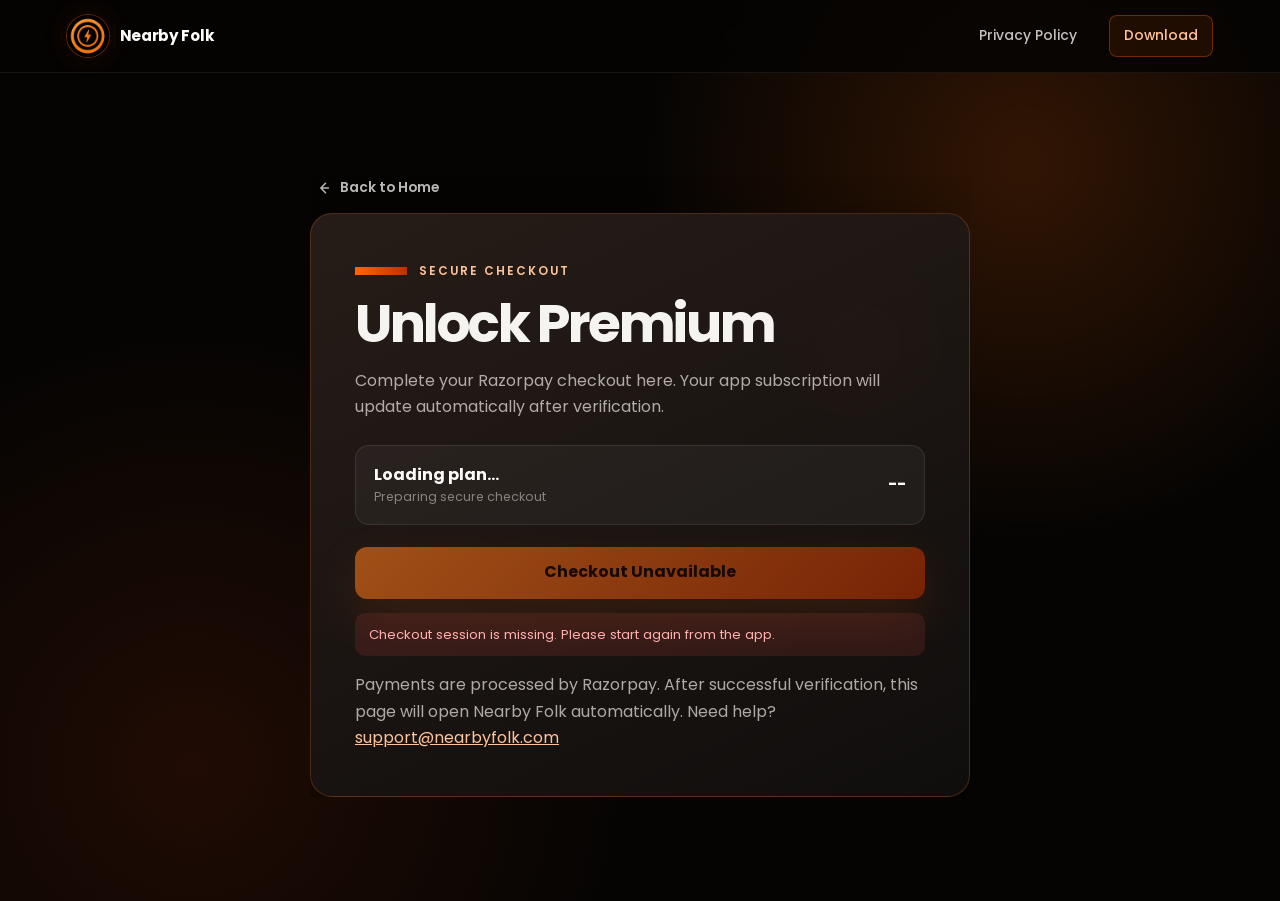
<file: premium-checkout.html>
<!DOCTYPE html>
<html lang="en">
<head>
  <meta charset="UTF-8">
  <meta name="viewport" content="width=device-width, initial-scale=1.0">
  <meta name="robots" content="noindex, nofollow">
  <meta name="theme-color" content="#070706">
  <title>Premium Checkout | Nearby Folk</title>
  <link rel="icon" href="/favicon.ico" sizes="any">
  <link rel="icon" type="image/png" sizes="48x48" href="/favicon-48x48.png">
  <link rel="icon" type="image/png" sizes="96x96" href="/favicon-96x96.png">
  <link rel="icon" type="image/png" sizes="192x192" href="/favicon-192x192.png">
  <link rel="icon" type="image/png" sizes="512x512" href="/favicon-512x512.png">
  <link rel="apple-touch-icon" sizes="180x180" href="/apple-touch-icon.png">
  <link rel="preconnect" href="https://checkout.razorpay.com">
  <link rel="preconnect" href="https://fonts.googleapis.com">
  <link rel="preconnect" href="https://fonts.gstatic.com" crossorigin>
  <link href="https://fonts.googleapis.com/css2?family=Syne:wght@500;600;700;800&display=swap" rel="stylesheet">
  <link rel="preload" href="/media/nf-logo.png?v=20260602b" as="image">
  <link rel="stylesheet" href="/styles.css?v=20260910-trial-checkout">
</head>
<body class="legal-page checkout-page">
  <a class="skip-link" href="#main">Skip to content</a>

  <nav class="site-nav legal-nav" aria-label="Premium checkout page navigation">
    <a class="brand" href="/" aria-label="Nearby Folk home">
      <img src="/media/nf-logo.png?v=20260602b" alt="" width="36" height="36" class="brand-mark">
      <span>Nearby Folk</span>
    </a>
    <div class="nav-links" aria-label="Premium checkout page links">
      <a href="/privacy-policy">Privacy Policy</a>
      <a href="/#download" class="nav-download">Download</a>
    </div>
  </nav>

  <main id="main" class="legal-main action-main">
    <section class="action-shell" aria-labelledby="checkoutTitle">
      <a class="legal-back" href="/">
        <svg viewBox="0 0 20 20" aria-hidden="true"><path d="M12.8 4.8 7.6 10l5.2 5.2M8 10h8" fill="none" stroke="currentColor" stroke-width="1.7" stroke-linecap="round" stroke-linejoin="round"/></svg>
        Back to Home
      </a>

      <article class="action-card">
        <p class="eyebrow"><span></span>Secure Checkout</p>
        <h1 id="checkoutTitle" class="action-title">Unlock Premium</h1>
        <p id="checkoutCopy" class="action-copy">Complete your Razorpay checkout here. Your app subscription will update automatically after verification.</p>

        <div id="checkoutPlan" class="checkout-plan" aria-label="Selected plan">
          <div>
            <strong id="planName">Loading plan...</strong>
            <span id="planSubtitle">Preparing secure checkout</span>
          </div>
          <div class="checkout-price">
            <del id="originalPrice"></del>
            <b id="price">--</b>
          </div>
        </div>

        <div id="trialNotice" class="checkout-trial-notice" role="note" hidden>
          <strong>Refundable ₹5 verification</strong>
          <span>Razorpay will temporarily collect ₹5 to verify your UPI AutoPay or card mandate. Razorpay automatically refunds this amount.</span>
        </div>

        <button id="payButton" class="button button-primary action-submit" type="button" disabled>Preparing...</button>
        <a id="openAppButton" class="button checkout-open-app" href="#" hidden>Open Nearby Folk</a>
        <div id="status" class="action-status checkout-status" role="status">Please wait while we create your secure checkout.</div>

        <p id="checkoutNote" class="action-note">
          Payments are processed by Razorpay. After successful verification, this page will open Nearby Folk automatically.
          Need help? <a href="mailto:support@nearbyfolk.com">support@nearbyfolk.com</a>
        </p>
      </article>
    </section>
  </main>

  <script src="https://checkout.razorpay.com/v1/checkout.js"></script>
  <script>
    const isDevelopmentHost = window.location.hostname === 'nearby-folk-development-d1d9e.web.app' ||
      window.location.hostname === 'nearby-folk-development-d1d9e.firebaseapp.com';
    const API_BASE = isDevelopmentHost
      ? 'https://dev-api.nearbyfolk.com'
      : 'https://api.nearbyfolk.com';
    const params = new URLSearchParams(window.location.search);
    const sessionId = params.get('session');
    const requestedEntitlement = params.get('entitlement') || 'premium';
    const payButton = document.getElementById('payButton');
    const openAppButton = document.getElementById('openAppButton');
    const statusEl = document.getElementById('status');
    const checkoutTitle = document.getElementById('checkoutTitle');
    const checkoutCopy = document.getElementById('checkoutCopy');
    const checkoutNote = document.getElementById('checkoutNote');
    const checkoutPlan = document.getElementById('checkoutPlan');
    const trialNotice = document.getElementById('trialNotice');
    const planName = document.getElementById('planName');
    const planSubtitle = document.getElementById('planSubtitle');
    const priceEl = document.getElementById('price');
    const originalPriceEl = document.getElementById('originalPrice');
    let checkout = null;

    function appReturnUrl(entitlement) {
      const scheme = isDevelopmentHost ? 'nearbyfolk-dev' : 'nearbyfolk';
      const safeEntitlement = entitlement === 'profile_effects_pass'
        ? 'profile_effects_pass'
        : 'premium';
      return scheme + '://payment-success?entitlement=' + safeEntitlement;
    }

    function returnToApp(entitlement) {
      const url = appReturnUrl(entitlement);
      openAppButton.href = url;
      openAppButton.hidden = false;
      window.setTimeout(function() {
        window.location.assign(url);
      }, 650);
    }

    const checkoutCopyByEntitlement = {
      premium: {
        title: 'Unlock Premium',
        copy: 'Complete your Razorpay checkout here. Your app subscription will update automatically after verification.',
        monthlyName: 'Monthly Premium',
        yearlyName: 'Yearly Premium',
        description: 'Nearby Folk Premium',
        activated: 'Premium Activated',
        success: 'Payment verified. Opening Nearby Folk now...',
        note: 'Payments are processed by Razorpay. After successful verification, this page will open Nearby Folk automatically. Need help? ',
      },
      profile_effects_pass: {
        title: 'Unlock Profile Effect Pass',
        copy: 'Complete your Razorpay checkout here. Your Profile Effect Pass will update automatically after verification.',
        monthlyName: 'Profile Effect Pass',
        yearlyName: 'Profile Effect Pass',
        description: 'Profile Effect Pass',
        activated: 'Pass Activated',
        success: 'Payment verified. Opening Nearby Folk now...',
        note: 'Payments are processed by Razorpay. After successful verification, this page will open Nearby Folk automatically. For any issue with your Profile Effect Pass, contact ',
      },
    };

    function rupees(paise) {
      return '₹' + Math.round(Number(paise || 0) / 100).toLocaleString('en-IN');
    }

    function validTrialDays(value) {
      const days = Number(value);
      return Number.isInteger(days) && days > 0 && days <= 30 ? days : null;
    }

    function copyFor(entitlement) {
      return checkoutCopyByEntitlement[entitlement] || checkoutCopyByEntitlement.premium;
    }

    function applyCheckoutCopy(entitlement) {
      const copy = copyFor(entitlement);
      document.title = copy.title + ' | Nearby Folk';
      checkoutTitle.textContent = copy.title;
      checkoutCopy.textContent = copy.copy;
      checkoutPlan.setAttribute('aria-label', copy.monthlyName + ' plan');
      checkoutNote.innerHTML = copy.note + '<a href="mailto:support@nearbyfolk.com">support@nearbyfolk.com</a>';
      return copy;
    }

    function setStatus(message, tone) {
      statusEl.textContent = message;
      statusEl.className = 'action-status checkout-status' + (tone ? ' ' + tone : '');
    }

    function wait(milliseconds) {
      return new Promise(function(resolve) {
        window.setTimeout(resolve, milliseconds);
      });
    }

    async function postJson(path, body) {
      const response = await fetch(API_BASE + path, {
        method: 'POST',
        headers: { 'Content-Type': 'application/json' },
        body: JSON.stringify(body),
      });
      const payload = await response.json().catch(() => ({}));
      if (!response.ok) {
        throw new Error(payload.error || 'Something went wrong. Please try again.');
      }
      return payload;
    }

    async function prepareCheckout() {
      if (!sessionId) {
        throw new Error('Checkout session is missing. Please start again from the app.');
      }
      const payload = await postJson('/v1/payments/razorpay/subscription', { sessionId });
      const sub = payload.subscription;
      if (!sub || !sub.subscriptionId || !sub.keyId) {
        throw new Error('Checkout could not be prepared. Please try again.');
      }

      const isYearly = sub.planType === 'yearly';
      const entitlement = sub.entitlement || requestedEntitlement;
      const copy = applyCheckoutCopy(entitlement);
      const trialDays = entitlement === 'premium'
        ? validTrialDays(sub.trialDays)
        : null;
      const isTrial = trialDays !== null;
      const renewalPeriod = isYearly ? 'year' : 'month';
      const renewalPrice = rupees(sub.amount);
      planName.textContent = isYearly ? copy.yearlyName : copy.monthlyName;
      checkoutPlan.setAttribute(
        'aria-label',
        (isYearly ? copy.yearlyName : copy.monthlyName) + ' plan',
      );

      if (isTrial) {
        checkoutTitle.textContent = 'Start your ' + trialDays + '-day free trial';
        checkoutCopy.textContent = 'Authorize recurring billing securely with Razorpay. Your Premium access starts after verification.';
        planSubtitle.textContent = trialDays + ' days free · then ' + renewalPrice + '/' + renewalPeriod;
        priceEl.textContent = '₹0 today';
        originalPriceEl.textContent = '';
        originalPriceEl.hidden = true;
        trialNotice.hidden = false;
      } else {
        planSubtitle.textContent = isYearly ? 'Billed yearly' : 'Billed monthly';
        priceEl.textContent = renewalPrice;
        originalPriceEl.textContent = rupees(sub.originalAmount);
        originalPriceEl.hidden = false;
        trialNotice.hidden = true;
      }

      checkout = new Razorpay({
        key: sub.keyId,
        subscription_id: sub.subscriptionId,
        name: sub.name || 'Nearby Folk',
        description: isTrial
          ? trialDays + '-day free trial; ' + renewalPrice + '/' + renewalPeriod + ' after trial'
          : sub.description || copy.description,
        notes: {
          checkoutSessionId: sessionId,
          entitlement,
          planType: sub.planType,
        },
        theme: { color: '#ff6b00' },
        handler: async function(response) {
          payButton.disabled = true;
          payButton.textContent = 'Verifying...';
          setStatus('Verifying your payment securely...', null);
          try {
            let verificationError = null;
            for (let attempt = 0; attempt < 5; attempt += 1) {
              try {
                await postJson('/v1/payments/razorpay/verify', {
                  sessionId,
                  razorpaySubscriptionId:
                    response.razorpay_subscription_id || sub.subscriptionId,
                  razorpayPaymentId: response.razorpay_payment_id || null,
                  razorpaySignature: response.razorpay_signature || null,
                });
                verificationError = null;
                break;
              } catch (error) {
                verificationError = error;
                const securityFailure =
                  error.message.includes('signature verification failed') ||
                  error.message.includes('does not match this checkout session');
                if (securityFailure || attempt === 4) break;
                await wait(1200);
              }
            }
            if (verificationError) throw verificationError;
            payButton.textContent = isTrial ? 'Trial Activated' : copy.activated;
            setStatus(
              isTrial
                ? 'Your ' + trialDays + '-day free trial is active. Your first ' + renewalPrice + ' subscription payment is scheduled after the trial.'
                : copy.success,
              'success',
            );
            returnToApp(entitlement);
          } catch (error) {
            payButton.textContent = 'Authorization received';
            openAppButton.href = appReturnUrl(entitlement);
            openAppButton.textContent = 'Return to Nearby Folk';
            openAppButton.hidden = false;
            setStatus(
              'Razorpay received the authorization, but status syncing is taking longer than expected. Return to Nearby Folk and tap Refresh Status. Do not pay again.',
              'error',
            );
          }
        },
        modal: {
          ondismiss: function() {
            setStatus(
              isTrial
                ? 'Verification cancelled. No subscription payment was made. You can try again when ready.'
                : 'Checkout closed. You can tap Pay Securely to try again.',
              null,
            );
          },
        },
      });

      payButton.disabled = false;
      payButton.textContent = isTrial
        ? 'Continue to ₹5 refundable verification'
        : 'Pay Securely';
      setStatus(
        isTrial
          ? 'No Premium subscription fee today. The ₹5 shown by Razorpay is a refundable mandate verification.'
          : 'Ready. Tap the button to open Razorpay checkout.',
        null,
      );
    }

    payButton.addEventListener('click', function(event) {
      event.preventDefault();
      if (!checkout) return;
      checkout.open();
    });

    applyCheckoutCopy(requestedEntitlement);
    prepareCheckout().catch(function(error) {
      payButton.disabled = true;
      payButton.textContent = 'Checkout Unavailable';
      setStatus(error.message, 'error');
    });
  </script>
</body>
</html>
</file>
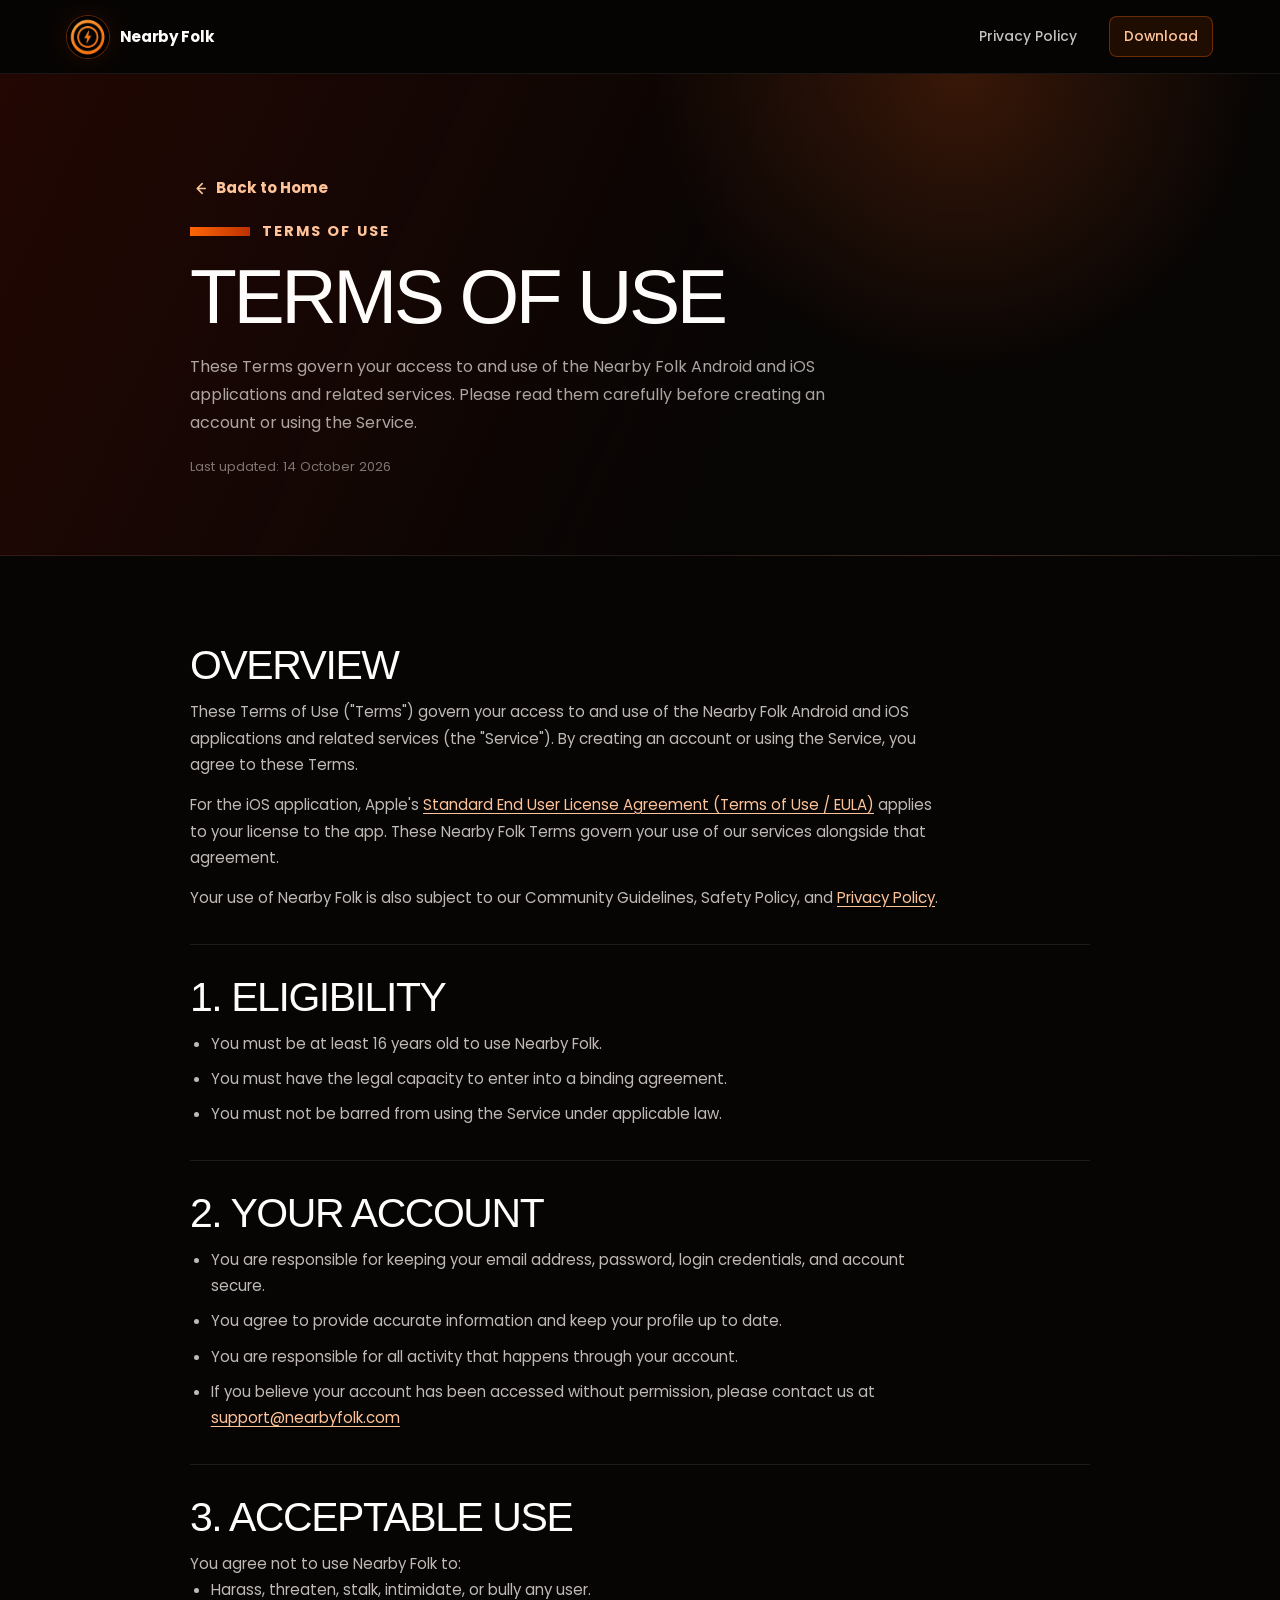
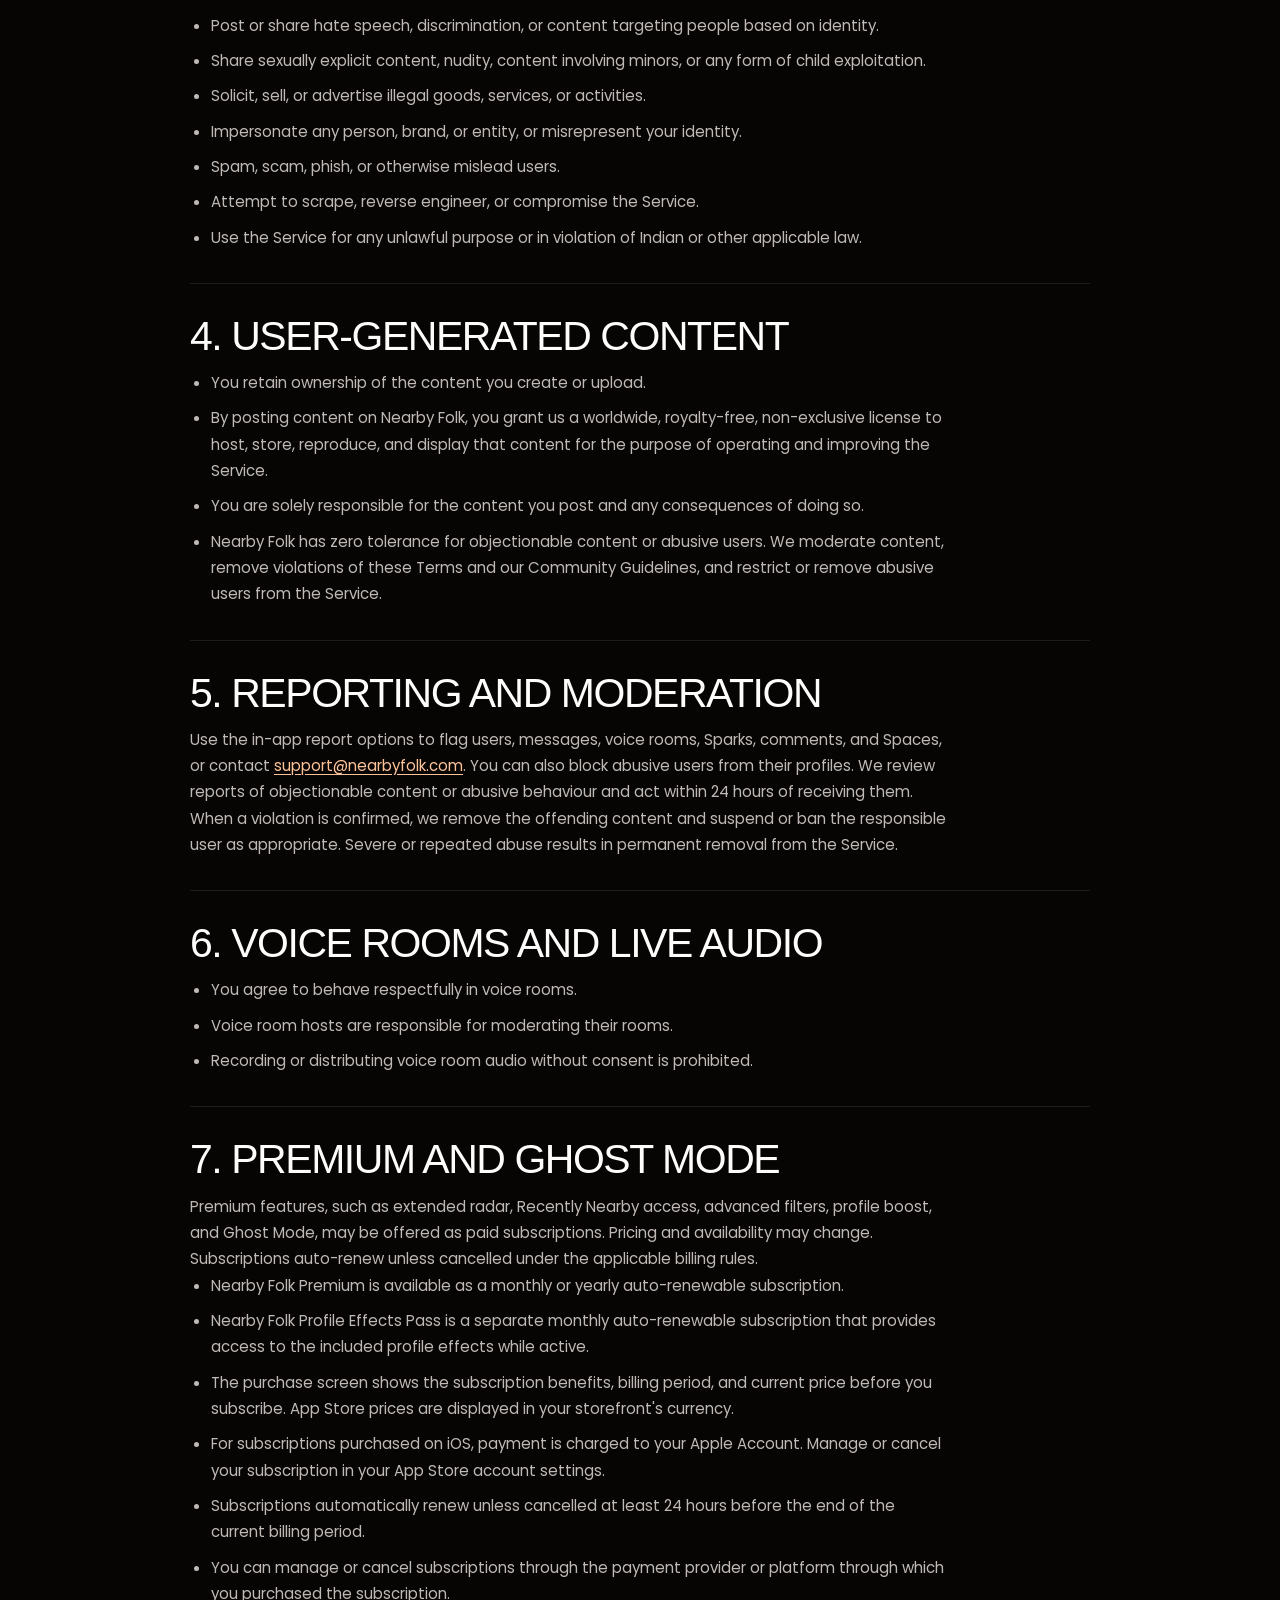
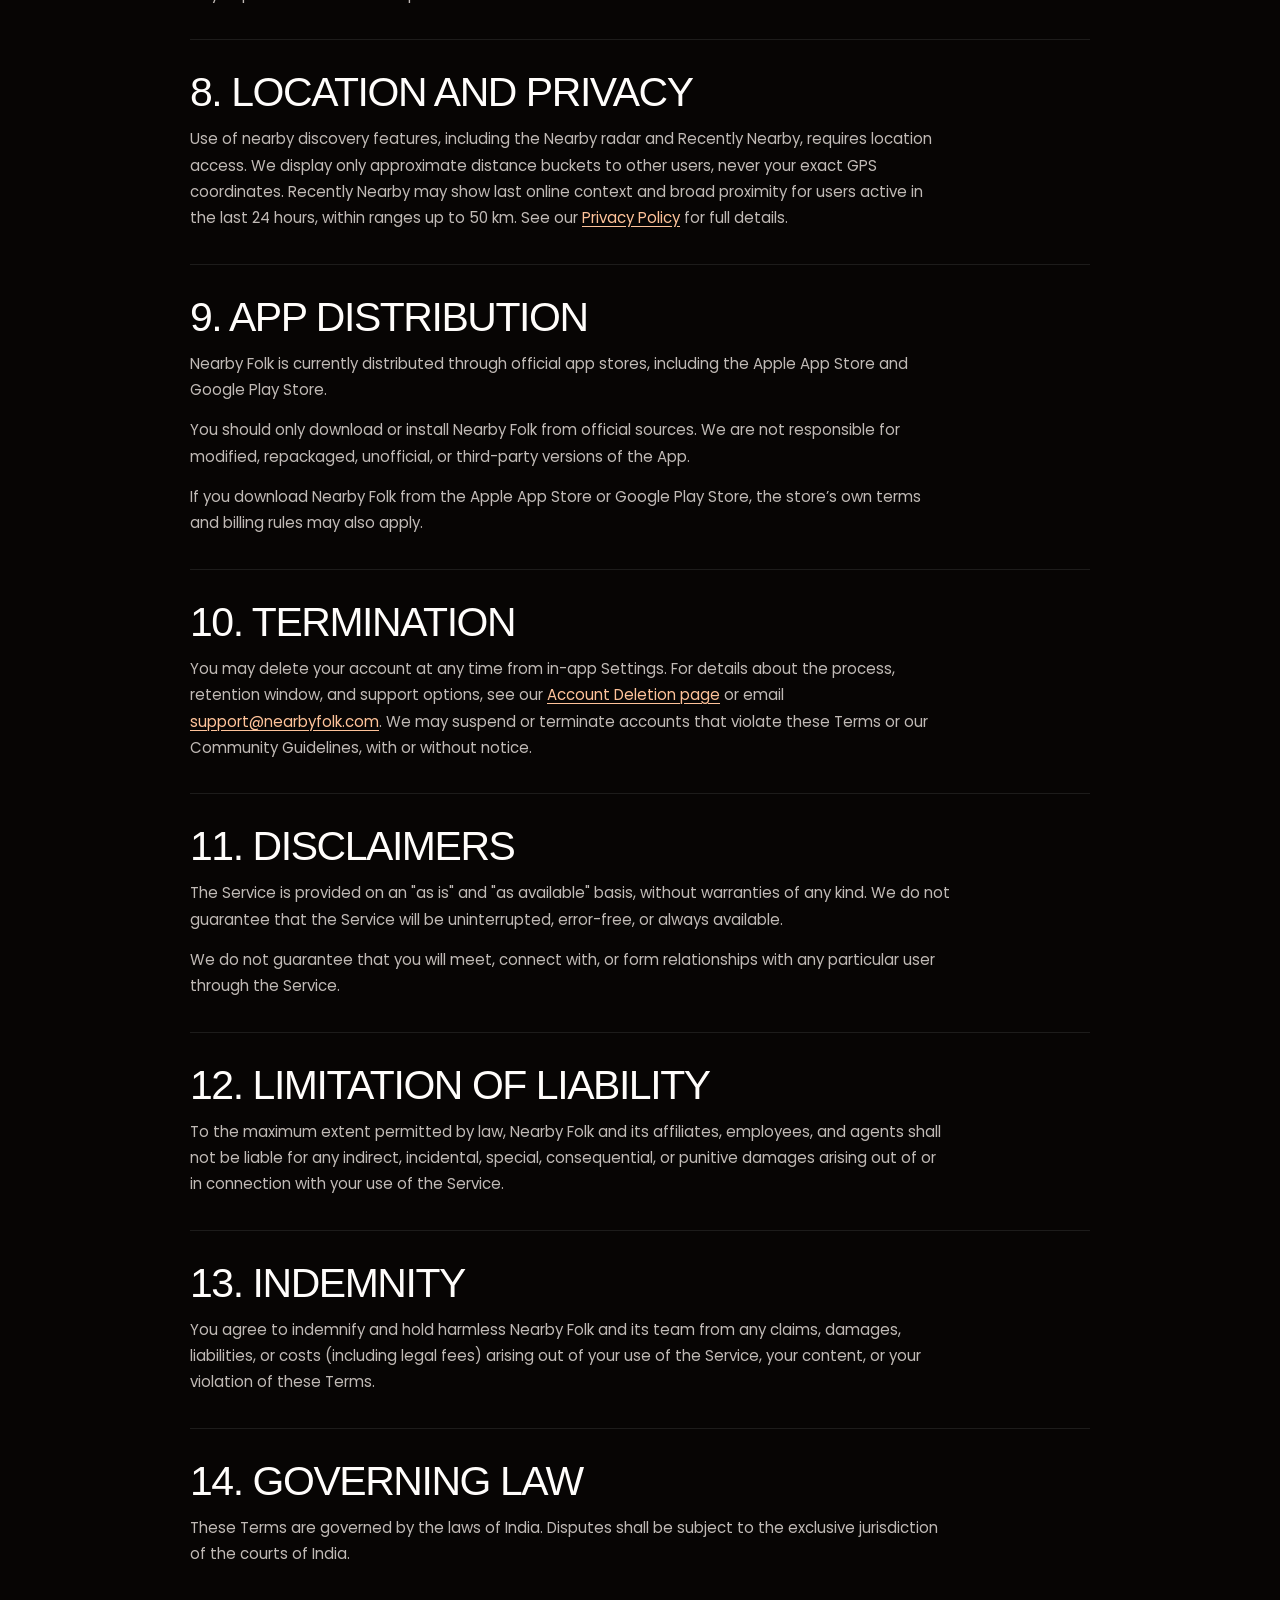
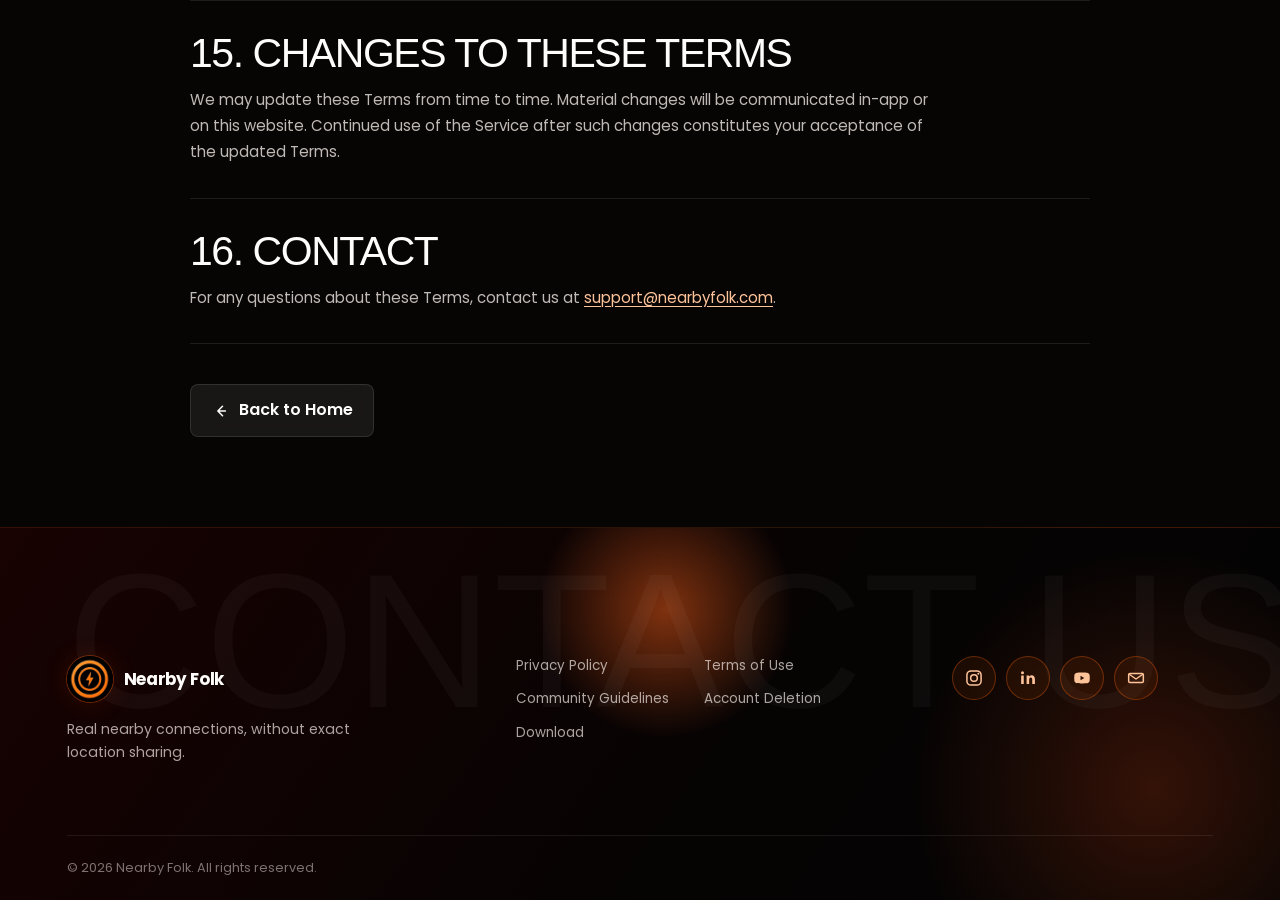
<file: terms.html>
<!DOCTYPE html>
<html lang="en">
<head>
  <meta charset="UTF-8">
  <meta name="viewport" content="width=device-width, initial-scale=1.0">
  <meta http-equiv="refresh" content="0; url=/terms/index.html">
  <link rel="canonical" href="https://nearbyfolk.com/terms">
  <link rel="icon" href="/favicon.ico" sizes="any">
  <link rel="icon" type="image/png" sizes="48x48" href="/favicon-48x48.png">
  <link rel="icon" type="image/png" sizes="96x96" href="/favicon-96x96.png">
  <link rel="icon" type="image/png" sizes="192x192" href="/favicon-192x192.png">
  <link rel="icon" type="image/png" sizes="512x512" href="/favicon-512x512.png">
  <link rel="apple-touch-icon" sizes="180x180" href="/apple-touch-icon.png">
  <title>Terms of Use | Nearby Folk</title>
  <script>
    window.location.replace('/terms/index.html');
  </script>
</head>
<body>
  <p><a href="/terms/index.html">Continue to Terms of Use</a></p>
</body>
</html>
</file>
<file: styles.css>
/* Nearby Folk homepage — Canva-led redesign */

@font-face {
  font-family: "Poppins";
  src: url("poppins/Poppins-Regular.ttf") format("truetype");
  font-weight: 400;
  font-style: normal;
  font-display: swap;
}

@font-face {
  font-family: "Poppins";
  src: url("poppins/Poppins-Medium.ttf") format("truetype");
  font-weight: 500;
  font-style: normal;
  font-display: swap;
}

@font-face {
  font-family: "Poppins";
  src: url("poppins/Poppins-SemiBold.ttf") format("truetype");
  font-weight: 600;
  font-style: normal;
  font-display: swap;
}

@font-face {
  font-family: "Poppins";
  src: url("poppins/Poppins-Bold.ttf") format("truetype");
  font-weight: 700;
  font-style: normal;
  font-display: swap;
}

*,
*::before,
*::after {
  box-sizing: border-box;
}

:root {
  color-scheme: dark;
  --orange: #ff6508;
  --orange-bright: #ff7a1a;
  --orange-deep: #bd3100;
  --orange-pale: #ffc39a;
  --black: #050403;
  --wine: #160101;
  --wine-2: #220604;
  --card: #1d1c1a;
  --card-raised: #24211e;
  --white: #fffdfb;
  --text: rgba(255, 253, 251, 0.96);
  --muted: rgba(255, 247, 242, 0.66);
  --subtle: rgba(255, 247, 242, 0.46);
  --line: rgba(255, 246, 239, 0.11);
  --orange-line: rgba(255, 101, 8, 0.34);
  --display: "Arial Narrow", "Helvetica Neue", Arial, sans-serif;
  --body: "Poppins", system-ui, -apple-system, BlinkMacSystemFont, "Segoe UI", sans-serif;
  --max: 1460px;
  --gutter: clamp(22px, 5.2vw, 100px);
  --section-y: clamp(96px, 11vw, 176px);
  --radius: 12px;
  --ease: cubic-bezier(0.22, 1, 0.36, 1);
  --shadow: 0 30px 90px rgba(0, 0, 0, 0.46);
}

html {
  scroll-behavior: smooth;
  background: var(--black);
}

body {
  margin: 0;
  min-width: 320px;
  overflow-x: hidden;
  background: var(--black);
  color: var(--text);
  font-family: var(--body);
  font-size: 16px;
  line-height: 1.55;
  text-rendering: optimizeLegibility;
  -webkit-font-smoothing: antialiased;
}

body::before {
  content: "";
  position: fixed;
  inset: 0;
  z-index: -1;
  pointer-events: none;
  background:
    radial-gradient(circle at 12% 88%, rgba(106, 28, 4, 0.45), transparent 28rem),
    radial-gradient(circle at 92% 2%, rgba(91, 28, 7, 0.42), transparent 30rem),
    #050403;
}

img,
svg,
canvas {
  display: block;
  max-width: 100%;
}

a {
  color: inherit;
}

button,
a {
  -webkit-tap-highlight-color: transparent;
}

button,
input,
textarea,
select {
  font: inherit;
}

:focus-visible {
  outline: 2px solid var(--orange-bright);
  outline-offset: 4px;
}

.skip-link {
  position: fixed;
  top: 14px;
  left: 14px;
  z-index: 999;
  transform: translateY(-150%);
  border-radius: 8px;
  background: var(--orange);
  color: #140602;
  padding: 10px 14px;
  font-weight: 700;
  text-decoration: none;
  transition: transform 180ms var(--ease);
}

.skip-link:focus {
  transform: translateY(0);
}

.sr-only {
  position: absolute;
  width: 1px;
  height: 1px;
  padding: 0;
  margin: -1px;
  overflow: hidden;
  clip: rect(0, 0, 0, 0);
  white-space: nowrap;
  border: 0;
}

.site-nav {
  position: fixed;
  inset: 0 0 auto;
  z-index: 50;
  display: flex;
  align-items: center;
  justify-content: space-between;
  min-height: 82px;
  gap: 28px;
  padding: 15px var(--gutter);
  border-bottom: 1px solid transparent;
  background: linear-gradient(180deg, rgba(5, 4, 3, 0.82), rgba(5, 4, 3, 0));
  transition: min-height 260ms var(--ease), background 260ms ease, border-color 260ms ease, backdrop-filter 260ms ease, transform 320ms var(--ease), opacity 240ms ease;
}

.site-nav.is-scrolled {
  min-height: 66px;
  border-color: rgba(255, 255, 255, 0.07);
  background: rgba(8, 4, 3, 0.78);
  backdrop-filter: blur(20px) saturate(1.2);
  -webkit-backdrop-filter: blur(20px) saturate(1.2);
  opacity: 1;
  pointer-events: auto;
  transform: translate3d(0, 0, 0);
}

.brand {
  display: inline-flex;
  align-items: center;
  gap: 11px;
  color: var(--white);
  font-size: 0.95rem;
  font-weight: 700;
  letter-spacing: -0.02em;
  text-decoration: none;
  white-space: nowrap;
}

.brand span::first-letter {
  color: var(--white);
}

.brand-mark {
  width: 42px;
  height: 42px;
  border-radius: 50%;
  object-fit: cover;
  box-shadow: 0 0 0 1px rgba(255, 102, 10, 0.35), 0 0 28px rgba(255, 94, 0, 0.12);
}

.nav-links {
  display: flex;
  align-items: center;
  gap: clamp(18px, 2.5vw, 42px);
}

.nav-links a {
  position: relative;
  color: rgba(255, 253, 251, 0.76);
  font-size: 0.87rem;
  font-weight: 500;
  text-decoration: none;
  transition: color 220ms ease;
}

.nav-links a::after {
  content: "";
  position: absolute;
  right: 0;
  bottom: -8px;
  left: 0;
  height: 1px;
  background: var(--orange);
  transform: scaleX(0);
  transform-origin: right;
  transition: transform 280ms var(--ease);
}

.nav-links a:hover {
  color: var(--white);
}

.nav-links a:hover::after {
  transform: scaleX(1);
  transform-origin: left;
}

.nav-links .nav-download {
  border: 1px solid var(--orange-line);
  border-radius: 8px;
  background: rgba(255, 101, 8, 0.1);
  color: var(--orange-pale);
  padding: 9px 14px;
}

.nav-links .nav-download::after {
  display: none;
}

main {
  display: flex;
  flex-direction: column;
}

.brand-intro { order: 1; }
.hero { order: 2; }
.problem { order: 3; }
.how { order: 4; }
.peek { order: 5; }
.twist { order: 6; }
.features { order: 7; }
.safety { order: 8; }
.meetups { order: 9; }
.proof { order: 10; }
.final-cta { order: 11; }

main > section {
  position: relative;
  isolation: isolate;
  overflow: hidden;
  scroll-margin-top: 66px;
}

main > section:not(.brand-intro) {
  margin-top: -96px;
  -webkit-mask-image: linear-gradient(to bottom, transparent 0, #000 96px, #000 100%);
  mask-image: linear-gradient(to bottom, transparent 0, #000 96px, #000 100%);
}

/* The opening panel owns the first viewport before the next section begins. */
.brand-intro + .hero {
  margin-top: 0;
  -webkit-mask-image: none;
  mask-image: none;
}

main > section::after {
  content: "";
  position: absolute;
  z-index: -1;
  width: clamp(90px, 9vw, 150px);
  aspect-ratio: 1;
  border-radius: 50%;
  background: rgba(255, 108, 45, 0.82);
  filter: blur(28px);
  opacity: 0.65;
  pointer-events: none;
  animation: glowDrift 12s ease-in-out infinite alternate;
  will-change: transform;
}

main > section:nth-child(odd)::after {
  right: 8%;
  top: 18%;
}

main > section:nth-child(even)::after {
  left: 8%;
  bottom: 12%;
  animation-delay: -5s;
}

.section-inner {
  position: relative;
  z-index: 2;
  width: min(100%, var(--max));
  margin: 0 auto;
  padding: var(--section-y) var(--gutter);
}

.section-black,
.section-charcoal,
.section-glass,
.section-safety,
.section-proof {
  background:
    radial-gradient(circle at 5% 95%, rgba(88, 27, 6, 0.68), transparent 28rem),
    radial-gradient(circle at 95% 3%, rgba(72, 25, 8, 0.52), transparent 28rem),
    linear-gradient(125deg, var(--wine) 0%, #080202 52%, #040303 100%);
}

.how,
.features,
.proof {
  background:
    radial-gradient(circle at 14% 86%, rgba(102, 28, 5, 0.56), transparent 26rem),
    linear-gradient(145deg, #1a0202 0%, #080202 55%, #030303 100%);
}

.grain {
  position: absolute;
  inset: 0;
  z-index: 0;
  pointer-events: none;
  opacity: 0.035;
  background-image: url("data:image/svg+xml,%3Csvg viewBox='0 0 220 220' xmlns='http://www.w3.org/2000/svg'%3E%3Cfilter id='n'%3E%3CfeTurbulence type='fractalNoise' baseFrequency='.8' numOctaves='4' stitchTiles='stitch'/%3E%3C/filter%3E%3Crect width='100%25' height='100%25' filter='url(%23n)' opacity='.65'/%3E%3C/svg%3E");
}

.eyebrow {
  display: inline-flex;
  align-items: center;
  gap: 12px;
  margin: 0 0 16px;
  color: var(--orange-pale);
  font-size: 0.75rem;
  font-weight: 600;
  letter-spacing: 0.12em;
  text-transform: uppercase;
}

.eyebrow span {
  width: 52px;
  height: 8px;
  background: linear-gradient(90deg, var(--orange), var(--orange-deep));
}

.eyebrow.centered {
  justify-content: center;
}

h1,
h2,
h3,
p {
  margin-top: 0;
}

h1,
h2 {
  margin-bottom: 0;
  font-family: var(--display);
  font-weight: 800;
  letter-spacing: -0.045em;
  text-transform: uppercase;
}

h1 {
  max-width: 820px;
  font-size: clamp(4.5rem, 7.8vw, 8.7rem);
  line-height: 0.84;
  text-wrap: balance;
}

h2 {
  font-size: clamp(3.1rem, 5vw, 5.8rem);
  line-height: 0.96;
}

.brand-intro {
  min-height: 100svh;
  display: grid;
  place-items: center;
  padding: 112px var(--gutter) 54px;
  background:
    radial-gradient(circle at 50% 52%, rgba(226, 84, 29, 0.72), transparent 15rem),
    radial-gradient(ellipse at 92% 5%, rgba(83, 29, 10, 0.56), transparent 30rem),
    radial-gradient(ellipse at 0% 100%, rgba(82, 29, 9, 0.52), transparent 31rem),
    #020202;
}

.brand-intro::before {
  content: "";
  position: absolute;
  inset: 0;
  z-index: 0;
  background: linear-gradient(90deg, transparent 0 48%, rgba(255,255,255,.018) 50%, transparent 52%);
  pointer-events: none;
}

.brand-intro-inner {
  position: relative;
  z-index: 2;
  display: grid;
  justify-items: center;
  width: min(100%, 1380px);
  text-align: center;
}

.intro-glow {
  position: absolute;
  top: 42%;
  left: 50%;
  z-index: 0;
  width: min(50vw, 740px);
  aspect-ratio: 1.35;
  border-radius: 50%;
  background: radial-gradient(ellipse, rgba(242, 105, 51, 0.42), rgba(109, 30, 7, 0.16) 42%, transparent 72%);
  filter: blur(22px);
  transform: translate(-50%, -50%);
  animation: introGlow 8s ease-in-out infinite alternate;
  will-change: transform, opacity;
}

.brand-wordmark {
  position: relative;
  left: 0;
  display: flex;
  align-items: baseline;
  justify-content: center;
  color: var(--white);
  font-family: "Bebas Neue", "Arial Narrow", sans-serif;
  font-size: clamp(8rem, 17.1vw, 19rem);
  font-stretch: condensed;
  font-weight: 400;
  letter-spacing: -0.025em;
  line-height: 0.78;
  text-transform: uppercase;
  white-space: nowrap;
  text-shadow: 0 25px 80px rgba(0, 0, 0, 0.42);
}

.brand-wordmark span:last-child {
  background: linear-gradient(90deg, #f05800, #9f2300);
  background-clip: text;
  -webkit-background-clip: text;
  color: transparent;
}

.brand-url {
  margin: clamp(44px, 6vh, 72px) 0 0;
  color: var(--white);
  font-size: clamp(0.72rem, 1.22vw, 1.3rem);
  font-weight: 400;
  letter-spacing: 0.56em;
  line-height: 1;
  text-indent: 0.56em;
  white-space: nowrap;
}

.brand-url span { color: var(--orange); }

.intro-store-actions {
  margin-top: clamp(50px, 7vh, 78px);
  padding: 0;
  background: transparent;
  box-shadow: none;
  backdrop-filter: none;
  -webkit-backdrop-filter: none;
}

.intro-store-actions .store-button {
  min-width: 175px;
  min-height: 52px;
  padding: 9px 18px;
}

.intro-store-actions .store-button svg { width: 27px; height: 27px; }
.intro-store-actions .store-button span { font-size: 0.9rem; }
.intro-store-actions .store-button small { font-size: 0.58rem; }

h3 {
  margin-bottom: 0;
}

.hero {
  min-height: max(780px, 100svh);
  display: grid;
  grid-template-columns: minmax(0, 1.18fr) minmax(360px, 0.7fr);
  align-items: center;
  gap: clamp(20px, 4vw, 72px);
  padding: 126px var(--gutter) 64px;
  background:
    radial-gradient(circle at 52% 50%, rgba(229, 75, 18, 0.55), transparent 14rem),
    radial-gradient(ellipse at 97% 2%, rgba(85, 28, 9, 0.55), transparent 30rem),
    radial-gradient(ellipse at 0% 100%, rgba(86, 30, 10, 0.55), transparent 32rem),
    #030303;
}

.hero::before {
  content: "";
  position: absolute;
  inset: 0;
  z-index: 0;
  background:
    linear-gradient(rgba(255, 255, 255, 0.018) 1px, transparent 1px),
    linear-gradient(90deg, rgba(255, 255, 255, 0.018) 1px, transparent 1px);
  background-size: 72px 72px;
  mask-image: radial-gradient(circle at 54% 47%, #000, transparent 64%);
  pointer-events: none;
}

.hero::after {
  right: 11%;
  top: 16%;
}

.hero-canvas {
  position: absolute;
  inset: 0;
  z-index: 0;
  width: 100%;
  height: 100%;
  opacity: 0.28;
}

.hero-copy,
.hero-stage {
  position: relative;
  z-index: 2;
  min-width: 0;
}

.hero-copy { width: 100%; }

.hero h1 {
  color: var(--white);
  text-shadow: 0 20px 60px rgba(0, 0, 0, 0.34);
}

.hero h1::first-line {
  color: var(--white);
}

.hero-lede {
  max-width: 690px;
  margin: 25px 0 0;
  color: var(--muted);
  font-size: clamp(0.96rem, 1.15vw, 1.12rem);
  line-height: 1.75;
}

.hero-actions,
.store-actions {
  display: flex;
  flex-wrap: wrap;
  align-items: center;
  gap: 12px;
}

.hero-actions {
  margin-top: 30px;
}

.button,
.store-button {
  min-height: 52px;
  border-radius: 8px;
  font-weight: 600;
  text-decoration: none;
  transition: transform 260ms var(--ease), border-color 260ms ease, background 260ms ease, box-shadow 260ms ease, color 260ms ease;
}

.button {
  display: inline-flex;
  align-items: center;
  justify-content: center;
  gap: 10px;
  padding: 13px 20px;
}

.button svg {
  width: 18px;
}

.button-primary {
  background: linear-gradient(135deg, var(--orange-bright), var(--orange-deep));
  color: #140401;
  box-shadow: 0 18px 48px rgba(255, 91, 0, 0.24);
}

.button-secondary {
  border: 1px solid var(--line);
  background: rgba(255, 255, 255, 0.075);
  color: var(--white);
  backdrop-filter: blur(12px);
  -webkit-backdrop-filter: blur(12px);
}

.button:hover,
.store-button:hover {
  transform: translate3d(0, -4px, 0) scale(1.015);
}

.button-primary:hover {
  box-shadow: 0 22px 64px rgba(255, 91, 0, 0.36);
}

.button-secondary:hover {
  border-color: rgba(255, 113, 35, 0.44);
  background: rgba(255, 101, 8, 0.12);
}

.trust-row {
  display: grid;
  grid-template-columns: repeat(3, minmax(0, 1fr));
  gap: 10px;
  max-width: 760px;
  margin: 28px 0 0;
  padding: 0;
  list-style: none;
}

.trust-row li {
  position: relative;
  min-height: 154px;
  overflow: hidden;
  border: 1px solid rgba(255, 255, 255, 0.09);
  border-radius: var(--radius);
  background: linear-gradient(145deg, rgba(255, 255, 255, 0.075), rgba(255, 101, 8, 0.025));
  padding: 16px;
  box-shadow: inset 0 1px 0 rgba(255, 255, 255, 0.05);
  transition: transform 260ms var(--ease), border-color 260ms ease, background 260ms ease;
}

.trust-row li:hover {
  transform: translate3d(0, -5px, 0);
  border-color: var(--orange-line);
  background: linear-gradient(145deg, rgba(255, 105, 15, 0.14), rgba(255, 255, 255, 0.04));
}

.micro-card-icon {
  display: grid;
  place-items: center;
  width: 34px;
  height: 34px;
  margin-bottom: 15px;
  border-radius: 8px;
  background: var(--orange);
  color: #170500;
}

.micro-card-icon svg {
  width: 20px;
}

.trust-row strong {
  display: block;
  font-size: 0.94rem;
}

.trust-row p {
  margin: 7px 0 0;
  color: var(--muted);
  font-size: 0.74rem;
  line-height: 1.5;
}

.hero-stage {
  display: grid;
  min-height: 650px;
  place-items: center;
  perspective: 1200px;
}

.radar-field {
  position: absolute;
  inset: 50% auto auto 50%;
  width: min(44vw, 620px);
  aspect-ratio: 1;
  border-radius: 50%;
  background: radial-gradient(circle, rgba(255, 101, 8, 0.26), rgba(255, 101, 8, 0.04) 34%, transparent 67%);
  transform: translate3d(-50%, calc(-50% + var(--radar-parallax, 0px)), 0);
  transition: transform 120ms linear;
  will-change: transform;
}

.radar-ring,
.shield-ring {
  position: absolute;
  inset: 50% auto auto 50%;
  width: 150px;
  aspect-ratio: 1;
  border: 1px solid rgba(255, 104, 13, 0.3);
  border-radius: 50%;
  transform: translate(-50%, -50%) scale(0.6);
  animation: radarPulse 5.8s ease-out infinite;
}

.ring-two { animation-delay: 1.6s; }
.ring-three { animation-delay: 3.2s; }

.privacy-pin {
  position: absolute;
  width: 8px;
  height: 8px;
  border-radius: 50%;
  background: var(--orange-bright);
  box-shadow: 0 0 22px rgba(255, 101, 8, 0.9);
}

.pin-one { top: 21%; left: 26%; }
.pin-two { top: 32%; right: 18%; }
.pin-three { bottom: 19%; left: 24%; }
.pin-four { right: 25%; bottom: 27%; }

.hero-phone {
  position: relative;
  z-index: 3;
  width: min(310px, 75vw);
  margin: 0;
  transform-style: preserve-3d;
  animation: heroPhoneFloat 7s ease-in-out infinite;
  will-change: transform;
}

.hero-phone::before {
  content: "";
  position: absolute;
  inset: 5% -15%;
  z-index: -1;
  border-radius: 44px;
  background: radial-gradient(ellipse, rgba(255, 103, 10, 0.42), transparent 67%);
  filter: blur(26px);
}

.phone {
  margin: 0;
  transform-style: preserve-3d;
}

.phone-shell {
  position: relative;
  width: 100%;
  aspect-ratio: 1080 / 2240;
  overflow: hidden;
  border: 1px solid rgba(255, 255, 255, 0.15);
  border-radius: 34px;
  background: #050505;
  box-shadow: inset 0 0 0 9px #030303, inset 0 0 0 10px rgba(255, 255, 255, 0.1), var(--shadow), 0 0 75px rgba(255, 90, 0, 0.18);
  padding: 10px;
}

.phone-shell::after {
  content: "";
  position: absolute;
  inset: 0;
  z-index: 4;
  border-radius: inherit;
  background: linear-gradient(118deg, rgba(255, 255, 255, 0.2), transparent 20%, transparent 72%, rgba(255, 113, 32, 0.09));
  pointer-events: none;
  mix-blend-mode: screen;
}

.screen {
  position: relative;
  width: 100%;
  height: 100%;
  overflow: hidden;
  border-radius: 25px;
  background: #050505;
}

.screenshot-screen img {
  position: absolute;
  inset: 0;
  width: 100%;
  height: 100%;
  max-width: none;
  object-fit: cover;
  object-position: top center;
}

.phone-notch {
  position: absolute;
  top: 17px;
  left: 50%;
  z-index: 5;
  width: 78px;
  height: 23px;
  border-radius: 999px;
  background: #020202;
  transform: translateX(-50%);
}

.activity-card {
  position: absolute;
  z-index: 5;
  display: flex;
  align-items: center;
  gap: 10px;
  width: 205px;
  border: 1px solid rgba(255, 255, 255, 0.12);
  border-radius: 10px;
  background: rgba(15, 10, 8, 0.76);
  box-shadow: 0 20px 55px rgba(0, 0, 0, 0.45);
  padding: 11px;
  backdrop-filter: blur(18px);
  -webkit-backdrop-filter: blur(18px);
  animation: activityFloat 8s ease-in-out infinite;
}

.activity-icon {
  display: grid;
  place-items: center;
  width: 34px;
  height: 34px;
  flex: 0 0 auto;
  border-radius: 8px;
  background: rgba(255, 101, 8, 0.17);
}

.activity-card strong,
.activity-card small {
  display: block;
}

.activity-card strong { font-size: 0.75rem; }
.activity-card small { margin-top: 2px; color: var(--subtle); font-size: 0.65rem; }
.activity-one { top: 12%; left: -8%; }
.activity-two { top: 32%; right: -12%; animation-delay: -2s; }
.activity-three { bottom: 22%; left: -12%; animation-delay: -4s; }
.activity-four { right: -8%; bottom: 9%; animation-delay: -6s; }

.compact-heading {
  max-width: 900px;
  margin: 0 auto 62px;
  text-align: center;
}

.compact-heading h2,
.split-heading h2,
.section-kicker h2,
.safety-copy h2 {
  max-width: 900px;
}

.how .section-inner {
  min-height: 100svh;
  display: grid;
  align-content: center;
}

.flow-list {
  display: grid;
  grid-template-columns: repeat(3, minmax(0, 1fr));
  gap: 12px;
  margin: 0;
  padding: 0;
  list-style: none;
}

.flow-list li {
  position: relative;
  min-height: 228px;
  border: 1px solid rgba(255, 255, 255, 0.09);
  border-radius: var(--radius);
  background: linear-gradient(145deg, #242321, #191816);
  padding: 23px;
  transition: transform 300ms var(--ease), border-color 300ms ease, box-shadow 300ms ease;
}

.flow-list li:hover {
  transform: translate3d(0, -7px, 0);
  border-color: var(--orange-line);
  box-shadow: 0 25px 60px rgba(0, 0, 0, 0.35);
}

.flow-icon,
.feature-icon {
  display: inline-grid;
  place-items: center;
  width: 44px;
  height: 44px;
  margin-bottom: 28px;
  border-radius: 8px;
  background: linear-gradient(135deg, var(--orange), var(--orange-deep));
  color: #170500;
  font-weight: 800;
}

.flow-list strong {
  display: block;
  font-size: 1.08rem;
}

.flow-list p {
  margin: 8px 0 0;
  color: var(--muted);
  font-size: 0.88rem;
  line-height: 1.6;
}

.flow-arrow {
  position: absolute;
  top: 43px;
  left: -19px;
  z-index: 2;
  width: 25px;
  height: 1px;
  background: var(--orange);
}

.flow-arrow::after {
  content: "";
  position: absolute;
  top: -4px;
  right: 0;
  width: 8px;
  height: 8px;
  border-top: 1px solid var(--orange);
  border-right: 1px solid var(--orange);
  transform: rotate(45deg);
}

.section-cta {
  display: flex;
  justify-content: center;
  margin-top: 30px;
}

.problem .section-inner {
  min-height: 100svh;
}

.problem-grid {
  display: grid;
  grid-template-columns: minmax(0, 0.74fr) minmax(540px, 1fr);
  align-items: center;
  gap: clamp(44px, 6vw, 96px);
}

.problem-grid::after {
  display: none;
}

.problem .section-kicker h2 {
  max-width: 610px;
  font-size: clamp(3rem, 3.7vw, 4.2rem);
  line-height: 1;
}

.problem .section-kicker { min-width: 0; }

.problem-story {
  position: relative;
  display: grid;
  gap: 24px;
  color: rgba(255, 248, 244, 0.82);
  font-size: 1rem;
  line-height: 1.72;
}

.problem-cards {
  display: grid;
  grid-template-columns: repeat(2, minmax(0, 1fr));
  align-items: stretch;
  gap: 16px;
}

.problem-card {
  position: relative;
  display: flex;
  min-width: 0;
  min-height: 370px;
  flex-direction: column;
  overflow: hidden;
  border: 1px solid rgba(255, 101, 8, 0.22);
  border-radius: 22px;
  padding: 28px;
  box-shadow: 0 30px 80px rgba(0, 0, 0, 0.35), inset 0 1px 0 rgba(255,255,255,.06);
  transition: transform 420ms var(--ease), border-color 320ms ease, box-shadow 420ms var(--ease);
}

.problem-card::after {
  content: "";
  position: absolute;
  right: -55px;
  bottom: -70px;
  width: 190px;
  aspect-ratio: 1;
  border-radius: 50%;
  background: rgba(255, 91, 0, 0.13);
  filter: blur(28px);
  pointer-events: none;
}

.problem-card:hover {
  transform: translate3d(0, -10px, 0) rotateX(1deg);
  border-color: rgba(255, 114, 42, 0.5);
  box-shadow: 0 38px 95px rgba(0, 0, 0, 0.44), 0 0 45px rgba(255, 91, 0, 0.08);
}

.problem-card-primary {
  background: linear-gradient(150deg, rgba(20, 33, 69, 0.96), rgba(16, 18, 36, 0.98));
}

.problem-card-secondary {
  background: linear-gradient(150deg, rgba(81, 29, 29, 0.94), rgba(43, 17, 23, 0.98));
}

.problem-card-number {
  display: grid;
  width: 46px;
  height: 46px;
  margin-bottom: 28px;
  place-items: center;
  border-radius: 10px;
  background: linear-gradient(135deg, var(--orange), var(--orange-deep));
  color: #170500;
  font-size: 0.78rem;
  font-weight: 800;
}

.problem-card > p:not(.resolution-copy) {
  margin: 0;
  color: rgba(255, 250, 247, 0.82);
  font-size: 0.93rem;
  line-height: 1.72;
}

.problem-card .resolution-copy {
  margin: 24px 0 0;
  font-size: 0.88rem;
  line-height: 1.6;
}

.problem-card .text-link { margin-top: auto; padding-top: 24px; }

.resolution-copy {
  border-left: 4px solid var(--orange);
  padding-left: 18px;
  color: var(--white);
  font-weight: 600;
}

.text-link {
  display: inline-flex;
  width: max-content;
  color: var(--orange-pale);
  font-weight: 700;
  text-decoration: none;
}

.text-link::after {
  content: "→";
  margin-left: 10px;
  transition: transform 220ms var(--ease);
}

.text-link:hover::after { transform: translateX(5px); }

.safety-layout {
  min-height: 100svh;
  display: grid;
  grid-template-columns: minmax(0, 1fr) minmax(340px, 0.6fr);
  grid-template-areas: "copy visual";
  align-items: center;
  gap: clamp(44px, 8vw, 130px);
}

.safety-copy { grid-area: copy; }
.safety-visual {
  grid-area: visual;
  position: relative;
  display: grid;
  min-height: 520px;
  place-items: center;
}

.shield {
  position: relative;
  z-index: 3;
  display: grid;
  width: 225px;
  height: 260px;
  place-items: center;
  border: 8px solid var(--orange-bright);
  border-radius: 48% 48% 55% 55% / 24% 24% 72% 72%;
  color: var(--orange-pale);
  filter: drop-shadow(0 0 32px rgba(255, 91, 0, 0.23));
}

.shield span {
  width: 78px;
  height: 42px;
  border-bottom: 9px solid var(--orange-bright);
  border-left: 9px solid var(--orange-bright);
  transform: rotate(-45deg) translate(8px, -10px);
}

.shield b {
  position: absolute;
  bottom: 45px;
  font-size: 0.9rem;
  text-transform: uppercase;
}

.safety-visual .shield-ring {
  width: 250px;
}

.shield-note {
  position: absolute;
  z-index: 4;
  border: 1px solid var(--orange-line);
  border-radius: 8px;
  background: rgba(10, 6, 4, 0.72);
  color: var(--orange-pale);
  padding: 9px 12px;
  font-size: 0.75rem;
  font-weight: 600;
  backdrop-filter: blur(12px);
  -webkit-backdrop-filter: blur(12px);
}

.note-a { top: 95px; left: 0; }
.note-b { top: 220px; right: 0; }
.note-c { bottom: 82px; left: 18px; }

.section-lede,
.final-copy,
.split-heading > p {
  color: var(--muted);
  font-size: 1rem;
  line-height: 1.75;
}

.safety-copy .section-lede {
  max-width: 760px;
  margin: 24px 0 0;
}

.safety-grid {
  display: grid;
  grid-template-columns: repeat(2, minmax(0, 1fr));
  gap: 18px 28px;
  margin-top: 40px;
  counter-reset: safety;
}

.safety-grid article {
  position: relative;
  min-height: 86px;
  padding: 4px 0 0 72px;
  counter-increment: safety;
}

.safety-grid article::before {
  content: "0" counter(safety);
  position: absolute;
  top: 0;
  left: 0;
  display: grid;
  width: 54px;
  height: 54px;
  place-items: center;
  background: linear-gradient(135deg, var(--orange), var(--orange-deep));
  color: var(--white);
  font-size: 0.8rem;
  font-weight: 700;
}

.safety-grid strong { font-size: 1rem; font-weight: 500; }
.safety-grid p { margin: 3px 0 0; color: var(--muted); font-size: 0.81rem; line-height: 1.5; }

.split-heading {
  display: grid;
  grid-template-columns: minmax(0, 0.9fr) minmax(300px, 0.46fr);
  align-items: end;
  gap: 50px;
  margin-bottom: 60px;
}

.peek .section-inner {
  min-height: 100svh;
}

.phone-gallery {
  display: grid;
  grid-template-columns: repeat(4, minmax(0, 1fr));
  gap: 18px;
  align-items: start;
  width: min(100%, 1360px);
  margin: 0 auto;
}

.phone-gallery .phone-shell { aspect-ratio: 1080 / 2247; }

.showcase-phone {
  display: grid;
  width: 100%;
  justify-items: center;
  gap: 14px;
  transition: transform 320ms var(--ease);
}

.showcase-phone:nth-child(even) { margin-top: 44px; }
.showcase-phone:hover { transform: translate3d(0, -10px, 0); }

.showcase-phone .phone-shell {
  border-radius: 27px;
  padding: 8px;
  box-shadow: inset 0 0 0 7px #020202, inset 0 0 0 8px rgba(255, 255, 255, 0.07), 0 26px 65px rgba(0, 0, 0, 0.44), 0 0 35px rgba(255, 90, 0, 0.09);
}

.showcase-phone .screen { border-radius: 20px; }

.spaces-phone .screenshot-screen img,
.spark-phone .screenshot-screen img { object-position: center; }

.voice-room-phone .screenshot-screen img,
.spaces-phone .screenshot-screen img { object-fit: contain; }

.showcase-phone figcaption {
  display: grid;
  gap: 4px;
  min-height: 55px;
  text-align: center;
}

.showcase-phone figcaption strong {
  font-family: var(--display);
  font-size: 1.2rem;
  font-weight: 400;
  letter-spacing: 0.02em;
  text-transform: uppercase;
}

.showcase-phone figcaption span {
  color: var(--muted);
  font-size: 0.72rem;
  line-height: 1.4;
}

/* Twist --------------------------------------------------------------- */
.twist {
  background:
    radial-gradient(circle at 91% 14%, rgba(133, 42, 9, 0.22), transparent 27rem),
    radial-gradient(circle at 3% 82%, rgba(104, 29, 9, 0.26), transparent 29rem),
    #0b0203;
}

.twist-inner {
  padding-top: calc(var(--section-y) + 36px);
  padding-bottom: calc(var(--section-y) - 20px);
}

.twist-main {
  display: grid;
  grid-template-columns: minmax(0, 1fr) minmax(0, 1fr);
  align-items: center;
  gap: clamp(24px, 2.2vw, 40px);
  min-height: 570px;
}

.twist-copy { align-self: center; }

.twist-games-heading,
.twist-swipe-hint {
  color: var(--orange-bright);
  font-size: 0.72rem;
  font-weight: 600;
  letter-spacing: 0.27em;
  text-transform: uppercase;
}

.twist h2 {
  max-width: 670px;
  font-size: clamp(3.8rem, 5.2vw, 6rem);
  line-height: 0.96;
}

.twist h2 em { color: var(--orange-bright); font-style: normal; }

.twist-lede {
  max-width: 410px;
  margin: 30px 0 0;
  color: #c3bdc7;
  font-size: clamp(0.95rem, 1.3vw, 1.15rem);
  line-height: 1.65;
}

.twist-showcase { min-width: 0; }

.twist-round {
  position: relative;
  z-index: 3;
  display: grid;
  grid-template-columns: minmax(0, 1fr) minmax(0, 1fr) 86px;
  align-items: center;
  min-height: 112px;
  border: 1px solid rgba(255, 122, 26, 0.56);
  border-radius: 20px;
  background: linear-gradient(110deg, rgba(19, 14, 23, 0.96), rgba(10, 8, 15, 0.95));
  box-shadow: 0 26px 64px rgba(0, 0, 0, 0.36);
  padding: 16px 20px;
}

.twist-round-progress,
.twist-lobby { display: grid; gap: 12px; min-width: 0; }
.twist-lobby { justify-items: center; border-left: 1px solid rgba(255, 255, 255, 0.13); }
.twist-round-progress > span:first-child,
.twist-lobby > span:first-child {
  color: #aeb8c8;
  font-size: 0.76rem;
  letter-spacing: 0.11em;
  text-transform: uppercase;
  white-space: nowrap;
}
.twist-round strong { color: #f6f7fa; font-weight: 600; }
.twist-progress-track { display: block; width: min(90%, 190px); height: 9px; border-radius: 99px; background: #2d2b36; overflow: hidden; }
.twist-progress-track span { display: block; width: 32%; height: 100%; border-radius: inherit; background: var(--orange-bright); }

.twist-players { display: flex; align-items: center; padding-left: 3px; }
.twist-players i,
.twist-players b {
  display: block;
  width: 27px;
  height: 27px;
  margin-left: -4px;
  border: 2px solid #141019;
  border-radius: 50%;
  background: #ff8127;
}
.twist-players i:nth-child(2) { background: #5486f7; }
.twist-players i:nth-child(3) { background: #75c475; }
.twist-players i:nth-child(4) { background: #ab77d9; }
.twist-players i:nth-child(5) { background: #ee6990; }
.twist-players b { display: grid; place-items: center; background: #292735; color: #edf0f7; font-size: 0.65rem; font-weight: 600; }

.twist-timer {
  display: flex;
  width: 74px;
  aspect-ratio: 1;
  align-items: center;
  justify-content: center;
  justify-self: end;
  border: 5px solid var(--orange-bright);
  border-left-color: #35313b;
  border-radius: 50%;
  color: #fff;
  font-size: 1.5rem;
  font-weight: 700;
  letter-spacing: -0.04em;
}
.twist-timer span { font-size: 0.6em; }

.twist-games-heading {
  display: none;
  justify-content: space-between;
  gap: 12px;
  margin: 35px 0 14px;
}
.twist-games-heading small { color: #aeb8c8; font-size: 0.6rem; letter-spacing: 0.14em; }

.twist-art { position: relative; min-height: 370px; margin-top: -8px; }
.twist-ribbon { position: absolute; inset: -5% -4% auto; width: 110%; height: 106%; filter: drop-shadow(0 12px 10px rgba(0, 0, 0, 0.38)); pointer-events: none; }
.twist-card-track { position: relative; display: flex; align-items: center; justify-content: center; min-height: 370px; gap: 0; outline-offset: 6px; }

.twist-game {
  position: relative;
  display: flex;
  flex: 0 0 clamp(160px, 13.5vw, 205px);
  flex-direction: column;
  min-height: clamp(268px, 23vw, 340px);
  border: 1px solid rgba(255, 255, 255, 0.58);
  border-radius: 18px;
  box-shadow: 0 25px 42px rgba(0, 0, 0, 0.35);
  padding: clamp(15px, 1.6vw, 25px);
  color: #111723;
}
.twist-game + .twist-game { margin-left: -9px; }
.twist-game-fraud { z-index: 1; background: #89cee9; transform: rotate(-6deg) translateY(-6px); }
.twist-game-clash { z-index: 2; background: #ffd0ab; transform: rotate(2deg) translateY(9px); }
.twist-game-color { z-index: 1; background: #d8b5ef; transform: rotate(6deg) translateY(21px); }
.twist-game h3 {
  margin: 0;
  font-family: var(--body);
  font-size: clamp(1.55rem, 2.3vw, 2.35rem);
  font-weight: 700;
  line-height: 1.04;
  letter-spacing: -0.06em;
  text-transform: uppercase;
}
.twist-glasses { width: 100%; margin: auto 0; color: #233a4c; }
.twist-game-tag { display: block; margin-top: auto; border-radius: 5px; background: rgba(255, 255, 255, 0.83); padding: 6px 9px; font-size: 0.73rem; font-weight: 600; white-space: nowrap; }
.twist-game-clash h3 span:nth-child(5n + 1) { color: #62bd75; }
.twist-game-clash h3 span:nth-child(5n + 2) { color: #46b7e5; }
.twist-game-clash h3 span:nth-child(5n + 3) { color: #e77964; }
.twist-game-clash h3 span:nth-child(5n + 4) { color: #f5b926; }
.twist-game-clash h3 span:nth-child(5n) { color: #a974dc; }
.twist-color-words { display: grid; grid-template-columns: 1fr 1fr; gap: 10px 4px; align-content: center; flex: 1; font-size: clamp(1rem, 1.5vw, 1.4rem); font-weight: 700; line-height: 1; text-transform: uppercase; }
.twist-color-words span:nth-child(1) { color: #30b3e4; }
.twist-color-words span:nth-child(2) { color: #60bb6c; }
.twist-color-words span:nth-child(3) { color: #f4d742; }
.twist-color-words span:nth-child(4) { color: #e45a60; }
.twist-color-grid { display: grid; grid-template-columns: repeat(3, 1fr); gap: 6px; width: 70%; aspect-ratio: 1; align-self: center; margin: auto 0; }
.twist-color-grid i { border-radius: 5px; background: #e9ccf5; }
.twist-color-grid i:nth-child(5) { background: #a764d8; }

.twist-more-games {
  display: flex;
  justify-content: space-around;
  flex-wrap: wrap;
  gap: 15px 22px;
  margin: 28px 0 0;
  border-block: 1px solid rgba(255, 122, 26, 0.43);
  padding: 24px 10px;
  list-style: none;
}
.twist-more-games li { color: #bfc5d2; font-size: 0.78rem; letter-spacing: 0.2em; text-transform: uppercase; white-space: nowrap; }
.twist-more-games li::before { content: "◇"; margin-right: 18px; color: var(--orange-bright); font-size: 1rem; }
.twist-carousel-controls,
.twist-swipe-hint { display: none; }

.features .section-inner {
  min-height: 100svh;
}

.features .split-heading .button { align-self: end; justify-self: end; }

.feature-grid {
  display: grid;
  grid-template-columns: repeat(3, minmax(0, 1fr));
  gap: 14px;
  padding: 16px;
  background: rgba(13, 12, 11, 0.7);
}

.feature-card {
  min-height: 270px;
  border: 1px solid rgba(255, 255, 255, 0.09);
  border-radius: var(--radius);
  background: linear-gradient(145deg, #242321, #1c1b19);
  padding: 22px;
  transition: transform 300ms var(--ease), border-color 300ms ease, background 300ms ease, box-shadow 300ms ease;
}

.feature-card:hover {
  z-index: 2;
  transform: translate3d(0, -7px, 0) scale(1.012);
  border-color: var(--orange-line);
  background: linear-gradient(145deg, #2c241f, #1d1b19);
  box-shadow: 0 28px 70px rgba(0, 0, 0, 0.4);
}

.feature-icon {
  width: 42px;
  height: 42px;
  margin-bottom: 28px;
  background: rgba(140, 60, 28, 0.34);
  color: var(--orange-pale);
}

.feature-card h3 {
  max-width: 390px;
  color: var(--white);
  font-family: "Syne", var(--body);
  font-size: clamp(1.25rem, 1.65vw, 1.8rem);
  font-weight: 700;
  line-height: 1.08;
}

.feature-card p {
  margin: 14px 0 0;
  color: var(--muted);
  font-size: 0.9rem;
  line-height: 1.65;
}

.meetups {
  background:
    radial-gradient(circle at 8% 78%, rgba(112, 35, 9, 0.5), transparent 24rem),
    radial-gradient(circle at 88% 18%, rgba(121, 34, 13, 0.28), transparent 25rem),
    linear-gradient(180deg, #050303 0%, #100302 48%, #050303 100%);
}

.meetups-inner {
  min-height: 100svh;
  display: grid;
  grid-template-columns: minmax(300px, 0.62fr) minmax(520px, 1fr);
  grid-template-areas:
    "lead sign"
    "steps steps";
  align-content: center;
  align-items: center;
  gap: clamp(48px, 7vw, 105px) clamp(45px, 7vw, 110px);
  padding-top: calc(var(--section-y) + 70px);
}

.meetups-lead { grid-area: lead; }
.meetups-lead h2 {
  font-size: clamp(4.2rem, 6vw, 7.2rem);
  line-height: 0.9;
}

.meetups-lead > p:last-child {
  max-width: 410px;
  margin: 42px 0 0;
  color: var(--muted);
  font-size: 1rem;
  line-height: 1.7;
}

.meetups-sign {
  grid-area: sign;
  position: relative;
  display: grid;
  min-height: 360px;
  align-content: center;
  justify-items: center;
  overflow: hidden;
  border: 1px solid rgba(255, 88, 46, 0.22);
  background:
    linear-gradient(105deg, rgba(3, 5, 12, 0.96) 0 16%, rgba(89, 0, 3, 0.88) 42%, rgba(241, 20, 21, 0.88) 72%, rgba(82, 6, 4, 0.9)),
    #260304;
  box-shadow: 0 38px 100px rgba(0, 0, 0, 0.44), 0 0 70px rgba(255, 31, 25, 0.12);
  transform: skewX(6deg);
  isolation: isolate;
}

.meetups-sign::before {
  content: "";
  position: absolute;
  inset: 0;
  z-index: -1;
  background:
    repeating-linear-gradient(0deg, transparent 0 5px, rgba(255,255,255,.025) 6px),
    linear-gradient(100deg, transparent 15%, rgba(255,255,255,.18) 48%, transparent 72%);
  background-size: auto, 220% 100%;
  animation: meetupScan 8s ease-in-out infinite;
}

.meetups-sign::after {
  content: "";
  position: absolute;
  inset: -25%;
  z-index: -2;
  background: radial-gradient(circle, rgba(255, 55, 33, 0.48), transparent 54%);
  animation: meetupAura 6s ease-in-out infinite alternate;
}

.meetups-sign span {
  color: #fff;
  font-family: "Helvetica Neue", Arial, sans-serif;
  font-size: clamp(5.7rem, 9.5vw, 11rem);
  font-weight: 300;
  letter-spacing: -0.055em;
  line-height: 0.72;
  text-shadow:
    0 0 6px rgba(255,255,255,.98),
    0 0 18px rgba(255,255,255,.82),
    0 0 42px rgba(255, 65, 50, 0.72);
  transform: skewX(-6deg);
  animation: neonBreathe 4.5s ease-in-out infinite alternate;
}

.meetup-steps {
  grid-area: steps;
  display: grid;
  grid-template-columns: repeat(4, minmax(0, 1fr));
  gap: clamp(18px, 3vw, 48px);
  margin: 0;
  padding: 0;
  list-style: none;
}

.meetup-steps li {
  position: relative;
  min-height: 165px;
  border-top: 1px solid rgba(255, 101, 8, 0.24);
  padding: 27px 12px 12px 0;
  transition: transform 320ms var(--ease), border-color 260ms ease;
}

.meetup-steps li:hover {
  transform: translate3d(0, -7px, 0);
  border-color: rgba(255, 117, 48, 0.7);
}

.meetup-step-number {
  display: grid;
  width: 54px;
  height: 54px;
  place-items: center;
  background: linear-gradient(135deg, var(--orange), var(--orange-deep));
  color: #fff;
  font-size: 0.8rem;
  font-weight: 700;
  box-shadow: 0 14px 38px rgba(255, 83, 0, 0.13);
}

.meetup-steps p {
  max-width: 270px;
  margin: 24px 0 0;
  color: rgba(255, 249, 245, 0.76);
  font-size: 0.86rem;
  line-height: 1.58;
}

.meetups-ambient {
  position: absolute;
  inset: 0;
  z-index: 0;
  pointer-events: none;
}

.meetups-ambient span {
  position: absolute;
  width: 80px;
  aspect-ratio: 1;
  border-radius: 50%;
  background: rgba(255, 111, 52, 0.72);
  filter: blur(22px);
  animation: meetupOrb 10s ease-in-out infinite alternate;
}

.meetups-ambient span:nth-child(1) { top: 14%; left: 28%; }
.meetups-ambient span:nth-child(2) { right: 7%; bottom: 31%; animation-delay: -3s; }
.meetups-ambient span:nth-child(3) { bottom: 7%; left: 43%; animation-delay: -6s; }

.final-cta {
  text-align: center;
  background:
    radial-gradient(circle at 50% 49%, rgba(218, 72, 22, 0.68), transparent 11rem),
    radial-gradient(ellipse at 50% 52%, rgba(79, 25, 9, 0.5), transparent 32rem),
    #030303;
}

.final-cta::before {
  content: "";
  position: absolute;
  inset: 12% 10%;
  z-index: 0;
  border: 1px solid rgba(255, 101, 8, 0.1);
  border-radius: 50%;
}

.final-inner {
  min-height: 100svh;
  display: grid;
  align-content: center;
  justify-items: center;
  padding-top: clamp(72px, 9vh, 110px);
  padding-bottom: clamp(52px, 8vh, 90px);
}

.final-inner h2 {
  width: 100%;
  max-width: 900px;
  font-size: clamp(3.4rem, 5vw, 5.6rem);
  line-height: 0.95;
  letter-spacing: -0.05em;
}

.final-copy {
  width: min(100%, 680px);
  max-width: 680px;
  margin: 34px auto 0;
}

.store-actions {
  justify-content: center;
  margin-top: 38px;
}

.store-button {
  display: inline-flex;
  align-items: center;
  gap: 12px;
  border: 1px solid var(--line);
  background: rgba(255, 255, 255, 0.07);
  padding: 11px 18px;
  color: var(--white);
  cursor: pointer;
  appearance: none;
}

.store-button svg { width: 28px; height: 28px; }
.store-button span { display: grid; font-size: 0.95rem; line-height: 1.05; text-align: left; }
.store-button small { color: var(--subtle); font-size: 0.65rem; font-weight: 500; }
.store-primary { border-color: transparent; background: var(--orange); color: #150501; }
.store-primary small { color: rgba(20, 5, 1, 0.64); }
.microcopy { margin: 24px 0 0; color: var(--subtle); font-size: 0.82rem; }

.proof .section-inner {
  min-height: 100svh;
}

.proof .compact-heading {
  margin-bottom: 48px;
}

.proof .compact-heading h2 {
  max-width: none;
  font-size: clamp(6rem, 14vw, 15rem);
  line-height: 0.75;
}

.proof-question {
  margin: 36px 0 0;
  color: var(--white);
  font-family: "Syne", var(--body);
  font-size: clamp(1.3rem, 2vw, 2rem);
  font-weight: 700;
}

.centered-text {
  max-width: 650px;
  margin: 10px auto 0;
}

.faq-list {
  max-width: 1080px;
  margin: 0 auto;
  overflow: hidden;
  border: 1px solid rgba(255, 255, 255, 0.09);
  border-radius: var(--radius);
  background: linear-gradient(160deg, rgba(109, 58, 34, 0.34), rgba(26, 24, 21, 0.92));
  box-shadow: var(--shadow), 0 0 80px rgba(255, 101, 8, 0.08);
  backdrop-filter: blur(16px);
  -webkit-backdrop-filter: blur(16px);
}

.faq-item {
  position: relative;
  border-bottom: 1px solid rgba(255, 255, 255, 0.075);
  transition: background 240ms ease;
}

.faq-item:last-child { border-bottom: 0; }
.faq-item:hover,
.faq-item.is-open { background: rgba(255, 101, 8, 0.055); }
.faq-item h3 { margin: 0; }

.faq-trigger {
  display: flex;
  width: 100%;
  align-items: center;
  justify-content: space-between;
  gap: 24px;
  border: 0;
  background: transparent;
  color: var(--white);
  padding: 25px 30px;
  text-align: left;
  cursor: pointer;
}

.faq-trigger span:first-child {
  font-size: 1.02rem;
  font-weight: 600;
}

.faq-icon {
  position: relative;
  width: 36px;
  height: 36px;
  flex: 0 0 auto;
  border: 1px solid var(--orange-line);
  border-radius: 9px;
  background: rgba(255, 101, 8, 0.08);
  transition: transform 280ms var(--ease), background 220ms ease;
}

.faq-icon::before,
.faq-icon::after {
  content: "";
  position: absolute;
  top: 50%;
  left: 50%;
  width: 14px;
  height: 2px;
  border-radius: 2px;
  background: var(--orange-pale);
  transform: translate(-50%, -50%);
}

.faq-icon::after { transform: translate(-50%, -50%) rotate(90deg); }
.faq-item.is-open .faq-icon { background: rgba(255, 101, 8, 0.16); transform: rotate(45deg); }

.faq-panel {
  height: 0;
  overflow: hidden;
  opacity: 0;
  transition: height 260ms var(--ease), opacity 200ms ease;
  will-change: height, opacity;
}

.faq-panel p {
  max-width: 900px;
  margin: 0;
  padding: 0 80px 26px 30px;
  color: var(--muted);
  font-size: 0.93rem;
  line-height: 1.75;
  opacity: 0;
  transform: translate3d(0, -6px, 0);
  transition: opacity 200ms ease, transform 260ms var(--ease);
}

.faq-item.is-open .faq-panel { height: auto; opacity: 1; }
.faq-item.is-open .faq-panel p { opacity: 1; transform: none; }

.site-footer {
  position: relative;
  isolation: isolate;
  overflow: hidden;
  border-top: 1px solid rgba(255, 101, 8, 0.15);
  background:
    radial-gradient(circle at 52% 22%, rgba(255, 100, 28, 0.48), transparent 8rem),
    radial-gradient(circle at 90% 70%, rgba(141, 47, 15, 0.35), transparent 15rem),
    linear-gradient(125deg, #180202, #060303 58%, #030303);
  padding: clamp(84px, 10vw, 150px) var(--gutter) 0;
  scroll-margin-top: 66px;
}

.site-footer::before {
  content: "CONTACT US";
  position: absolute;
  top: 36px;
  left: var(--gutter);
  z-index: -1;
  color: rgba(255, 255, 255, 0.035);
  font-family: var(--display);
  font-size: clamp(6rem, 15vw, 17rem);
  line-height: 0.8;
  white-space: nowrap;
}

.footer-main,
.footer-bottom {
  width: min(100%, var(--max));
  margin: 0 auto;
}

.footer-main {
  display: grid;
  grid-template-columns: minmax(230px, 0.85fr) minmax(350px, 1.25fr) minmax(220px, 0.7fr);
  align-items: start;
  gap: 50px;
}

.footer-brand-block {
  display: grid;
  justify-items: start;
  gap: 16px;
}

.footer-brand { font-size: 1.05rem; }
.footer-brand .brand-mark { width: 46px; height: 46px; }
.footer-tagline { max-width: 310px; margin: 0; color: var(--muted); font-size: 0.88rem; line-height: 1.7; }

.footer-links {
  display: grid;
  grid-template-columns: repeat(2, minmax(0, max-content));
  justify-content: center;
  gap: 13px 35px;
}

.footer-links a {
  color: var(--muted);
  font-size: 0.84rem;
  text-decoration: none;
  transition: color 220ms ease, transform 220ms var(--ease);
}

.footer-links a:hover { color: var(--white); transform: translateX(3px); }

.footer-contact {
  display: grid;
  justify-items: start;
  gap: 16px;
}

.footer-contact h2 {
  margin: 0;
  font-family: var(--display);
  font-size: 2.8rem;
  font-weight: 400;
  letter-spacing: 0.02em;
  text-transform: uppercase;
}

.contact-details {
  display: grid;
  gap: 6px;
}

.contact-details a {
  color: var(--muted);
  font-size: 0.84rem;
  text-decoration: none;
  transition: color 220ms ease;
}

.contact-details a:hover { color: var(--orange-pale); }

.footer-social {
  display: flex;
  flex-wrap: wrap;
  gap: 10px;
}

.footer-social-link {
  display: grid;
  width: 44px;
  height: 44px;
  place-items: center;
  border: 1px solid var(--orange-line);
  border-radius: 50%;
  background: rgba(255, 101, 8, 0.08);
  color: var(--orange-pale);
  text-decoration: none;
  transition: transform 260ms var(--ease), background 260ms ease, color 260ms ease, box-shadow 260ms ease;
}

.footer-social-link svg { width: 20px; height: 20px; }
.footer-social-link:hover { transform: translate3d(0, -4px, 0) scale(1.05); background: var(--orange); color: #160500; box-shadow: 0 12px 34px rgba(255, 91, 0, 0.25); }

.footer-bottom {
  margin-top: 70px;
  border-top: 1px solid rgba(255, 255, 255, 0.08);
  padding: 22px 0;
}

.footer-bottom p { margin: 0; color: var(--subtle); font-size: 0.8rem; }

/* Legal pages ------------------------------------------------------------ */
.legal-page {
  background: #070504;
}

.legal-page::before {
  background:
    radial-gradient(circle at 78% 8%, rgba(255, 101, 8, 0.16), transparent 25rem),
    radial-gradient(circle at 8% 84%, rgba(93, 20, 4, 0.2), transparent 29rem),
    #070504;
}

.legal-nav {
  min-height: 74px;
  border-bottom-color: rgba(255, 255, 255, 0.08);
  background: rgba(7, 5, 4, 0.92);
  backdrop-filter: blur(18px);
}

.legal-main {
  padding: 74px 0 0;
}

.legal-shell {
  width: min(100% - (var(--gutter) * 2), 900px);
  margin-inline: auto;
}

.legal-hero {
  position: relative;
  overflow: hidden;
  padding: clamp(64px, 8vw, 112px) 0 clamp(48px, 6vw, 84px);
  border-bottom: 1px solid rgba(255, 255, 255, 0.08);
  background:
    radial-gradient(circle at 75% 0%, rgba(255, 100, 24, 0.2), transparent 19rem),
    linear-gradient(115deg, rgba(45, 8, 3, 0.72), rgba(7, 5, 4, 0.3) 60%);
}

.legal-back {
  display: flex;
  width: fit-content;
  align-items: center;
  gap: 7px;
  margin: 0 0 20px;
  color: var(--orange-pale);
  font-size: 0.95rem;
  font-weight: 700;
  text-decoration: none;
}

.legal-back:hover { color: var(--white); }
.legal-back svg { width: 19px; }

.legal-hero .eyebrow {
  display: flex;
  margin: 0 0 18px;
  font-size: 0.92rem;
  font-weight: 700;
  letter-spacing: 0.14em;
}

.legal-hero .eyebrow span { width: 60px; height: 9px; }

.legal-title {
  max-width: 760px;
  margin: 0;
  color: var(--white);
  font-family: var(--display);
  font-size: clamp(3rem, 6vw, 5.4rem);
  font-weight: 400;
  line-height: 0.92;
  letter-spacing: -0.045em;
  text-transform: uppercase;
}

.legal-lede {
  max-width: 700px;
  margin: 22px 0 0;
  color: var(--muted);
  font-size: 1rem;
  line-height: 1.75;
}

.legal-updated {
  margin: 20px 0 0;
  color: var(--subtle);
  font-size: 0.82rem;
}

.legal-document {
  padding-block: clamp(52px, 7vw, 96px);
}

.legal-section {
  padding: 0 0 32px;
  margin: 0 0 32px;
  border-bottom: 1px solid rgba(255, 255, 255, 0.09);
}

.legal-section h2 {
  margin: 0 0 14px;
  color: var(--white);
  font-family: var(--display);
  font-size: clamp(1.85rem, 3.2vw, 2.7rem);
  font-weight: 400;
  line-height: 0.98;
  letter-spacing: -0.035em;
  text-transform: uppercase;
}

.legal-section h3 {
  margin: 26px 0 10px;
  color: var(--orange-pale);
  font-family: var(--body);
  font-size: 1rem;
  font-weight: 600;
  letter-spacing: 0;
  text-transform: none;
}

.legal-section p,
.legal-list {
  max-width: 760px;
  margin: 0;
  color: rgba(255, 247, 242, 0.75);
  font-size: 0.94rem;
  line-height: 1.75;
}

.legal-section p + p { margin-top: 14px; }
.legal-section a { color: var(--orange-pale); text-underline-offset: 3px; }
.legal-section a:hover { color: var(--orange-bright); }

.legal-list {
  display: grid;
  gap: 9px;
  padding-left: 1.3rem;
}

.legal-subsection + .legal-subsection { margin-top: 25px; }

.legal-actions {
  display: flex;
  padding-top: 8px;
}

.legal-actions .button { width: auto; }

.legal-footer {
  padding: 28px var(--gutter);
  border-top: 1px solid rgba(255, 255, 255, 0.08);
  background: #090605;
  color: var(--subtle);
  font-size: 0.8rem;
  text-align: center;
}

.legal-footer p { margin: 0; }

/* Account action pages --------------------------------------------------- */
.account-action-page {
  min-height: 100svh;
  background:
    radial-gradient(circle at 82% 22%, rgba(255, 101, 8, 0.18), transparent 22rem),
    radial-gradient(circle at 18% 90%, rgba(117, 35, 8, 0.2), transparent 28rem),
    #050403;
}

.account-action-page .hidden {
  display: none !important;
}

.account-action-page .legal-nav {
  min-height: 72px;
  padding-block: 12px;
}

.account-action-page .legal-main {
  min-height: 100svh;
  display: grid;
  place-items: center;
  padding: 96px 18px 32px;
}

.account-action-page .action-shell {
  width: min(100%, 620px);
  margin: 0;
}

.account-action-page .legal-back {
  margin: 0 0 14px 2px;
  color: rgba(255, 253, 251, 0.7);
  font-size: 0.85rem;
}

.account-action-page .action-card {
  overflow: hidden;
  border: 1px solid rgba(255, 117, 34, 0.22);
  border-radius: 22px;
  background:
    linear-gradient(160deg, rgba(36, 27, 22, 0.98), rgba(11, 9, 8, 0.98)),
    #100d0b;
  box-shadow: 0 26px 74px rgba(0, 0, 0, 0.46);
  padding: clamp(24px, 5vw, 42px);
}

.account-action-page .action-card .eyebrow {
  margin: 0 0 14px;
  color: var(--orange-pale);
  font-size: 0.72rem;
  font-weight: 800;
  letter-spacing: 0.16em;
}

.account-action-page .action-card .eyebrow span {
  width: 30px;
  height: 7px;
}

.account-action-page .action-title {
  max-width: 100%;
  margin: 0;
  color: var(--white);
  font-family: var(--body);
  font-size: clamp(2rem, 7vw, 3.35rem);
  font-weight: 800;
  line-height: 1.02;
  letter-spacing: 0;
  text-transform: none;
  overflow-wrap: anywhere;
}

.account-action-page .action-copy {
  margin: 14px 0 0;
  color: rgba(255, 247, 242, 0.72);
  font-size: clamp(0.92rem, 2.6vw, 1rem);
  line-height: 1.65;
}

.account-action-page .action-status {
  margin-top: 20px;
  border: 1px solid rgba(255, 255, 255, 0.08);
  border-radius: 14px;
  background: rgba(255, 255, 255, 0.045);
  color: rgba(255, 253, 251, 0.78);
  padding: 13px 14px;
  font-size: 0.88rem;
  line-height: 1.5;
}

.account-action-page .action-status.success {
  border-color: rgba(62, 206, 127, 0.24);
  background: rgba(43, 184, 105, 0.12);
  color: #b9f4d0;
}

.account-action-page .action-status.error {
  border-color: rgba(255, 95, 95, 0.28);
  background: rgba(255, 75, 75, 0.12);
  color: #ffc0c0;
}

.account-action-page .action-form {
  display: grid;
  gap: 14px;
  margin-top: 22px;
}

.account-action-page .action-field {
  display: grid;
  gap: 8px;
}

.account-action-page .action-field label {
  color: rgba(255, 253, 251, 0.86);
  font-size: 0.82rem;
  font-weight: 700;
}

.account-action-page .action-input-wrap {
  display: grid;
  grid-template-columns: minmax(0, 1fr) auto;
  overflow: hidden;
  border: 1px solid rgba(255, 255, 255, 0.12);
  border-radius: 12px;
  background: rgba(255, 255, 255, 0.075);
  transition: border-color 180ms ease, box-shadow 180ms ease, background 180ms ease;
}

.account-action-page .action-input-wrap:focus-within {
  border-color: rgba(255, 122, 26, 0.76);
  background: rgba(255, 255, 255, 0.1);
  box-shadow: 0 0 0 4px rgba(255, 101, 8, 0.16);
}

.account-action-page .action-input-wrap input {
  width: 100%;
  min-width: 0;
  border: 0;
  outline: 0;
  background: transparent;
  color: var(--white);
  padding: 14px 13px;
  font-size: 1rem;
}

.account-action-page .action-toggle {
  min-width: 72px;
  border: 0;
  border-left: 1px solid rgba(255, 255, 255, 0.1);
  background: rgba(255, 255, 255, 0.08);
  color: rgba(255, 247, 242, 0.86);
  padding: 0 14px;
  font-size: 0.86rem;
  font-weight: 700;
  cursor: pointer;
}

.account-action-page .password-meter {
  overflow: hidden;
  height: 7px;
  border-radius: 999px;
  background: rgba(255, 255, 255, 0.1);
}

.account-action-page .password-meter span {
  display: block;
  width: 0;
  height: 100%;
  border-radius: inherit;
  transition: width 180ms ease, background 180ms ease;
}

.account-action-page .password-strength {
  margin: -4px 0 0;
  font-size: 0.86rem;
  font-weight: 700;
}

.account-action-page .password-requirements {
  display: grid;
  gap: 8px;
  margin: 0;
  border: 1px solid rgba(255, 255, 255, 0.08);
  border-radius: 14px;
  background: rgba(255, 255, 255, 0.04);
  padding: 14px;
  list-style: none;
}

.account-action-page .password-requirements li {
  display: grid;
  grid-template-columns: 16px minmax(0, 1fr);
  gap: 9px;
  align-items: center;
  color: rgba(255, 247, 242, 0.68);
  font-size: 0.84rem;
  line-height: 1.35;
}

.account-action-page .password-requirements li span {
  width: 16px;
  height: 16px;
  border: 1px solid rgba(255, 255, 255, 0.18);
  border-radius: 50%;
  background: rgba(255, 255, 255, 0.04);
}

.account-action-page .password-requirements li.ok {
  color: #b9f4d0;
}

.account-action-page .password-requirements li.ok span {
  border-color: rgba(62, 206, 127, 0.8);
  background: radial-gradient(circle, #3ece7f 38%, transparent 42%);
}

.account-action-page .action-error {
  min-height: 1.35em;
  margin: 0;
  color: #ffc0c0;
  font-size: 0.84rem;
  line-height: 1.35;
}

.account-action-page .action-submit,
.account-action-page .action-home {
  width: 100%;
  min-height: 54px;
  border: 0;
  border-radius: 12px;
  font-weight: 800;
}

.account-action-page .action-submit {
  margin-top: 2px;
  cursor: pointer;
}

.account-action-page .action-submit:disabled {
  cursor: not-allowed;
  opacity: 0.62;
  transform: none;
  box-shadow: none;
}

.account-action-page .action-home {
  margin-top: 14px;
}

.account-action-page .action-actions {
  display: grid;
  grid-template-columns: 1fr;
  gap: 12px;
  margin-top: 22px;
}

@media (max-width: 680px) {
  .account-action-page .legal-nav {
    min-height: 64px;
    padding-inline: 16px;
  }

  .account-action-page .legal-main {
    place-items: start center;
    padding: 84px 12px 24px;
  }

  .account-action-page .brand span {
    display: inline;
    font-size: 0.86rem;
  }

  .account-action-page .brand-mark {
    width: 34px;
    height: 34px;
  }

  .account-action-page .action-card {
    border-radius: 18px;
    padding: 22px 16px;
  }

  .account-action-page .action-title {
    font-size: clamp(1.8rem, 9vw, 2.55rem);
    line-height: 1.06;
  }

  .account-action-page .action-copy,
  .account-action-page .action-status {
    font-size: 0.88rem;
  }

  .account-action-page .action-input-wrap input {
    padding: 13px 12px;
    font-size: 0.95rem;
  }

  .account-action-page .action-toggle {
    min-width: 64px;
    padding-inline: 12px;
    font-size: 0.82rem;
  }
}

body.modal-open { overflow: hidden; }
.coming-soon-modal[hidden] { display: none; }
.coming-soon-modal { position: fixed; inset: 0; z-index: 120; display: grid; place-items: center; padding: 22px; }
.coming-soon-backdrop { position: absolute; inset: 0; background: rgba(3, 2, 1, 0.78); opacity: 0; backdrop-filter: blur(16px); transition: opacity 200ms ease; }
.coming-soon-dialog {
  position: relative;
  width: min(100%, 430px);
  border: 1px solid var(--orange-line);
  border-radius: var(--radius);
  background: linear-gradient(145deg, rgba(97, 32, 12, 0.76), rgba(15, 12, 10, 0.98));
  box-shadow: var(--shadow), 0 0 70px rgba(255, 91, 0, 0.14);
  padding: 40px;
  text-align: center;
  opacity: 0;
  transform: translate3d(0, 18px, 0) scale(0.97);
  transition: opacity 220ms ease, transform 280ms var(--ease);
}
.coming-soon-modal.is-open .coming-soon-backdrop,
.coming-soon-modal.is-open .coming-soon-dialog { opacity: 1; }
.coming-soon-modal.is-open .coming-soon-dialog { transform: none; }
.coming-soon-close { position: absolute; top: 12px; right: 12px; display: grid; width: 36px; height: 36px; place-items: center; border: 1px solid var(--line); border-radius: 50%; background: rgba(255,255,255,.06); color: var(--muted); cursor: pointer; }
.coming-soon-close svg { width: 18px; }
.coming-soon-kicker { color: var(--orange-pale); font-size: 0.72rem; font-weight: 700; letter-spacing: 0.12em; text-transform: uppercase; }
.coming-soon-dialog h2 { margin: 18px 0 0; font-size: clamp(3.6rem, 13vw, 5.4rem); }
.coming-soon-dialog p { margin: 18px auto 0; color: var(--muted); }

[data-reveal] {
  opacity: 0;
  filter: blur(7px);
  transform: translate3d(0, 38px, 0) scale(0.97);
  transition: opacity 820ms var(--ease), transform 900ms var(--ease), filter 760ms ease;
  will-change: opacity, transform, filter;
}

[data-reveal].is-visible {
  opacity: 1;
  filter: blur(0);
  transform: translate3d(0, 0, 0) scale(1);
}

.stagger-child {
  opacity: 0;
  filter: blur(8px);
  transform: translate3d(0, 42px, 0) scale(0.94);
  transition: opacity 720ms var(--ease), transform 850ms var(--ease), filter 700ms ease;
  transition-delay: var(--stagger-delay, 0ms);
  will-change: opacity, transform, filter;
}

.stagger-group.is-staggered-in > .stagger-child {
  opacity: 1;
  filter: blur(0);
  transform: none;
}

@keyframes radarPulse {
  0% { opacity: 0; transform: translate(-50%, -50%) scale(0.6); }
  18% { opacity: 0.72; }
  100% { opacity: 0; transform: translate(-50%, -50%) scale(3); }
}

@keyframes heroPhoneFloat {
  0%, 100% { transform: translate3d(0, -6px, 0) rotate(-1.2deg); }
  50% { transform: translate3d(0, 10px, 0) rotate(1.2deg); }
}

@keyframes activityFloat {
  0%, 100% { transform: translate3d(0, 0, 0); }
  50% { transform: translate3d(0, -9px, 0); }
}

@keyframes glowDrift {
  0% { transform: translate3d(-12px, -8px, 0) scale(0.82); opacity: 0.42; }
  100% { transform: translate3d(25px, 24px, 0) scale(1.16); opacity: 0.72; }
}

@keyframes introGlow {
  0% { opacity: 0.62; transform: translate3d(-50%, -50%, 0) scale(0.92); }
  100% { opacity: 0.9; transform: translate3d(-50%, -50%, 0) scale(1.08); }
}

@keyframes meetupScan {
  0%, 20% { background-position: 0 0, 180% 0; }
  70%, 100% { background-position: 0 0, -80% 0; }
}

@keyframes neonBreathe {
  0% { opacity: 0.88; filter: brightness(0.95); }
  100% { opacity: 1; filter: brightness(1.14); }
}

@keyframes meetupAura {
  0% { opacity: 0.5; transform: scale(0.9); }
  100% { opacity: 0.9; transform: scale(1.08); }
}

@keyframes meetupOrb {
  0% { opacity: 0.38; transform: translate3d(-12px, 8px, 0) scale(0.8); }
  100% { opacity: 0.74; transform: translate3d(22px, -18px, 0) scale(1.18); }
}

@media (min-width: 1500px) {
  .hero { grid-template-columns: minmax(0, 1.08fr) minmax(420px, 0.55fr); }
  .hero-stage { min-height: 720px; }
}

@media (max-width: 1180px) {
  .site-nav { padding-inline: 32px; }
  :root { --gutter: 40px; }
  .hero { grid-template-columns: minmax(0, 1fr) minmax(330px, 0.56fr); }
  .hero-stage { min-height: 600px; }
  .activity-card { width: 178px; }
  .activity-one, .activity-three { left: -4%; }
  .activity-two, .activity-four { right: -4%; }
  .phone-gallery { grid-template-columns: repeat(3, minmax(170px, 1fr)); gap: 45px 26px; }
  .showcase-phone { width: min(100%, 230px); justify-self: center; }
  .showcase-phone:nth-child(even) { margin-top: 0; }
  .phone-gallery > :nth-child(7) { grid-column: 2; }
  .phone-gallery > :nth-child(8) { grid-column: 3; }
  .twist-main { grid-template-columns: 1fr; gap: 50px; }
  .twist-copy { max-width: 700px; }
  .twist-showcase { width: min(100%, 800px); margin-inline: auto; }
}

@media (max-width: 920px) {
  :root { --gutter: 28px; --section-y: 108px; }
  .site-nav { min-height: 70px; padding-inline: 24px; }
  .brand-mark { width: 38px; height: 38px; }
  .nav-links { gap: 18px; }
  .nav-links a:not(.nav-download) { display: none; }
  .hero {
    min-height: auto;
    grid-template-columns: 1fr;
    gap: 50px;
    padding: 126px var(--gutter) 80px;
  }
  .hero-copy { max-width: 780px; }
  .hero-stage { min-height: 660px; }
  .radar-field { width: min(92vw, 620px); }
  .activity-one, .activity-three { left: 8%; }
  .activity-two, .activity-four { right: 8%; }
  .problem-grid,
  .safety-layout,
  .split-heading {
    grid-template-columns: 1fr;
  }
  .problem-grid { min-height: auto; gap: 50px; }
  .problem-grid::after { top: auto; right: 1%; bottom: 8%; width: 55%; height: 38%; }
  .safety-layout { grid-template-areas: "copy" "visual"; gap: 35px; }
  .safety-visual { min-height: 480px; }
  .split-heading { align-items: start; gap: 24px; }
  .features .split-heading .button { justify-self: start; }
  .feature-grid { grid-template-columns: repeat(2, minmax(0, 1fr)); }
  .meetups-inner {
    grid-template-columns: 1fr;
    grid-template-areas: "lead" "sign" "steps";
    gap: 42px;
  }
  .meetups-lead { text-align: center; }
  .meetups-lead .eyebrow { justify-content: center; }
  .meetups-lead > p:last-child { margin-inline: auto; }
  .meetups-sign { min-height: 330px; }
  .meetup-steps { grid-template-columns: repeat(2, minmax(0, 1fr)); }
  .footer-main { grid-template-columns: 1fr 1fr; }
  .footer-contact { grid-column: 2; grid-row: 1; }
  .footer-links { grid-column: 1 / -1; grid-row: 2; justify-content: start; }
}

@media (max-width: 680px) {
  :root { --gutter: 20px; --section-y: 86px; }
  body { font-size: 15px; }
  .site-nav { padding-inline: 18px; }
  .brand { gap: 8px; font-size: 0.88rem; }
  .brand-mark { width: 35px; height: 35px; }
  .nav-links .nav-download { padding: 8px 12px; font-size: 0.78rem; }
  h1 { font-size: clamp(3.3rem, 16.2vw, 5.2rem); line-height: 0.86; letter-spacing: -0.01em; }
  .hero h1 { font-size: clamp(2.5rem, 12.5vw, 4.5rem); }
  h2 { font-size: clamp(3.35rem, 15vw, 5rem); }
  .brand-intro { min-height: 100svh; padding: 96px var(--gutter) 44px; }
  .intro-glow { width: 92vw; }
  .brand-wordmark { left: 0; font-size: clamp(4rem, 16.5vw, 6rem); letter-spacing: -0.035em; }
  .brand-url { margin-top: 42px; font-size: 0.7rem; letter-spacing: 0.28em; text-indent: 0.28em; }
  .intro-store-actions { width: 100%; margin-top: 50px; padding: 0; }
  .intro-store-actions .store-button { min-width: 0; min-height: 58px; flex: 1 1 0; padding: 10px 12px; }
  .intro-store-actions .store-button svg { width: 30px; height: 30px; }
  .intro-store-actions .store-button span { font-size: 0.92rem; }
  .intro-store-actions .store-button small { font-size: 0.62rem; }
  .hero { gap: 38px; padding-top: 112px; }
  .hero-lede { font-size: 0.91rem; line-height: 1.66; }
  .hero-actions { display: grid; grid-template-columns: 1fr; }
  .button { width: 100%; }
  .trust-row {
    display: flex;
    margin-right: calc(var(--gutter) * -1);
    overflow-x: auto;
    gap: 12px;
    padding-right: var(--gutter);
    scroll-snap-type: x mandatory;
    scrollbar-width: none;
  }
  .trust-row::-webkit-scrollbar { display: none; }
  .trust-row li { width: 250px; min-height: 145px; flex: 0 0 250px; scroll-snap-align: start; }
  .hero-stage { min-height: 590px; margin-inline: -12px; }
  .hero-phone { width: min(270px, 68vw); }
  .activity-card { width: 154px; padding: 9px; }
  .activity-card strong { font-size: 0.65rem; }
  .activity-card small { font-size: 0.57rem; }
  .activity-one { top: 9%; left: 0; }
  .activity-two { top: 30%; right: 0; }
  .activity-three { left: 0; bottom: 19%; }
  .activity-four { right: 0; bottom: 5%; }
  .compact-heading { margin-bottom: 38px; }
  .flow-list,
  .safety-grid,
  .feature-grid {
    grid-template-columns: 1fr;
  }
  .flow-list li { min-height: auto; }
  .flow-arrow { top: -8px; left: 44px; width: 1px; height: 20px; }
  .flow-arrow::after { top: auto; right: -4px; bottom: 0; transform: rotate(135deg); }
  .problem-grid::after { right: -25%; bottom: 1%; width: 90%; height: 42%; opacity: 0.54; }
  .problem-story { font-size: 0.92rem; }
  .problem .section-kicker h2 { font-size: clamp(2.35rem, 10.5vw, 3rem); letter-spacing: -0.055em; }
  .problem-cards { grid-template-columns: 1fr; gap: 18px; }
  .problem-card { min-height: 0; padding: 24px; }
  .problem-card-primary { min-height: 250px; }
  .problem-card-secondary { min-height: 350px; }
  .safety-grid { gap: 20px; }
  .safety-visual { min-height: 410px; transform: scale(0.86); margin: -25px 0; }
  .phone-gallery {
    display: flex;
    width: auto;
    margin-right: calc(var(--gutter) * -1);
    overflow-x: auto;
    gap: 18px;
    padding: 8px var(--gutter) 30px 0;
    scroll-snap-type: x mandatory;
    scrollbar-width: none;
  }
  .phone-gallery::-webkit-scrollbar { display: none; }
  .showcase-phone { width: 218px; flex: 0 0 218px; scroll-snap-align: start; }
  .twist-inner { padding-top: calc(var(--section-y) + 38px); padding-bottom: 100px; }
  .twist-main { gap: 34px; min-height: 0; }
  .twist h2 { font-size: clamp(3.35rem, 15vw, 5rem); line-height: 0.96; }
  .twist-lede { max-width: 360px; margin-top: 22px; font-size: 0.94rem; line-height: 1.58; }
  .twist-round { grid-template-columns: minmax(0, 1fr) minmax(0, 1fr) 58px; gap: 8px; min-height: 80px; border-radius: 14px; padding: 10px 11px; }
  .twist-round-progress, .twist-lobby { gap: 8px; }
  .twist-round-progress > span:first-child, .twist-lobby > span:first-child { font-size: 0.61rem; letter-spacing: 0.02em; }
  .twist-lobby { justify-items: center; }
  .twist-progress-track { height: 7px; }
  .twist-players i, .twist-players b { width: 17px; height: 17px; margin-left: -4px; border-width: 1px; }
  .twist-players b { font-size: 0.42rem; }
  .twist-timer { width: 54px; border-width: 4px; font-size: 1.15rem; }
  .twist-games-heading { display: flex; align-items: baseline; margin-top: 32px; font-size: 0.65rem; letter-spacing: 0.17em; }
  .twist-games-heading small { display: none; }
  .twist-art { min-height: 380px; margin-top: 0; margin-right: calc(var(--gutter) * -1); }
  .twist-ribbon { inset: 0 auto auto -12%; width: 120%; height: 95%; }
  .twist-card-track { justify-content: start; min-height: 365px; gap: 16px; overflow-x: auto; overscroll-behavior-inline: contain; scroll-snap-type: x mandatory; scrollbar-width: none; padding: 14px var(--gutter) 18px 12px; }
  .twist-card-track::-webkit-scrollbar { display: none; }
  .twist-game { flex-basis: min(72vw, 280px); min-height: 330px; padding: 23px; scroll-snap-align: start; }
  .twist-game + .twist-game { margin-left: 0; }
  .twist-game-fraud, .twist-game-clash, .twist-game-color { transform: none; }
  .twist-game h3 { font-size: clamp(2rem, 9vw, 2.5rem); }
  .twist-color-words { font-size: 1.35rem; }
  .twist-carousel-controls { display: flex; justify-content: center; gap: 12px; margin-top: 12px; }
  .twist-carousel-controls button { width: 12px; height: 12px; border: 0; border-radius: 50%; background: #39323b; padding: 0; cursor: pointer; }
  .twist-carousel-controls button.is-active { background: var(--orange-bright); }
  .twist-swipe-hint { display: block; margin: 11px 0 0; color: #aeb8c8; font-size: 0.61rem; text-align: center; }
  .twist-more-games { justify-content: center; gap: 8px 20px; margin-top: 30px; padding: 20px 0; }
  .twist-more-games li { font-size: 0.65rem; letter-spacing: 0.12em; }
  .twist-more-games li::before { content: "•"; margin-right: 9px; }
  .features .split-heading { grid-template-columns: minmax(0, 1fr); }
  .features .split-heading > div { min-width: 0; }
  .features .split-heading h2 {
    font-size: clamp(2.45rem, 11vw, 3.1rem);
    line-height: 0.98;
    overflow-wrap: anywhere;
  }
  .feature-grid { padding: 10px; }
  .feature-card { min-height: auto; }
  main > section:not(.brand-intro) {
    margin-top: -64px;
    -webkit-mask-image: linear-gradient(to bottom, transparent 0, #000 64px, #000 100%);
    mask-image: linear-gradient(to bottom, transparent 0, #000 64px, #000 100%);
  }
  .meetups-inner { padding-top: calc(var(--section-y) + 52px); }
  .meetups-lead h2 { font-size: clamp(3.8rem, 18vw, 5.5rem); }
  .meetups-lead > p:last-child { margin-top: 24px; font-size: 0.9rem; }
  .meetups-sign { min-height: 230px; transform: none; }
  .meetups-sign span { font-size: clamp(4.3rem, 23vw, 6.5rem); transform: none; }
  .meetup-steps { grid-template-columns: 1fr; gap: 8px; }
  .meetup-steps li { min-height: 0; display: grid; grid-template-columns: 54px 1fr; gap: 18px; align-items: center; padding: 18px 0; }
  .meetup-steps p { max-width: none; margin: 0; }
  .final-inner {
    min-height: 100svh;
    padding-top: 32px;
    padding-bottom: 22px;
  }
  .final-inner .eyebrow { margin-bottom: 12px; }
  .final-inner h2 { font-size: clamp(2.2rem, 9vw, 3rem); line-height: 0.9; }
  .final-copy { margin-top: 24px; font-size: 0.8rem; line-height: 1.55; }
  .final-cta .store-actions { width: auto; display: flex; flex-wrap: nowrap; margin-top: 28px; }
  .final-cta .store-button { min-width: 138px; min-height: 48px; flex: 0 1 auto; justify-content: center; padding: 9px 12px; }
  .final-cta .microcopy { margin-top: 18px; font-size: 0.7rem; }
  .proof .compact-heading h2 { font-size: clamp(5.8rem, 29vw, 9rem); }
  .proof-question { margin-top: 28px; }
  .faq-trigger { padding: 21px 18px; }
  .faq-trigger span:first-child { font-size: 0.9rem; }
  .faq-icon { width: 32px; height: 32px; }
  .faq-panel p { padding: 0 58px 23px 18px; font-size: 0.86rem; }
  .footer-main { grid-template-columns: 1fr; gap: 34px; }
  .footer-contact,
  .footer-links { grid-column: 1; grid-row: auto; }
  .footer-links { grid-template-columns: 1fr; gap: 12px; }
  .footer-bottom { margin-top: 50px; }
  .coming-soon-dialog { padding: 34px 24px; }
}

@media (max-width: 340px) {
  .brand span { display: none; }
  .activity-card { width: 142px; }
  .hero-stage { min-height: 550px; }
  .showcase-phone { width: 204px; flex-basis: 204px; }
  .twist-round { grid-template-columns: minmax(0, 1fr) minmax(0, 1fr) 48px; padding-inline: 7px; }
  .twist-round-progress > span:first-child, .twist-lobby > span:first-child { font-size: 0.54rem; }
  .twist-timer { width: 46px; font-size: 0.97rem; }
  .intro-store-actions { display: grid; grid-template-columns: 1fr; }
  .intro-store-actions .store-button { width: 100%; }
  .final-cta .store-actions { width: 100%; display: grid; grid-template-columns: 1fr; }
  .final-cta .store-button { width: 100%; }
}

/* iPhone WebKit: show one complete phone per swipe without changing Android. */
@media (max-width: 680px) {
  @supports (-webkit-touch-callout: none) {
    .peek .phone-gallery {
      width: 100%;
      margin-right: 0;
      padding: 8px 0 30px;
    }

    .peek .showcase-phone {
      width: 100%;
      flex: 0 0 100%;
    }

    .peek .showcase-phone .phone-shell { width: min(100%, 218px); }
    .peek .screenshot-screen img { object-fit: contain; }
  }
}

@media (max-height: 520px) and (min-width: 431px) {
  .final-inner { padding-top: 22px; padding-bottom: 16px; }
  .final-inner .eyebrow { margin-bottom: 8px; }
  .final-copy { margin-top: 14px; }
  .final-cta .store-actions { margin-top: 16px; }
  .final-cta .microcopy { margin-top: 9px; }
}

/* Desktop layout balance ------------------------------------------------- */
@media (min-width: 921px) {
  /* Keep the next section below the first screen on desktop. */
  .brand-intro {
    min-height: 100svh;
    padding-top: 102px;
    padding-bottom: 64px;
  }

  .brand-wordmark { font-size: clamp(7rem, 13.5vw, 14rem); }

  /* Match the hero's usable content width to .section-inner at wide screens. */
  .hero {
    min-height: 0;
    gap: clamp(36px, 3.5vw, 60px);
    padding:
      110px
      max(var(--gutter), calc((100vw - var(--max)) / 2 + var(--gutter)))
      82px;
  }

  /* Keep the hero as the lead, without allowing it to dominate the page. */
  .hero h1 { font-size: clamp(4.65rem, 6.1vw, 6.7rem); }
  .hero-lede { max-width: 640px; font-size: clamp(0.98rem, 1vw, 1.08rem); }
  .hero-stage { min-height: 570px; }
  .hero-phone { width: min(290px, 21vw); }
  .radar-field { width: min(39vw, 560px); }

  /* Give the dense desktop content areas a consistent, more generous rhythm. */
  .compact-heading { margin-bottom: 70px; }
  .split-heading { margin-bottom: 70px; }
  .flow-list li { min-height: 250px; padding: 28px; }
  .feature-card { min-height: 292px; padding: 28px; }
  .problem-card { min-height: 400px; padding: 32px; }
  .safety-grid { gap: 24px 34px; margin-top: 46px; }
  .meetup-steps li { min-height: 182px; }
}

/* Desktop art direction -------------------------------------------------- */
@media (min-width: 921px) {
  .how .section-inner {
    grid-template-columns: minmax(290px, 0.74fr) minmax(560px, 1.26fr);
    grid-template-areas:
      "heading flow"
      "action flow";
    column-gap: clamp(58px, 7vw, 132px);
    row-gap: 30px;
    text-align: left;
  }

  .how .compact-heading {
    grid-area: heading;
    max-width: 470px;
    margin: 0;
    text-align: left;
  }

  .how .compact-heading .eyebrow { justify-content: flex-start; }
  .how .flow-list { grid-area: flow; grid-template-columns: repeat(2, minmax(0, 1fr)); gap: 18px; }
  .how .flow-arrow { display: none; }
  .how .section-cta { grid-area: action; justify-content: flex-start; margin: 0; }

  .how h2,
  .features h2,
  .safety h2 { font-size: clamp(3.8rem, 5.2vw, 6.3rem); }

  .peek .section-inner,
  .features .section-inner { overflow: visible; }

  .peek .section-inner::before,
  .features .section-inner::before {
    content: "";
    position: absolute;
    z-index: -1;
    width: min(34vw, 540px);
    aspect-ratio: 1;
    border: 1px solid rgba(255, 116, 47, 0.14);
    border-radius: 50%;
    pointer-events: none;
  }

  .peek .section-inner::before { top: 14%; right: -13%; }
  .features .section-inner::before { bottom: 8%; left: -14%; }

  .features .split-heading {
    grid-template-columns: minmax(0, 1.15fr) minmax(290px, 0.5fr);
    align-items: center;
  }

  .features .split-heading .button { min-height: 58px; padding-inline: 25px; }
  .feature-grid { gap: 20px; padding: 20px; }
  .feature-card h3 { font-size: clamp(1.45rem, 1.8vw, 2rem); }
  .feature-card p { font-size: 0.96rem; }

  .proof .compact-heading { max-width: 1040px; }
  .proof .compact-heading h2 { font-size: clamp(4.5rem, 7.5vw, 8rem); }
  .faq-list { max-width: 1080px; margin-inline: auto; }
}

@media (min-width: 1440px) {
  .peek .split-heading { grid-template-columns: minmax(0, 1.05fr) minmax(360px, 0.48fr); }
  .phone-gallery { grid-template-columns: repeat(4, minmax(0, 1fr)); gap: 38px 28px; }
  .showcase-phone:nth-child(even) { margin-top: 58px; }
  .showcase-phone figcaption strong { font-size: 1.45rem; }
  .showcase-phone figcaption span { font-size: 0.8rem; }
  .feature-grid { grid-template-columns: repeat(3, minmax(0, 1fr)); gap: 24px; padding: 24px; }
}

@media (min-width: 921px) and (hover: hover) and (pointer: fine) {
  .showcase-phone {
    transition: transform 360ms var(--ease), filter 360ms ease;
  }

  .phone-gallery:hover .showcase-phone:not(:hover) { filter: brightness(0.72) saturate(0.75); }
  .showcase-phone:hover { transform: translate3d(0, -16px, 0) scale(1.025); }
  .showcase-phone:hover .phone-shell { border-color: rgba(255, 126, 51, 0.7); box-shadow: inset 0 0 0 7px #020202, inset 0 0 0 8px rgba(255, 255, 255, 0.11), 0 34px 85px rgba(0, 0, 0, 0.52), 0 0 52px rgba(255, 90, 0, 0.26); }

  .flow-list li,
  .feature-card,
  .faq-item { transition: transform 300ms var(--ease), border-color 300ms ease, background 300ms ease, box-shadow 300ms ease; }

  .flow-list li:hover,
  .feature-card:hover { transform: translate3d(0, -9px, 0); box-shadow: 0 28px 68px rgba(0, 0, 0, 0.38), 0 0 30px rgba(255, 101, 8, 0.1); }

  .faq-item:hover { transform: translateX(8px); border-color: rgba(255, 121, 43, 0.34); box-shadow: -14px 16px 42px rgba(0, 0, 0, 0.22); }
}

@media (prefers-reduced-motion: reduce) {
  html { scroll-behavior: auto; }
  *,
  *::before,
  *::after {
    animation-duration: 0.01ms !important;
    animation-iteration-count: 1 !important;
    transition-duration: 0.01ms !important;
    scroll-behavior: auto !important;
  }
  [data-reveal],
  .stagger-child {
    opacity: 1 !important;
    filter: none !important;
    transform: none !important;
  }
  .radar-field { --radar-parallax: 0px !important; }
}

/* Checkout bridge --------------------------------------------------------- */
.checkout-page {
  min-height: 100svh;
  background:
    radial-gradient(circle at 80% 18%, rgba(255, 101, 8, 0.18), transparent 24rem),
    radial-gradient(circle at 15% 85%, rgba(114, 35, 8, 0.25), transparent 28rem),
    #050403;
}

.checkout-page .legal-nav {
  position: relative;
  min-height: 72px;
  border-bottom: 1px solid rgba(255, 255, 255, 0.07);
  background: rgba(5, 4, 3, 0.86);
}

.checkout-page .action-main {
  width: 100%;
  min-height: calc(100svh - 72px);
  display: grid;
  place-items: center;
  padding: clamp(28px, 6vw, 72px) 20px;
}

.checkout-page .action-shell {
  width: min(100%, 660px);
  margin: 0 !important;
  -webkit-mask-image: none !important;
  mask-image: none !important;
}

.checkout-page .legal-back {
  display: inline-flex;
  align-items: center;
  gap: 8px;
  margin: 0 0 14px 4px;
  color: rgba(255, 253, 251, 0.72);
  font-size: 0.86rem;
  font-weight: 600;
  text-decoration: none;
}

.checkout-page .legal-back svg {
  width: 18px;
  height: 18px;
  flex: 0 0 18px;
}

.checkout-page .action-card {
  overflow: hidden;
  border: 1px solid rgba(255, 117, 34, 0.24);
  border-radius: 22px;
  background: linear-gradient(155deg, rgba(39, 29, 24, 0.98), rgba(16, 14, 13, 0.98));
  box-shadow: 0 28px 80px rgba(0, 0, 0, 0.44);
  padding: clamp(24px, 5vw, 44px);
}

.checkout-page .action-card .eyebrow {
  margin: 0 0 16px;
  font-size: 0.74rem;
  letter-spacing: 0.17em;
}

.checkout-page .action-title {
  max-width: 100%;
  margin: 0;
  font-family: var(--body);
  font-size: clamp(2rem, 7vw, 3.35rem);
  line-height: 1.04;
  letter-spacing: -0.045em;
  overflow-wrap: anywhere;
  text-transform: none;
}

.checkout-page .action-copy,
.checkout-page .action-note {
  margin: 16px 0 0;
  color: var(--muted);
  font-size: clamp(0.88rem, 2.7vw, 1rem);
  line-height: 1.65;
}

.checkout-page .checkout-plan {
  display: flex;
  align-items: center;
  justify-content: space-between;
  gap: 22px;
  margin-top: 24px;
  border: 1px solid rgba(255, 255, 255, 0.09);
  border-radius: 14px;
  background: rgba(255, 255, 255, 0.045);
  padding: 17px 18px;
}

.checkout-page .checkout-plan > div:first-child,
.checkout-page .checkout-price {
  display: grid;
  min-width: 0;
}

.checkout-page .checkout-plan strong,
.checkout-page .checkout-price b {
  color: var(--white);
  font-size: 1rem;
}

.checkout-page .checkout-plan span,
.checkout-page .checkout-price del {
  color: var(--subtle);
  font-size: 0.78rem;
}

.checkout-page .checkout-price {
  flex: 0 0 auto;
  justify-items: end;
}

.checkout-page .checkout-trial-notice {
  display: grid;
  gap: 5px;
  margin-top: 16px;
  border: 1px solid rgba(255, 151, 73, 0.3);
  border-radius: 12px;
  background: rgba(255, 101, 8, 0.09);
  padding: 14px 15px;
  color: rgba(255, 253, 251, 0.78);
  font-size: 0.82rem;
  line-height: 1.5;
}

.checkout-page .checkout-trial-notice[hidden] {
  display: none;
}

.checkout-page .checkout-trial-notice strong {
  color: var(--orange-pale);
  font-size: 0.88rem;
}

.checkout-page .action-submit,
.checkout-page .checkout-open-app {
  width: 100%;
  min-height: 52px;
  display: flex;
  align-items: center;
  justify-content: center;
  margin-top: 22px;
  border: 0;
  border-radius: 12px;
  font-weight: 700;
  text-decoration: none;
}

.checkout-page .action-submit:disabled {
  cursor: wait;
  opacity: 0.58;
}

.checkout-page .checkout-open-app {
  margin-top: 12px;
  border: 1px solid var(--orange-line);
  background: rgba(255, 101, 8, 0.08);
  color: var(--orange-pale);
}

.checkout-page .checkout-open-app[hidden] {
  display: none;
}

.checkout-page .checkout-status {
  margin-top: 14px;
  border-radius: 10px;
  background: rgba(255, 255, 255, 0.04);
  color: rgba(255, 253, 251, 0.74);
  padding: 12px 14px;
  font-size: 0.82rem;
  line-height: 1.5;
}

.checkout-page .checkout-status.success {
  background: rgba(48, 184, 108, 0.12);
  color: #aaf0c7;
}

.checkout-page .checkout-status.error {
  background: rgba(255, 82, 82, 0.12);
  color: #ffb4b4;
}

.checkout-page .action-note a {
  color: var(--orange-pale);
}

@media (max-width: 480px) {
  .checkout-page .site-nav {
    min-height: 64px;
    padding-inline: 16px;
  }

  .checkout-page .brand span {
    display: none;
  }

  .checkout-page .action-main {
    min-height: calc(100svh - 64px);
    place-items: start center;
    padding: 22px 14px 36px;
  }

  .checkout-page .action-card {
    border-radius: 18px;
    padding: 24px 18px;
  }

  .checkout-page .checkout-plan {
    align-items: end;
    gap: 12px;
    padding: 15px;
  }

  .checkout-page .action-submit {
    padding-inline: 12px;
    font-size: 0.82rem;
  }

  .checkout-page .action-title {
    font-size: clamp(1.8rem, 9.5vw, 2.55rem);
  }
}
</file>
